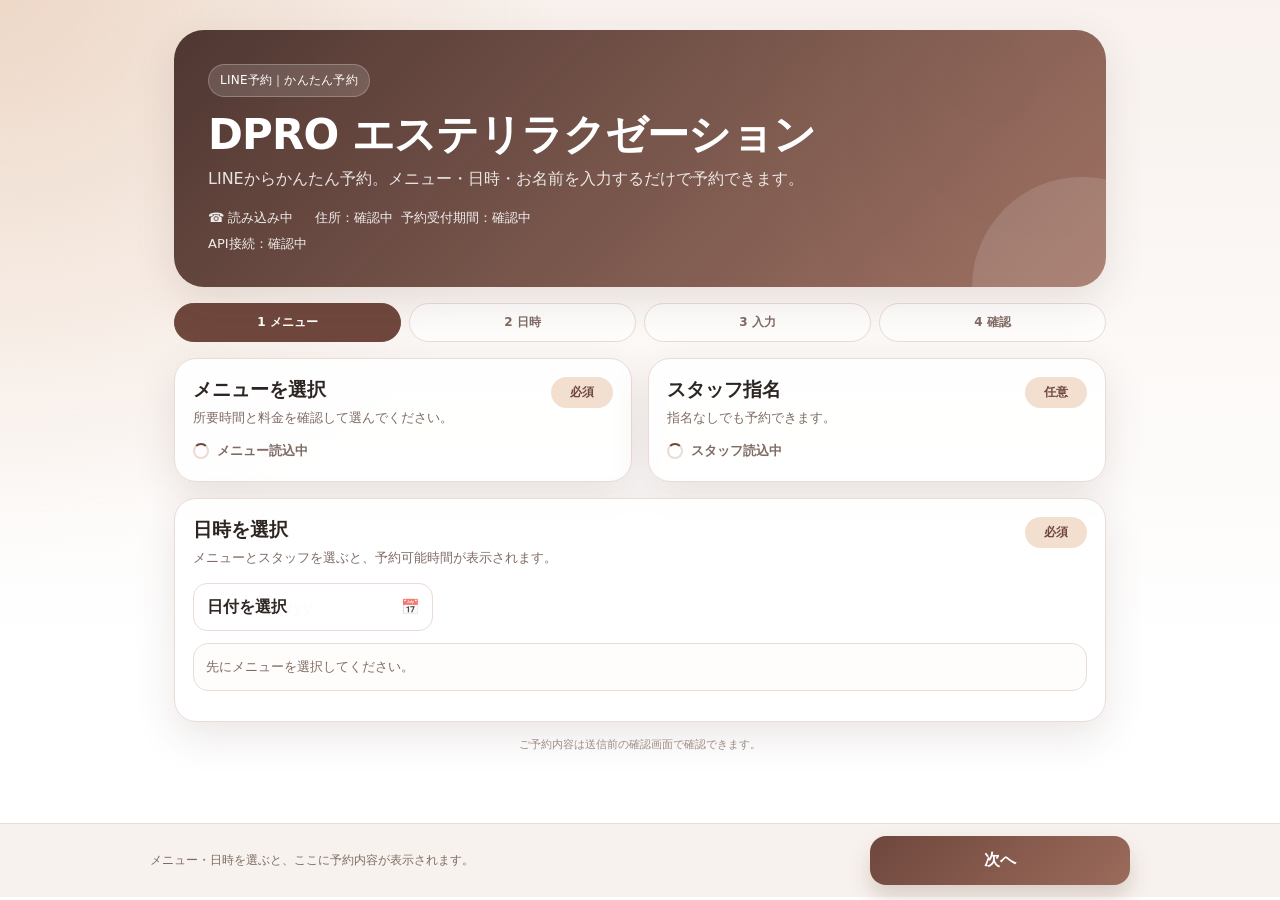
<file: index.html>
<!DOCTYPE html>
<!-- STEP ESTHE-NEXT-2 -->
<html lang="ja">
<head>
  <meta charset="UTF-8" />
  <meta name="viewport" content="width=device-width, initial-scale=1.0, viewport-fit=cover" />
  <title>DPRO エステ・リラクゼーション LINE｜シンプル予約</title>
  <meta name="description" content="DPRO エステ・リラクゼーション LINE シンプル予約画面" />
  <script src="https://static.line-scdn.net/liff/edge/2/sdk.js"></script>
  <style>
    :root {
      --bg: #f8f1ed;
      --bg2: #fffaf7;
      --card: #ffffff;
      --ink: #2d2522;
      --muted: #7f6b63;
      --line: #eadbd3;
      --main: #9b6b5b;
      --main2: #6f473d;
      --accent: #d9a77f;
      --accent2: #f3dfd0;
      --danger: #b64b4b;
      --ok: #2f8060;
      --shadow: 0 14px 40px rgba(82, 52, 42, 0.12);
      --radius: 22px;
      --radius2: 14px;
    }

    * { box-sizing: border-box; }

    body {
      margin: 0;
      font-family: system-ui, -apple-system, BlinkMacSystemFont, "Segoe UI", sans-serif;
      color: var(--ink);
      background:
        radial-gradient(circle at top left, rgba(217, 167, 127, 0.34), transparent 36%),
        linear-gradient(180deg, var(--bg) 0%, #ffffff 72%);
      min-height: 100vh;
    }

    button, input, select, textarea {
      font: inherit;
    }

    button {
      border: 0;
      cursor: pointer;
    }

    .page {
      width: min(980px, 100%);
      margin: 0 auto;
      padding: 20px 14px 42px;
    }

    .hero {
      border-radius: 30px;
      padding: 24px 20px;
      color: #fff;
      background:
        linear-gradient(135deg, rgba(65, 40, 35, 0.92), rgba(155, 107, 91, 0.95)),
        radial-gradient(circle at 86% 14%, rgba(255, 255, 255, 0.28), transparent 32%);
      box-shadow: var(--shadow);
      position: relative;
      overflow: hidden;
    }

    .hero::after {
      content: "";
      position: absolute;
      width: 220px;
      height: 220px;
      right: -86px;
      bottom: -110px;
      border-radius: 50%;
      background: rgba(255, 255, 255, 0.12);
    }

    .version {
      display: inline-flex;
      align-items: center;
      gap: 8px;
      padding: 7px 11px;
      border: 1px solid rgba(255,255,255,.24);
      border-radius: 999px;
      background: rgba(255,255,255,.14);
      font-size: 12px;
      letter-spacing: .02em;
      position: relative;
      z-index: 1;
    }

    h1 {
      margin: 15px 0 8px;
      font-size: clamp(26px, 7vw, 42px);
      line-height: 1.08;
      letter-spacing: -.02em;
      position: relative;
      z-index: 1;
    }

    .hero p {
      margin: 0;
      color: rgba(255,255,255,.86);
      line-height: 1.7;
      position: relative;
      z-index: 1;
    }

    .shop-mini {
      display: grid;
      grid-template-columns: 1fr;
      gap: 8px;
      margin-top: 16px;
      position: relative;
      z-index: 1;
    }

    .shop-mini span {
      display: inline-flex;
      align-items: center;
      gap: 8px;
      color: rgba(255,255,255,.9);
      font-size: 13px;
    }

    .progress {
      display: grid;
      grid-template-columns: repeat(4, 1fr);
      gap: 8px;
      margin: 16px 0;
    }

    .progress-item {
      padding: 10px 8px;
      text-align: center;
      border-radius: 999px;
      background: rgba(255,255,255,.72);
      border: 1px solid var(--line);
      color: var(--muted);
      font-size: 12px;
      font-weight: 700;
    }

    .progress-item.active {
      background: var(--main2);
      color: #fff;
      border-color: var(--main2);
    }

    .layout {
      display: grid;
      grid-template-columns: 1fr;
      gap: 16px;
    }

    .card {
      background: rgba(255,255,255,.92);
      border: 1px solid var(--line);
      border-radius: var(--radius);
      box-shadow: var(--shadow);
      padding: 18px;
      overflow: hidden;
    }

    .section-title {
      display: flex;
      justify-content: space-between;
      align-items: flex-start;
      gap: 12px;
      margin-bottom: 14px;
    }

    .section-title h2 {
      margin: 0;
      font-size: 19px;
    }

    .section-title p {
      margin: 5px 0 0;
      color: var(--muted);
      font-size: 13px;
      line-height: 1.6;
    }

    .badge {
      display: inline-flex;
      align-items: center;
      justify-content: center;
      flex: 0 0 auto;
      min-width: 62px;
      padding: 7px 10px;
      border-radius: 999px;
      background: var(--accent2);
      color: var(--main2);
      font-size: 12px;
      font-weight: 800;
    }

    .grid {
      display: grid;
      grid-template-columns: 1fr;
      gap: 10px;
    }

    .option {
      width: 100%;
      text-align: left;
      padding: 14px;
      border-radius: var(--radius2);
      border: 1px solid var(--line);
      background: #fff;
      color: var(--ink);
      transition: .16s ease;
    }

    .option:hover {
      transform: translateY(-1px);
      border-color: rgba(155,107,91,.42);
    }

    .option.selected {
      border-color: var(--main);
      background: #fff6f0;
      box-shadow: 0 0 0 3px rgba(155,107,91,.12);
    }

    .option-top {
      display: flex;
      justify-content: space-between;
      gap: 10px;
      align-items: flex-start;
    }

    .option-name {
      font-weight: 900;
      line-height: 1.35;
      font-size: 15px;
    }

    .option-price {
      white-space: nowrap;
      font-weight: 900;
      color: var(--main2);
    }

    .option-meta {
      display: flex;
      flex-wrap: wrap;
      gap: 7px;
      margin-top: 8px;
      color: var(--muted);
      font-size: 12px;
    }

    .chip {
      display: inline-flex;
      align-items: center;
      padding: 5px 8px;
      background: #f7ede7;
      border-radius: 999px;
      color: var(--muted);
      font-size: 12px;
      line-height: 1;
    }

    .option-desc {
      margin-top: 9px;
      color: var(--muted);
      line-height: 1.55;
      font-size: 13px;
    }

    .date-row {
      display: grid;
      grid-template-columns: 1fr;
      gap: 10px;
    }

    .date-input-wrap {
      display: flex;
      gap: 8px;
      align-items: stretch;
    }

    input[type="date"], input[type="text"], input[type="tel"], textarea {
      width: 100%;
      border: 1px solid var(--line);
      background: #fff;
      border-radius: 13px;
      padding: 13px 13px;
      color: var(--ink);
      outline: none;
      transition: .15s ease;
    }

    textarea {
      min-height: 92px;
      resize: vertical;
      line-height: 1.6;
    }

    input:focus, textarea:focus {
      border-color: var(--main);
      box-shadow: 0 0 0 3px rgba(155,107,91,.13);
    }

    .date-pills {
      display: flex;
      overflow-x: auto;
      gap: 8px;
      padding-bottom: 3px;
      -webkit-overflow-scrolling: touch;
    }

    .date-pill {
      min-width: 82px;
      padding: 11px 9px;
      border-radius: 15px;
      border: 1px solid var(--line);
      background: #fff;
      color: var(--ink);
      text-align: center;
      line-height: 1.2;
      flex: 0 0 auto;
    }

    .date-pill small {
      display: block;
      color: var(--muted);
      margin-top: 4px;
      font-size: 11px;
    }

    .date-pill.selected {
      color: #fff;
      border-color: var(--main2);
      background: var(--main2);
    }

    .slots {
      display: grid;
      grid-template-columns: repeat(3, 1fr);
      gap: 8px;
      margin-top: 12px;
    }

    .slot {
      padding: 12px 8px;
      border-radius: 14px;
      background: #fff;
      border: 1px solid var(--line);
      color: var(--ink);
      font-weight: 900;
      text-align: center;
    }

    .slot small {
      display: block;
      margin-top: 4px;
      font-weight: 700;
      color: var(--muted);
      font-size: 10px;
    }

    .slot.selected {
      background: var(--main2);
      color: #fff;
      border-color: var(--main2);
    }

    .slot.selected small {
      color: rgba(255,255,255,.76);
    }

    .slot.disabled {
      color: #b7a7a0;
      background: #f6efeb;
      cursor: not-allowed;
      text-decoration: line-through;
    }

    .form-grid {
      display: grid;
      grid-template-columns: 1fr;
      gap: 12px;
    }

    label.label {
      display: block;
      font-size: 13px;
      font-weight: 900;
      margin: 0 0 7px;
      color: var(--ink);
    }

    .required {
      color: var(--danger);
      margin-left: 4px;
    }

    .hint {
      margin-top: 6px;
      color: var(--muted);
      font-size: 12px;
      line-height: 1.5;
    }

    .check-row {
      display: flex;
      align-items: flex-start;
      gap: 10px;
      padding: 12px;
      border-radius: 14px;
      background: #fff8f4;
      border: 1px solid var(--line);
      color: var(--muted);
      line-height: 1.55;
      font-size: 13px;
    }

    .check-row input {
      margin-top: 4px;
      transform: scale(1.1);
      accent-color: var(--main2);
    }

    .summary {
      display: grid;
      gap: 8px;
    }

    .summary-row {
      display: grid;
      grid-template-columns: 96px 1fr;
      gap: 10px;
      padding: 10px 0;
      border-bottom: 1px solid #f0e5df;
    }

    .summary-row:last-child { border-bottom: 0; }

    .summary-key {
      color: var(--muted);
      font-size: 13px;
      font-weight: 800;
    }

    .summary-val {
      font-weight: 800;
      line-height: 1.45;
    }

    .actions {
      display: grid;
      grid-template-columns: 1fr;
      gap: 10px;
      margin-top: 14px;
    }

    .btn {
      width: 100%;
      border-radius: 16px;
      padding: 14px 16px;
      font-weight: 900;
      transition: .16s ease;
    }

    .btn:disabled {
      opacity: .52;
      cursor: not-allowed;
    }

    .btn-primary {
      color: #fff;
      background: linear-gradient(135deg, var(--main2), var(--main));
      box-shadow: 0 12px 22px rgba(111, 71, 61, .22);
    }

    .btn-secondary {
      color: var(--main2);
      background: #fff;
      border: 1px solid var(--line);
    }

    .btn-ghost {
      color: var(--muted);
      background: transparent;
      border: 1px dashed var(--line);
    }

    .btn:hover:not(:disabled) {
      transform: translateY(-1px);
    }

    .notice {
      margin-top: 12px;
      padding: 12px;
      border-radius: 15px;
      border: 1px solid var(--line);
      background: #fffdfb;
      color: var(--muted);
      line-height: 1.65;
      font-size: 13px;
    }

    .notice.ok {
      border-color: rgba(47,128,96,.2);
      background: #f3fbf7;
      color: #24654b;
    }

    .notice.error {
      border-color: rgba(182,75,75,.24);
      background: #fff4f4;
      color: var(--danger);
    }

    .fixed-footer {
      position: sticky;
      bottom: 0;
      margin: 16px -14px -42px;
      padding: 12px 14px calc(12px + env(safe-area-inset-bottom));
      background: rgba(248,241,237,.9);
      backdrop-filter: blur(10px);
      border-top: 1px solid var(--line);
      z-index: 10;
    }

    .footer-inner {
      width: min(980px, 100%);
      margin: 0 auto;
      display: grid;
      grid-template-columns: 1fr;
      gap: 9px;
    }

    .mini-summary {
      color: var(--muted);
      font-size: 12px;
      line-height: 1.45;
      white-space: nowrap;
      overflow: hidden;
      text-overflow: ellipsis;
    }

    .loading {
      display: inline-flex;
      align-items: center;
      gap: 8px;
      color: var(--muted);
      font-size: 13px;
      font-weight: 800;
    }

    .spinner {
      width: 16px;
      height: 16px;
      border-radius: 50%;
      border: 2px solid #eadbd3;
      border-top-color: var(--main2);
      animation: spin .7s linear infinite;
    }

    @keyframes spin { to { transform: rotate(360deg); } }

    .hidden { display: none !important; }

    .complete-card {
      text-align: center;
      padding: 24px 16px;
    }

    .complete-mark {
      width: 58px;
      height: 58px;
      display: inline-grid;
      place-items: center;
      border-radius: 50%;
      background: #effaf4;
      color: var(--ok);
      font-size: 28px;
      margin-bottom: 12px;
    }

    .complete-card h2 {
      margin: 0 0 8px;
      font-size: 23px;
    }

    .complete-card p {
      margin: 0;
      color: var(--muted);
      line-height: 1.7;
    }

    .dev-note {
      margin-top: 14px;
      color: #9d8b84;
      font-size: 11px;
      text-align: center;
      line-height: 1.6;
    }

    @media (min-width: 720px) {
      .page { padding: 30px 24px 54px; }
      .hero { padding: 34px 34px; }
      .shop-mini { grid-template-columns: repeat(3, auto); justify-content: start; }
      .layout { grid-template-columns: 1fr 1fr; align-items: start; }
      .card.full { grid-column: 1 / -1; }
      .grid.two { grid-template-columns: repeat(2, 1fr); }
      .slots { grid-template-columns: repeat(5, 1fr); }
      .date-row { grid-template-columns: 240px 1fr; align-items: start; }
      .form-grid { grid-template-columns: 1fr 1fr; }
      .form-grid .wide { grid-column: 1 / -1; }
      .actions { grid-template-columns: 1fr 1fr; }
      .fixed-footer { margin-left: -24px; margin-right: -24px; }
      .footer-inner { grid-template-columns: 1fr 260px; align-items: center; }
    }
  
/* STEP ESTHE-7: Windows/Chromeのdate入力で曜日が空欄表示になる対策 */
.dateFieldV7{
  position:relative;
  width:100%;
}
.dateFieldV7 > input[type="date"]{
  position:absolute !important;
  inset:0 !important;
  width:100% !important;
  height:100% !important;
  opacity:0.01 !important;
  z-index:2 !important;
  cursor:pointer !important;
}
.dateFieldV7 > .dateDisplayV7{
  width:100% !important;
  min-height:48px !important;
  border:1px solid var(--line) !important;
  background:#fff !important;
  color:var(--text, var(--ink, #2d2522)) !important;
  border-radius:14px !important;
  padding:12px 42px 12px 13px !important;
  text-align:left !important;
  font:inherit !important;
  font-weight:900 !important;
  box-shadow:none !important;
  cursor:pointer !important;
  justify-content:flex-start !important;
}
.dateFieldV7 > .dateDisplayV7:focus{
  outline:none !important;
  border-color:var(--main) !important;
  box-shadow:0 0 0 4px rgba(123,75,62,.10) !important;
}
.dateFieldV7::after{
  content:"📅";
  position:absolute;
  right:13px;
  top:50%;
  transform:translateY(-50%);
  z-index:1;
  pointer-events:none;
  opacity:.72;
  font-size:15px;
}

  </style>
</head>
<body>
  <div class="page">
    <header class="hero">
      <div class="version">LINE予約｜かんたん予約</div>
      <h1 id="shopTitle">DPRO エステリラクゼーション</h1>
      <p id="shopLead">LINEからかんたん予約。メニュー・日時・お名前を入力するだけで予約できます。</p>
      <div class="shop-mini">
        <span id="shopPhone">☎ 読み込み中</span>
        <span id="shopAddress">住所：確認中</span>
        <span id="bookingRange">予約受付期間：確認中</span>
        <span id="apiStatus">API接続：確認中</span>
      </div>
    </header>

    <nav class="progress" aria-label="予約ステップ">
      <div class="progress-item active" data-progress="1">1 メニュー</div>
      <div class="progress-item" data-progress="2">2 日時</div>
      <div class="progress-item" data-progress="3">3 入力</div>
      <div class="progress-item" data-progress="4">4 確認</div>
    </nav>

    <main id="app">
      <div id="globalMessage" class="notice hidden"></div>

      <section id="stepSelect" class="layout">
        <div class="card">
          <div class="section-title">
            <div>
              <h2>メニューを選択</h2>
              <p>所要時間と料金を確認して選んでください。</p>
            </div>
            <span class="badge">必須</span>
          </div>
          <div id="menuList" class="grid"></div>
          <div id="menuLoading" class="loading"><span class="spinner"></span>メニュー読込中</div>
        </div>

        <div class="card">
          <div class="section-title">
            <div>
              <h2>スタッフ指名</h2>
              <p>指名なしでも予約できます。</p>
            </div>
            <span class="badge">任意</span>
          </div>
          <div id="staffList" class="grid"></div>
          <div id="staffLoading" class="loading"><span class="spinner"></span>スタッフ読込中</div>
        </div>

        <div class="card full">
          <div class="section-title">
            <div>
              <h2>日時を選択</h2>
              <p>メニューとスタッフを選ぶと、予約可能時間が表示されます。</p>
            </div>
            <span class="badge">必須</span>
          </div>

          <div class="date-row">
            <div class="date-input-wrap">
              <input id="dateInput" type="date" aria-label="予約日" />
            </div>
            <div id="datePills" class="date-pills" aria-label="日付候補"></div>
          </div>

          <div id="slotMessage" class="notice">先にメニューを選択してください。</div>
          <div id="slotList" class="slots"></div>
        </div>
      </section>

      <section id="stepForm" class="card hidden">
        <div class="section-title">
          <div>
            <h2>お客様情報を入力</h2>
            <p>予約確認に必要な情報を入力してください。</p>
          </div>
          <span class="badge">入力</span>
        </div>

        <div class="form-grid">
          <div>
            <label class="label" for="customerName">お名前<span class="required">*</span></label>
            <input id="customerName" type="text" placeholder="例：山田 花子" autocomplete="name" />
          </div>
          <div>
            <label class="label" for="customerPhone">電話番号<span class="required">*</span></label>
            <input id="customerPhone" type="tel" placeholder="例：08012345678" autocomplete="tel" inputmode="tel" />
            <div class="hint">ハイフンあり・なし、どちらでも大丈夫です。</div>
          </div>
          <div class="wide">
            <label class="label" for="requestNote">ご要望・気になること</label>
            <textarea id="requestNote" placeholder="例：肩こりが気になります。静かに過ごしたいです。"></textarea>
          </div>
          <div class="wide">
            <label class="check-row">
              <input id="firstVisit" type="checkbox" checked />
              <span>初めての来店です。必要に応じて、当日カウンセリングをお願いします。</span>
            </label>
          </div>
        </div>

        <div class="actions">
          <button class="btn btn-secondary" type="button" onclick="goStep('select')">戻って選び直す</button>
          <button class="btn btn-primary" type="button" onclick="goStep('confirm')">予約内容を確認する</button>
        </div>
      </section>

      <section id="stepConfirm" class="card hidden">
        <div class="section-title">
          <div>
            <h2>予約内容の確認</h2>
            <p>内容に間違いがなければ、予約を送信してください。</p>
          </div>
          <span class="badge">確認</span>
        </div>

        <div id="confirmSummary" class="summary"></div>
        <div id="submitMessage" class="notice hidden"></div>

        <div class="actions">
          <button id="backToFormBtn" class="btn btn-secondary" type="button" onclick="goStep('form')">入力に戻る</button>
          <button id="submitBtn" class="btn btn-primary" type="button" onclick="submitReservation()">この内容で予約する</button>
        </div>
      </section>

      <section id="stepComplete" class="card complete-card hidden">
        <div class="complete-mark">✓</div>
        <h2>予約を受付しました</h2>
        <p id="completeText">予約内容を確認しています。</p>
        <div id="completeSummary" class="summary" style="margin-top:18px;text-align:left;"></div>
        <div class="actions">
          <button class="btn btn-secondary" type="button" onclick="resetReservation()">別の予約をする</button>
          <button class="btn btn-ghost" type="button" onclick="reloadMyReservation()">同じ電話番号で確認する</button>
        </div>
      </section>
    </main>

    <div class="dev-note">ご予約内容は送信前の確認画面で確認できます。</div>
  </div>

  <footer class="fixed-footer">
    <div class="footer-inner">
      <div id="miniSummary" class="mini-summary">メニュー・日時を選ぶと、ここに予約内容が表示されます。</div>
      <button id="footerNextBtn" class="btn btn-primary" type="button" onclick="footerNext()">次へ</button>
    </div>
  </footer>

  <script>
    // =========================================================
    // STEP ESTHE-7
    // DPRO エステ・リラクゼーション LINE
    // シンプル予約版 index.html 完全版
    // Version: ESTHE-3-SIMPLE-RESERVATION-INDEX-20260710
    // =========================================================

    const VERSION = 'ESTHE-NEXT-2-PUBLIC-SIMPLE-20260723';
    const API_BASE = 'https://dpro-esthe-relax-line-api.dpromstk2000.workers.dev';
    const SHOP_CODE = 'esthe_demo_default';
    const JST_TIMEZONE = 'Asia/Tokyo';

    const state = {
      settings: null,
      shop: null,
      menus: [],
      staff: [],
      slots: [],
      selectedMenu: null,
      selectedStaff: null,
      selectedDate: '',
      selectedSlot: null,
      currentStep: 'select',
      lineUser: {
        line_user_id: '',
        line_display_name: ''
      },
      lastReservation: null
    };

    const el = (id) => document.getElementById(id);

    document.addEventListener('DOMContentLoaded', async () => {
      el('apiBaseText').textContent = API_BASE;
      hydrateFromUrlParams();
      await initLiffIfAvailable();
      await loadInitialData();
      updateFooter();
    });

    function apiUrl(path, params = {}) {
      const url = new URL(API_BASE + path);
      url.searchParams.set('shop_code', SHOP_CODE);
      Object.entries(params).forEach(([key, value]) => {
        if (value !== undefined && value !== null && value !== '') url.searchParams.set(key, value);
      });
      return url.toString();
    }

    async function fetchJson(url, options = {}) {
      const res = await fetch(url, {
        ...options,
        headers: {
          'Content-Type': 'application/json',
          ...(options.headers || {})
        }
      });
      const data = await res.json().catch(() => ({}));
      if (!res.ok || data.ok === false) {
        throw new Error(data.message || data.error || 'API通信に失敗しました。');
      }
      return data;
    }

    function hydrateFromUrlParams() {
      const p = new URLSearchParams(location.search);
      const name = p.get('name') || p.get('customer_name') || '';
      const phone = p.get('phone') || p.get('tel') || '';
      const lineUserId = p.get('line_user_id') || '';
      const displayName = p.get('line_display_name') || p.get('display_name') || '';

      state.lineUser.line_user_id = lineUserId;
      state.lineUser.line_display_name = displayName;

      if (name) el('customerName').value = name;
      if (phone) el('customerPhone').value = phone;
    }

    async function initLiffIfAvailable() {
      // LIFF IDは本番導入時に設定します。未設定時はブラウザデモとして動作します。
      const LIFF_ID = '';
      if (!LIFF_ID || !window.liff) return;

      try {
        await liff.init({ liffId: LIFF_ID });
        if (liff.isLoggedIn()) {
          const profile = await liff.getProfile();
          state.lineUser.line_user_id = profile.userId || '';
          state.lineUser.line_display_name = profile.displayName || '';
          if (!el('customerName').value && profile.displayName) {
            el('customerName').value = profile.displayName;
          }
        }
      } catch (error) {
        console.warn('LIFF初期化はスキップしました', error);
      }
    }

    async function loadInitialData() {
      showGlobalMessage('店舗情報を読み込んでいます。', '');
      try {
        const data = await fetchJson(apiUrl('/api/public/settings'));
        state.settings = data;
        state.shop = data.shop;
        state.menus = data.menus || [];
        state.staff = data.staff || [];

        applyShopInfo(data);
        renderMenus();
        renderStaff();
        setupDate(data.booking_range);
        hideGlobalMessage();
        el('apiStatus').textContent = 'API接続：OK';
      } catch (error) {
        showGlobalMessage('読み込みに失敗しました：' + error.message, 'error');
        el('apiStatus').textContent = 'API接続：エラー';
      } finally {
        el('menuLoading').classList.add('hidden');
        el('staffLoading').classList.add('hidden');
      }
    }

    function applyShopInfo(data) {
      const shop = data.shop || {};
      const title = shop.display_name || shop.shop_name || 'DPRO エステリラクゼーション';
      el('shopTitle').textContent = title;
      el('shopLead').textContent = shop.description || 'LINEからかんたん予約。メニュー・日時・お名前を入力するだけで予約できます。';
      el('shopPhone').textContent = shop.phone ? '☎ ' + shop.phone : '☎ 電話番号未設定';
      el('shopAddress').textContent = shop.address ? '住所：' + shop.address : '住所：未設定';

      if (data.booking_range) {
        el('bookingRange').textContent = `予約受付期間：${formatDateShort(data.booking_range.from)}〜${formatDateShort(data.booking_range.to)}`;
      }
    }

    function renderMenus() {
      const box = el('menuList');
      box.innerHTML = '';
      if (!state.menus.length) {
        box.innerHTML = '<div class="notice error">有効なメニューがありません。</div>';
        return;
      }

      state.menus.forEach((menu) => {
        const btn = document.createElement('button');
        btn.type = 'button';
        btn.className = 'option';
        btn.dataset.menuId = menu.id;
        btn.innerHTML = `
          <div class="option-top">
            <div class="option-name">${escapeHtml(menu.menu_name)}</div>
            <div class="option-price">${formatYen(menu.price_yen)}</div>
          </div>
          <div class="option-meta">
            <span class="chip">${Number(menu.duration_minutes || 60)}分</span>
            ${menu.is_first_visit ? '<span class="chip">初回おすすめ</span>' : ''}
            ${menu.is_ticket_target ? '<span class="chip">回数券対象</span>' : ''}
          </div>
          ${menu.description ? `<div class="option-desc">${escapeHtml(menu.description)}</div>` : ''}
        `;
        btn.onclick = () => selectMenu(menu.id);
        box.appendChild(btn);
      });

      selectMenu(state.menus[0].id, true);
    }

    function renderStaff() {
      const box = el('staffList');
      box.innerHTML = '';
      if (!state.staff.length) {
        box.innerHTML = '<div class="notice">スタッフ情報が未設定です。指名なしで予約します。</div>';
        return;
      }

      state.staff.forEach((staff) => {
        const btn = document.createElement('button');
        btn.type = 'button';
        btn.className = 'option';
        btn.dataset.staffId = staff.id;
        btn.innerHTML = `
          <div class="option-top">
            <div class="option-name">${escapeHtml(staff.staff_name || '指名なし')}</div>
            <div class="option-price">${Number(staff.nomination_fee_yen || 0) ? formatYen(staff.nomination_fee_yen) : '指名料なし'}</div>
          </div>
          <div class="option-meta">
            <span class="chip">${staff.staff_code === 'omakase' ? 'おすすめ自動割当' : 'スタッフ指名'}</span>
          </div>
          ${staff.profile ? `<div class="option-desc">${escapeHtml(staff.profile)}</div>` : ''}
        `;
        btn.onclick = () => selectStaff(staff.id);
        box.appendChild(btn);
      });

      const omakase = state.staff.find((s) => s.staff_code === 'omakase') || state.staff[0];
      if (omakase) selectStaff(omakase.id, true);
    }

    function setupDate(range) {
      const today = toJstDateString(new Date());
      const from = range?.from || today;
      const to = range?.to || addDays(from, 60);
      const initial = from;

      el('dateInput').min = from;
      el('dateInput').max = to;
      el('dateInput').value = initial;
      state.selectedDate = initial;
      el('dateInput').addEventListener('change', () => {
        state.selectedDate = el('dateInput').value;
        state.selectedSlot = null;
        renderDatePills();
        loadSlots();
        updateFooter();
      });

      renderDatePills();
      loadSlots();
    }

    function renderDatePills() {
      const box = el('datePills');
      box.innerHTML = '';
      const start = el('dateInput').min || toJstDateString(new Date());
      for (let i = 0; i < 14; i++) {
        const date = addDays(start, i);
        const btn = document.createElement('button');
        btn.type = 'button';
        btn.className = 'date-pill' + (date === state.selectedDate ? ' selected' : '');
        btn.innerHTML = `${formatDateShort(date)}<small>${weekdayLabel(date)}</small>`;
        btn.onclick = () => {
          state.selectedDate = date;
          state.selectedSlot = null;
          el('dateInput').value = date;
          renderDatePills();
          loadSlots();
          updateFooter();
        };
        box.appendChild(btn);
      }
    }

    function selectMenu(menuId, silent = false) {
      state.selectedMenu = state.menus.find((m) => m.id === menuId) || null;
      document.querySelectorAll('[data-menu-id]').forEach((node) => {
        node.classList.toggle('selected', node.dataset.menuId === menuId);
      });
      state.selectedSlot = null;
      if (!silent) loadSlots();
      updateFooter();
    }

    function selectStaff(staffId, silent = false) {
      state.selectedStaff = state.staff.find((s) => s.id === staffId) || null;
      document.querySelectorAll('[data-staff-id]').forEach((node) => {
        node.classList.toggle('selected', node.dataset.staffId === staffId);
      });
      state.selectedSlot = null;
      if (!silent) loadSlots();
      updateFooter();
    }

    async function loadSlots() {
      const message = el('slotMessage');
      const list = el('slotList');
      list.innerHTML = '';

      if (!state.selectedMenu || !state.selectedDate) {
        message.className = 'notice';
        message.textContent = '先にメニューと日付を選択してください。';
        return;
      }

      message.className = 'notice';
      message.innerHTML = '<span class="loading"><span class="spinner"></span>空き時間を確認しています</span>';

      try {
        const data = await fetchJson(apiUrl('/api/public/slots', {
          date: state.selectedDate,
          menu_id: state.selectedMenu.id,
          staff_id: state.selectedStaff?.id || ''
        }));
        state.slots = data.slots || [];

        if (data.closed) {
          message.className = 'notice error';
          message.textContent = data.reason || 'この日は予約できません。';
          updateFooter();
          return;
        }

        const availableCount = state.slots.filter((s) => s.available).length;
        message.className = availableCount ? 'notice ok' : 'notice error';
        message.textContent = availableCount
          ? `${formatDateLong(state.selectedDate)} は ${availableCount} 枠予約できます。`
          : 'この日は予約できる空き枠がありません。別の日を選択してください。';

        renderSlots();
      } catch (error) {
        message.className = 'notice error';
        message.textContent = '空き時間の取得に失敗しました：' + error.message;
      }
      updateFooter();
    }

    function renderSlots() {
      const list = el('slotList');
      list.innerHTML = '';

      state.slots.forEach((slot) => {
        const btn = document.createElement('button');
        btn.type = 'button';
        btn.className = 'slot' + (!slot.available ? ' disabled' : '') + (state.selectedSlot?.time === slot.time ? ' selected' : '');
        btn.disabled = !slot.available;
        btn.innerHTML = `${slot.time}<small>${slot.available ? slot.label : (slot.reasons?.[0] || slot.label || '不可')}</small>`;
        btn.onclick = () => selectSlot(slot.time);
        list.appendChild(btn);
      });
    }

    function selectSlot(time) {
      state.selectedSlot = state.slots.find((s) => s.time === time) || null;
      renderSlots();
      updateFooter();
    }

    function footerNext() {
      if (state.currentStep === 'select') {
        if (!validateSelection()) return;
        goStep('form');
        return;
      }
      if (state.currentStep === 'form') {
        goStep('confirm');
        return;
      }
      if (state.currentStep === 'confirm') {
        submitReservation();
      }
    }

    function goStep(step) {
      if (step === 'form' && !validateSelection()) return;
      if (step === 'confirm') {
        if (!validateSelection() || !validateCustomerForm()) return;
        renderConfirm();
      }

      state.currentStep = step;
      el('stepSelect').classList.toggle('hidden', step !== 'select');
      el('stepForm').classList.toggle('hidden', step !== 'form');
      el('stepConfirm').classList.toggle('hidden', step !== 'confirm');
      el('stepComplete').classList.toggle('hidden', step !== 'complete');
      updateProgress(step);
      updateFooter();
      window.scrollTo({ top: 0, behavior: 'smooth' });
    }

    function updateProgress(step) {
      const map = { select: 1, form: 3, confirm: 4, complete: 4 };
      const active = map[step] || 1;
      document.querySelectorAll('[data-progress]').forEach((node) => {
        node.classList.toggle('active', Number(node.dataset.progress) <= active);
      });
    }

    function validateSelection() {
      if (!state.selectedMenu) {
        showGlobalMessage('メニューを選択してください。', 'error');
        return false;
      }
      if (!state.selectedDate) {
        showGlobalMessage('日付を選択してください。', 'error');
        return false;
      }
      if (!state.selectedSlot) {
        showGlobalMessage('予約時間を選択してください。', 'error');
        return false;
      }
      hideGlobalMessage();
      return true;
    }

    function validateCustomerForm() {
      const name = el('customerName').value.trim();
      const phone = el('customerPhone').value.trim();
      if (!name) {
        showGlobalMessage('お名前を入力してください。', 'error');
        return false;
      }
      if (!phone) {
        showGlobalMessage('電話番号を入力してください。', 'error');
        return false;
      }
      if (normalizePhone(phone).length < 10) {
        showGlobalMessage('電話番号を確認してください。', 'error');
        return false;
      }
      hideGlobalMessage();
      return true;
    }

    function renderConfirm() {
      const rows = buildSummaryRows();
      el('confirmSummary').innerHTML = rows.map(([key, val]) => `
        <div class="summary-row">
          <div class="summary-key">${escapeHtml(key)}</div>
          <div class="summary-val">${escapeHtml(val || '—')}</div>
        </div>
      `).join('');
    }

    function buildSummaryRows() {
      return [
        ['店舗', state.shop?.display_name || state.shop?.shop_name || 'DPRO エステリラクゼーション'],
        ['メニュー', `${state.selectedMenu?.menu_name || ''}（${formatYen(state.selectedMenu?.price_yen)} / ${Number(state.selectedMenu?.duration_minutes || 60)}分）`],
        ['スタッフ', state.selectedStaff?.staff_name || '指名なし'],
        ['日時', `${formatDateLong(state.selectedDate)} ${state.selectedSlot?.time || ''}`],
        ['お名前', el('customerName').value.trim()],
        ['電話番号', el('customerPhone').value.trim()],
        ['ご要望', el('requestNote').value.trim()],
        ['初回来店', el('firstVisit').checked ? 'はい' : 'いいえ']
      ];
    }

    async function submitReservation() {
      if (!validateSelection() || !validateCustomerForm()) return;

      const submitBtn = el('submitBtn');
      const backBtn = el('backToFormBtn');
      const msg = el('submitMessage');
      submitBtn.disabled = true;
      backBtn.disabled = true;
      submitBtn.textContent = '予約送信中...';
      msg.className = 'notice';
      msg.textContent = '予約を送信しています。画面を閉じずにお待ちください。';

      const body = {
        shop_code: SHOP_CODE,
        customer_name: el('customerName').value.trim(),
        customer_phone: normalizePhone(el('customerPhone').value.trim()),
        line_user_id: state.lineUser.line_user_id,
        line_display_name: state.lineUser.line_display_name,
        menu_id: state.selectedMenu.id,
        staff_id: state.selectedStaff?.id || undefined,
        date: state.selectedDate,
        time: state.selectedSlot.time,
        request_note: el('requestNote').value.trim(),
        is_first_visit: el('firstVisit').checked,
        source: 'liff',
        created_by: 'STEP_ESTHE_3_R1_index_html'
      };

      try {
        const data = await fetchJson(apiUrl('/api/public/reservations'), {
          method: 'POST',
          body: JSON.stringify(body)
        });
        state.lastReservation = data.reservation;
        renderComplete(data);
        goStep('complete');
      } catch (error) {
        msg.className = 'notice error';
        msg.textContent = '予約できませんでした：' + error.message;
      } finally {
        submitBtn.disabled = false;
        backBtn.disabled = false;
        submitBtn.textContent = 'この内容で予約する';
      }
    }

    function renderComplete(data) {
      const reservation = data.reservation || {};
      const customer = data.customer || {};
      el('completeText').textContent = data.completion_message || 'ご予約ありがとうございます。変更やキャンセルがある場合は、お早めにお知らせください。';

      const rows = [
        ['予約番号', reservation.reservation_code || reservation.id || '—'],
        ['メニュー', reservation.menu_name || state.selectedMenu?.menu_name || '—'],
        ['スタッフ', reservation.staff_name || state.selectedStaff?.staff_name || '指名なし'],
        ['日時', reservation.start_at ? formatDateTimeJst(reservation.start_at) : `${formatDateLong(state.selectedDate)} ${state.selectedSlot?.time || ''}`],
        ['お名前', customer.customer_name || el('customerName').value.trim()],
        ['電話番号', customer.phone || el('customerPhone').value.trim()]
      ];

      el('completeSummary').innerHTML = rows.map(([key, val]) => `
        <div class="summary-row">
          <div class="summary-key">${escapeHtml(key)}</div>
          <div class="summary-val">${escapeHtml(String(val || '—'))}</div>
        </div>
      `).join('');
    }

    async function reloadMyReservation() {
      const phone = normalizePhone(el('customerPhone').value.trim());
      if (!phone) {
        showGlobalMessage('電話番号が入力されていないため確認できません。', 'error');
        return;
      }
      try {
        const data = await fetchJson(apiUrl('/api/public/my-page', { phone }));
        if (!data.found) {
          showGlobalMessage('予約情報が見つかりませんでした。', 'error');
          return;
        }
        const next = data.next_reservations?.[0];
        if (next) {
          showGlobalMessage(`次回予約：${next.menu_name} / ${formatDateTimeJst(next.start_at)}`, 'ok');
        } else {
          showGlobalMessage('現在、次回予約はありません。', '');
        }
      } catch (error) {
        showGlobalMessage('確認に失敗しました：' + error.message, 'error');
      }
    }

    function resetReservation() {
      state.selectedSlot = null;
      state.lastReservation = null;
      el('requestNote').value = '';
      goStep('select');
      loadSlots();
    }

    function updateFooter() {
      const mini = [];
      if (state.selectedMenu) mini.push(state.selectedMenu.menu_name);
      if (state.selectedDate) mini.push(formatDateShort(state.selectedDate));
      if (state.selectedSlot) mini.push(state.selectedSlot.time);
      if (state.selectedStaff) mini.push(state.selectedStaff.staff_name);
      el('miniSummary').textContent = mini.length ? mini.join(' / ') : 'メニュー・日時を選ぶと、ここに予約内容が表示されます。';

      const btn = el('footerNextBtn');
      if (state.currentStep === 'select') {
        btn.textContent = 'お客様情報へ進む';
        btn.disabled = !(state.selectedMenu && state.selectedDate && state.selectedSlot);
      } else if (state.currentStep === 'form') {
        btn.textContent = '予約内容を確認する';
        btn.disabled = false;
      } else if (state.currentStep === 'confirm') {
        btn.textContent = 'この内容で予約する';
        btn.disabled = false;
      } else {
        btn.textContent = '別の予約をする';
        btn.disabled = false;
        btn.onclick = resetReservation;
        return;
      }
      btn.onclick = footerNext;
    }

    function showGlobalMessage(text, type) {
      const box = el('globalMessage');
      box.className = 'notice' + (type ? ' ' + type : '');
      box.textContent = text;
      box.classList.remove('hidden');
    }

    function hideGlobalMessage() {
      el('globalMessage').classList.add('hidden');
    }

    function normalizePhone(value) {
      return String(value || '').replace(/[ー−‐―\s]/g, '').replace(/[^0-9+]/g, '');
    }

    function formatYen(value) {
      const n = Number(value || 0);
      return n ? n.toLocaleString('ja-JP') + '円' : '無料';
    }

    function escapeHtml(value) {
      return String(value ?? '')
        .replace(/&/g, '&amp;')
        .replace(/</g, '&lt;')
        .replace(/>/g, '&gt;')
        .replace(/"/g, '&quot;')
        .replace(/'/g, '&#039;');
    }

    function toJstDateString(date) {
      const parts = new Intl.DateTimeFormat('ja-JP', {
        timeZone: JST_TIMEZONE,
        year: 'numeric',
        month: '2-digit',
        day: '2-digit'
      }).formatToParts(date);
      const y = parts.find((p) => p.type === 'year').value;
      const m = parts.find((p) => p.type === 'month').value;
      const d = parts.find((p) => p.type === 'day').value;
      return `${y}-${m}-${d}`;
    }

    function addDays(yyyyMmDd, days) {
      const [y, m, d] = yyyyMmDd.split('-').map(Number);
      const base = new Date(Date.UTC(y, m - 1, d));
      base.setUTCDate(base.getUTCDate() + days);
      return base.toISOString().slice(0, 10);
    }

    function formatDateShort(date) {
      const [, m, d] = date.split('-');
      return `${Number(m)}/${Number(d)}`;
    }

    function formatDateLong(date) {
      const [y, m, d] = date.split('-');
      return `${Number(y)}年${Number(m)}月${Number(d)}日（${weekdayLabel(date)}）`;
    }

    function weekdayLabel(date) {
      const [y, m, d] = date.split('-').map(Number);
      const day = new Date(Date.UTC(y, m - 1, d)).getUTCDay();
      return ['日', '月', '火', '水', '木', '金', '土'][day];
    }

    function formatDateTimeJst(iso) {
      return new Intl.DateTimeFormat('ja-JP', {
        timeZone: JST_TIMEZONE,
        year: 'numeric',
        month: 'long',
        day: 'numeric',
        weekday: 'short',
        hour: '2-digit',
        minute: '2-digit',
        hour12: false
      }).format(new Date(iso));
    }
  

/* STEP ESTHE-7: date入力の曜日表示ブラッシュアップ */
(function(){
  function weekdayLabelV7(yyyyMmDd){
    const parts = String(yyyyMmDd || "").split("-").map(Number);
    if(parts.length !== 3 || parts.some(Number.isNaN)) return "";
    const day = new Date(Date.UTC(parts[0], parts[1] - 1, parts[2])).getUTCDay();
    return ["日","月","火","水","木","金","土"][day] || "";
  }

  function dateDisplayTextV7(value){
    if(!value) return "日付を選択";
    const parts = String(value).split("-");
    if(parts.length !== 3) return value;
    const y = Number(parts[0]);
    const m = Number(parts[1]);
    const d = Number(parts[2]);
    const w = weekdayLabelV7(value);
    return `${y}年${m}月${d}日（${w}）`;
  }

  function updateDateDisplaysV7(){
    document.querySelectorAll(".dateFieldV7").forEach((wrap) => {
      const input = wrap.querySelector('input[type="date"]');
      const display = wrap.querySelector(".dateDisplayV7");
      if(input && display) display.textContent = dateDisplayTextV7(input.value);
    });
  }

  function enhanceDateInputsV7(){
    document.querySelectorAll('input[type="date"]:not([data-esthe-v7-date])').forEach((input) => {
      input.setAttribute("data-esthe-v7-date", "1");
      const wrap = document.createElement("div");
      wrap.className = "dateFieldV7";
      input.parentNode.insertBefore(wrap, input);
      wrap.appendChild(input);

      const display = document.createElement("button");
      display.type = "button";
      display.className = "dateDisplayV7";
      wrap.insertBefore(display, input);

      display.addEventListener("click", () => {
        if(typeof input.showPicker === "function"){
          input.showPicker();
        }else{
          input.focus();
          input.click();
        }
      });

      input.addEventListener("change", updateDateDisplaysV7);
      updateDateDisplaysV7();
    });
  }

  document.addEventListener("DOMContentLoaded", () => {
    setTimeout(enhanceDateInputsV7, 80);
    setTimeout(updateDateDisplaysV7, 160);
  });
  document.addEventListener("click", () => setTimeout(updateDateDisplaysV7, 60), true);
  document.addEventListener("change", () => setTimeout(updateDateDisplaysV7, 30), true);
  window.dproEstheUpdateDateDisplaysV7 = updateDateDisplaysV7;
})();

</script>
</body>
</html>
</file>
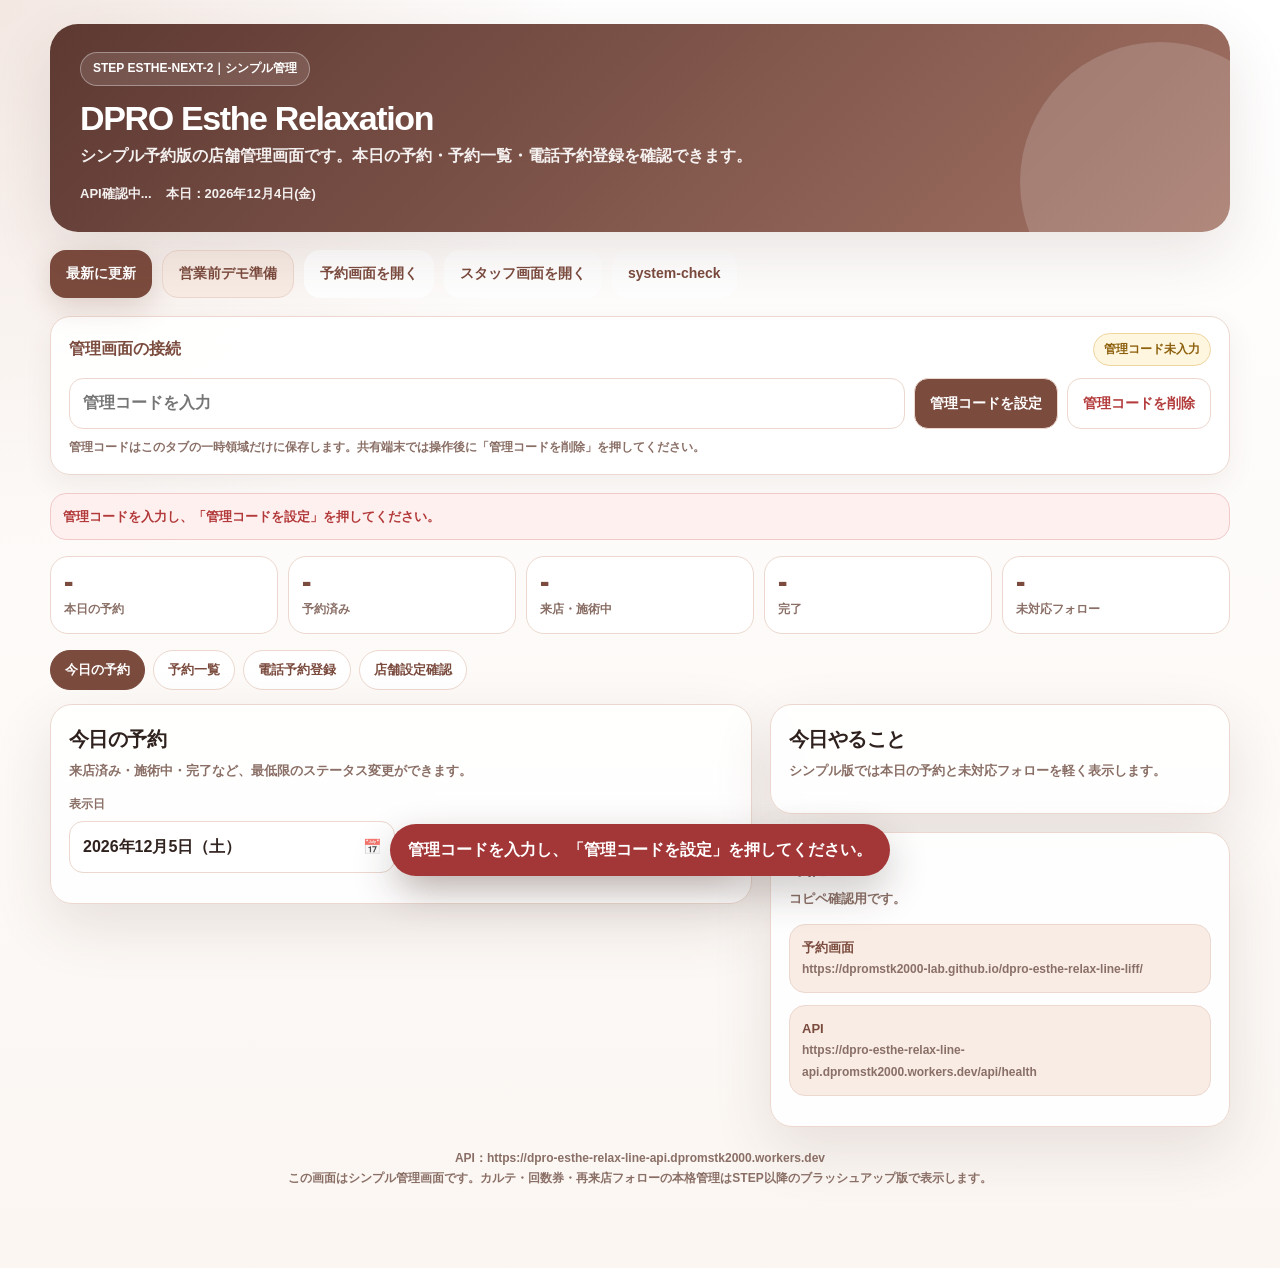
<file: admin.html>
<!doctype html>
<!-- STEP ESTHE-NEXT-2 -->
<html lang="ja">
<head>
  <meta charset="utf-8" />
  <meta name="viewport" content="width=device-width, initial-scale=1" />
  <title>DPRO Esthe Relaxation｜シンプル管理画面</title>
  <meta name="robots" content="noindex,nofollow" />
  <style>
    :root{
      --bg:#fbf6f2;
      --bg2:#fffaf7;
      --card:#ffffff;
      --main:#7b4b3e;
      --main2:#9b6758;
      --soft:#f2ded3;
      --soft2:#f8ece5;
      --line:#ecd8ce;
      --text:#2f211d;
      --muted:#8a6f66;
      --ok:#14855f;
      --okbg:#eaf8f1;
      --warn:#a86c00;
      --warnbg:#fff6df;
      --bad:#b33a3a;
      --badbg:#fff0f0;
      --shadow:0 22px 60px rgba(84,49,39,.12);
      --radius:22px;
    }
    *{box-sizing:border-box}
    body{
      margin:0;
      font-family:-apple-system,BlinkMacSystemFont,"Segoe UI",Roboto,"Hiragino Sans","Yu Gothic",Meiryo,sans-serif;
      color:var(--text);
      background:
        radial-gradient(circle at top left, rgba(218,182,164,.32), transparent 36rem),
        linear-gradient(180deg,#fff 0%,var(--bg) 100%);
      min-height:100vh;
      line-height:1.65;
    }
    a{color:inherit}
    .wrap{width:min(1180px,calc(100% - 32px));margin:24px auto 80px}
    .hero{
      position:relative;overflow:hidden;
      background:linear-gradient(135deg,#5d3932 0%,#a17163 100%);
      color:#fff;border-radius:28px;padding:28px 30px;box-shadow:var(--shadow);
    }
    .hero:after{content:"";position:absolute;right:-70px;bottom:-90px;width:280px;height:280px;border-radius:999px;background:rgba(255,255,255,.16)}
    .badge{display:inline-flex;align-items:center;gap:8px;padding:6px 12px;border:1px solid rgba(255,255,255,.35);border-radius:999px;background:rgba(255,255,255,.12);font-size:12px;font-weight:800}
    h1{font-size:34px;letter-spacing:-.04em;margin:12px 0 4px;line-height:1.2}
    .hero p{margin:4px 0 0;color:rgba(255,255,255,.92);font-weight:700}
    .hero .meta{display:flex;gap:14px;flex-wrap:wrap;margin-top:14px;font-size:13px;color:rgba(255,255,255,.92);font-weight:800}
    .topActions{display:flex;gap:10px;flex-wrap:wrap;margin:18px 0}
    button,.btn,a.btn{
      appearance:none;border:0;border-radius:16px;padding:12px 16px;
      font-weight:900;cursor:pointer;text-decoration:none;font-size:14px;
      transition:.15s transform,.15s opacity,.15s box-shadow;
      display:inline-flex;align-items:center;justify-content:center;gap:8px;
    }
    button:active,.btn:active{transform:scale(.98)}
    .btnMain{background:var(--main);color:#fff;box-shadow:0 10px 28px rgba(123,75,62,.20)}
    .btnSub{background:#fff;color:var(--main);border:1px solid var(--line)}
    .btnSoft{background:var(--soft2);color:var(--main);border:1px solid var(--line)}
    .btnOk{background:#147d5c;color:#fff}
    .btnWarn{background:#a86625;color:#fff}
    .btnBad{background:#b84b4b;color:#fff}
    .btnTiny{padding:8px 10px;border-radius:12px;font-size:12px}
    button[disabled]{opacity:.55;cursor:not-allowed;transform:none}
    .grid{display:grid;grid-template-columns:1.45fr .95fr;gap:18px;align-items:start}
    .grid3{display:grid;grid-template-columns:repeat(3,1fr);gap:12px}
    .card{background:rgba(255,255,255,.92);border:1px solid var(--line);border-radius:var(--radius);box-shadow:var(--shadow);padding:18px}
    .card h2{font-size:20px;margin:0 0 4px;letter-spacing:-.03em}
    .card h3{font-size:16px;margin:0 0 8px}
    .sub{color:var(--muted);font-size:13px;margin:0 0 14px;font-weight:700}
    .statusBar{display:grid;grid-template-columns:repeat(5,1fr);gap:10px;margin:16px 0}
    .stat{background:#fff;border:1px solid var(--line);border-radius:18px;padding:13px;min-height:74px}
    .stat .num{font-size:25px;font-weight:1000;line-height:1;color:var(--main)}
    .stat .label{font-size:12px;color:var(--muted);font-weight:800;margin-top:5px}
    .tabs{display:flex;gap:8px;flex-wrap:wrap;margin:0 0 14px}
    .tab{background:#fff;border:1px solid var(--line);color:var(--main);padding:10px 14px;border-radius:999px;font-size:13px;font-weight:900}
    .tab.active{background:var(--main);color:#fff;border-color:var(--main)}
    .panel{display:none}.panel.active{display:block}
    .row{display:grid;grid-template-columns:150px 1fr;gap:12px;border-top:1px solid var(--line);padding:10px 0;align-items:center}
    .row:first-child{border-top:0}
    .key{color:var(--muted);font-size:12px;font-weight:900}.val{font-weight:900}
    .resCard{border:1px solid var(--line);background:#fff;border-radius:18px;padding:14px;margin:10px 0}
    .resHead{display:flex;justify-content:space-between;gap:12px;align-items:flex-start;flex-wrap:wrap}
    .time{font-size:22px;font-weight:1000;color:var(--main);letter-spacing:-.03em}
    .name{font-size:18px;font-weight:1000}.menu{font-weight:900}.note{color:var(--muted);font-size:13px;margin-top:7px;white-space:pre-wrap}
    .pill{display:inline-flex;align-items:center;gap:6px;border-radius:999px;padding:5px 10px;font-size:12px;font-weight:900;background:var(--soft2);color:var(--main);border:1px solid var(--line)}
    .pill.ok{background:var(--okbg);color:var(--ok);border-color:#bfe9d6}.pill.warn{background:var(--warnbg);color:var(--warn);border-color:#f4d995}.pill.bad{background:var(--badbg);color:var(--bad);border-color:#f2c9c9}
    .actions{display:flex;gap:8px;flex-wrap:wrap;margin-top:12px}
    .formGrid{display:grid;grid-template-columns:1fr 1fr;gap:12px}
    label{display:block;font-size:12px;font-weight:900;color:var(--muted);margin:0 0 6px}
    input,select,textarea{
      width:100%;border:1px solid var(--line);background:#fff;border-radius:14px;padding:12px 13px;
      font:inherit;font-weight:800;color:var(--text);outline:none;
    }
    textarea{min-height:88px;resize:vertical}.full{grid-column:1/-1}
    input:focus,select:focus,textarea:focus{border-color:var(--main);box-shadow:0 0 0 4px rgba(123,75,62,.10)}
    .slots{display:grid;grid-template-columns:repeat(4,1fr);gap:8px;margin-top:8px}
    .slot{background:#fff;border:1px solid var(--line);color:var(--text);border-radius:14px;padding:10px;font-weight:1000;text-align:center}
    .slot.active{background:var(--main);color:#fff;border-color:var(--main)}
    .slot[disabled]{background:#f8f3f0;color:#b7a29a;text-decoration:line-through}
    .notice{border:1px solid var(--line);background:var(--soft2);color:var(--main);border-radius:16px;padding:12px;font-weight:800;font-size:13px;margin:12px 0}
    .notice.ok{background:var(--okbg);color:var(--ok);border-color:#bfe9d6}.notice.bad{background:var(--badbg);color:var(--bad);border-color:#f2c9c9}.notice.warn{background:var(--warnbg);color:var(--warn);border-color:#f4d995}
    .followItem{border-top:1px solid var(--line);padding:10px 0}.followItem:first-child{border-top:0}.followTitle{font-weight:1000}.followMeta{font-size:12px;color:var(--muted);font-weight:800}
    .small{font-size:12px;color:var(--muted);font-weight:800}.hidden{display:none!important}
    .footer{margin-top:22px;text-align:center;color:var(--muted);font-size:12px;font-weight:800}
    .loading{opacity:.7;pointer-events:none}

    .actionGuide{display:flex;gap:8px;align-items:flex-start;background:#fff7f2;border:1px dashed var(--line);border-radius:16px;padding:12px;margin:10px 0 14px;color:var(--main);font-weight:900;font-size:13px}
    .actionGuide .num{flex:0 0 auto;width:24px;height:24px;border-radius:999px;background:var(--main);color:#fff;display:inline-flex;align-items:center;justify-content:center;font-size:12px}
    .selectedSummary{border:1px solid #d9b6a6;background:#fffaf7;border-radius:16px;padding:12px;margin-top:10px;font-weight:900;color:var(--text)}
    .selectedSummary .small{display:block;margin-top:3px;color:var(--muted)}
    .cardActionTitle{font-size:12px;color:var(--muted);font-weight:1000;margin-top:12px}
    .toast{position:fixed;left:50%;bottom:24px;transform:translateX(-50%);z-index:80;background:#2f211d;color:#fff;border-radius:999px;padding:13px 18px;box-shadow:0 16px 40px rgba(47,33,29,.24);font-weight:900;max-width:min(92vw,720px);text-align:center}
    .toast.ok{background:#0f6f50}.toast.bad{background:#a33737}.toast.warn{background:#8a5600}
    .modalLayer{position:fixed;inset:0;background:rgba(47,33,29,.38);z-index:90;display:flex;align-items:center;justify-content:center;padding:18px}
    .modal{width:min(560px,100%);background:#fff;border:1px solid var(--line);border-radius:24px;box-shadow:0 30px 80px rgba(47,33,29,.28);padding:20px}
    .modal h2{margin:0 0 4px;font-size:22px;letter-spacing:-.03em}.modal p{margin:0 0 12px;color:var(--muted);font-weight:800}
    .confirmDetails{background:#fff8f4;border:1px solid var(--line);border-radius:16px;padding:12px;margin:12px 0}
    .confirmDetails .row{grid-template-columns:110px 1fr;padding:8px 0}
    .modalActions{display:grid;grid-template-columns:1fr 1.2fr;gap:10px;margin-top:14px}
    .btnDangerMain{background:#b84b4b;color:#fff}
    @media (max-width:900px){
      .wrap{width:min(100% - 20px,760px);margin-top:12px}.grid{grid-template-columns:1fr}.grid3,.statusBar{grid-template-columns:repeat(2,1fr)}.formGrid{grid-template-columns:1fr}.slots{grid-template-columns:repeat(3,1fr)}h1{font-size:28px}.hero{padding:22px}.row{grid-template-columns:110px 1fr}
    }
    @media (max-width:520px){.statusBar{grid-template-columns:1fr 1fr}.slots{grid-template-columns:repeat(2,1fr)}.topActions .btn, .topActions button{width:100%}}
  
/* STEP ESTHE-7: Windows/Chromeのdate入力で曜日が空欄表示になる対策 */
.dateFieldV7{
  position:relative;
  width:100%;
}
.dateFieldV7 > input[type="date"]{
  position:absolute !important;
  inset:0 !important;
  width:100% !important;
  height:100% !important;
  opacity:0.01 !important;
  z-index:2 !important;
  cursor:pointer !important;
}
.dateFieldV7 > .dateDisplayV7{
  width:100% !important;
  min-height:48px !important;
  border:1px solid var(--line) !important;
  background:#fff !important;
  color:var(--text, var(--ink, #2d2522)) !important;
  border-radius:14px !important;
  padding:12px 42px 12px 13px !important;
  text-align:left !important;
  font:inherit !important;
  font-weight:900 !important;
  box-shadow:none !important;
  cursor:pointer !important;
  justify-content:flex-start !important;
}
.dateFieldV7 > .dateDisplayV7:focus{
  outline:none !important;
  border-color:var(--main) !important;
  box-shadow:0 0 0 4px rgba(123,75,62,.10) !important;
}
.dateFieldV7::after{
  content:"📅";
  position:absolute;
  right:13px;
  top:50%;
  transform:translateY(-50%);
  z-index:1;
  pointer-events:none;
  opacity:.72;
  font-size:15px;
}

  
/* DPRO NEXT-2: 管理コード入力・削除 */
.dpro-admin-access{
  margin:0 0 18px;
  padding:16px 18px;
  border:1px solid var(--line);
  border-radius:20px;
  background:rgba(255,255,255,.96);
  box-shadow:0 10px 28px rgba(88,55,46,.07);
}
.dpro-admin-head{
  display:flex;
  align-items:center;
  justify-content:space-between;
  gap:12px;
  flex-wrap:wrap;
}
.dpro-admin-title{font-size:16px;font-weight:1000;color:var(--main)}
.dpro-admin-status{
  display:inline-flex;
  align-items:center;
  min-height:30px;
  padding:6px 10px;
  border-radius:999px;
  background:#fff6df;
  border:1px solid #efd49e;
  color:#8d600d;
  font-size:12px;
  font-weight:950;
}
.dpro-admin-status.ok{
  background:#e8f8f1;
  border-color:#bce9d8;
  color:#087a59;
}
.dpro-admin-controls{
  display:grid;
  grid-template-columns:minmax(180px,1fr) auto auto;
  gap:9px;
  margin-top:12px;
}
.dpro-admin-controls input{
  width:100%;
  min-height:46px;
  border:1px solid var(--line);
  border-radius:14px;
  background:#fff;
  color:var(--text,var(--ink,#2d211f));
  padding:11px 13px;
  font-size:16px;
  font-weight:900;
}
.dpro-admin-button{
  min-height:46px;
  border:1px solid var(--line);
  border-radius:14px;
  padding:10px 15px;
  background:var(--main);
  color:#fff;
  font-weight:950;
  cursor:pointer;
}
.dpro-admin-button.clear{
  background:#fff;
  color:var(--danger,var(--bad,#b33a3a));
}
.dpro-admin-help{
  margin:9px 0 0;
  color:var(--muted);
  font-size:12px;
  line-height:1.65;
  font-weight:750;
}
@media(max-width:680px){
  .dpro-admin-controls{grid-template-columns:1fr}
  .dpro-admin-button{width:100%}
}

</style>
</head>
<body>
  <div class="wrap" id="app">
    <section class="hero">
      <div class="badge">STEP ESTHE-NEXT-2｜シンプル管理</div>
      <h1>DPRO Esthe Relaxation</h1>
      <p>シンプル予約版の店舗管理画面です。本日の予約・予約一覧・電話予約登録を確認できます。</p>
      <div class="meta">
        <span id="apiMeta">API確認中...</span>
        <span id="todayMeta"></span>
      </div>
    </section>

    <div class="topActions">
      <button class="btnMain" id="reloadBtn" type="button">最新に更新</button>
      <button class="btnSoft" id="demoBtn" type="button">営業前デモ準備</button>
      <a class="btn btnSub" href="https://dpromstk2000-lab.github.io/dpro-esthe-relax-line-liff/" target="_blank" rel="noopener">予約画面を開く</a>
      <a class="btn btnSub" href="https://dpromstk2000-lab.github.io/dpro-esthe-relax-line-liff/staff.html" target="_blank" rel="noopener">スタッフ画面を開く</a>
      <a class="btn btnSub" href="https://dpromstk2000-lab.github.io/dpro-esthe-relax-line-liff/system-check.html" target="_blank" rel="noopener">system-check</a>
    </div>

<section class="dpro-admin-access" id="dproAdminAccess" aria-label="管理コード">
  <div class="dpro-admin-head">
    <div class="dpro-admin-title">管理画面の接続</div>
    <span class="dpro-admin-status" id="dproAdminStatus">管理コード未入力</span>
  </div>
  <div class="dpro-admin-controls">
    <input id="dproAdminCode" type="password" inputmode="numeric"
      autocomplete="current-password" placeholder="管理コードを入力">
    <button class="dpro-admin-button" id="dproAdminSave" type="button">管理コードを設定</button>
    <button class="dpro-admin-button clear" id="dproAdminClear" type="button">管理コードを削除</button>
  </div>
  <p class="dpro-admin-help">
    管理コードはこのタブの一時領域だけに保存します。共有端末では操作後に「管理コードを削除」を押してください。
  </p>
</section>


    <div id="message"></div>

    <section class="statusBar">
      <div class="stat"><div class="num" id="statTotal">-</div><div class="label">本日の予約</div></div>
      <div class="stat"><div class="num" id="statReserved">-</div><div class="label">予約済み</div></div>
      <div class="stat"><div class="num" id="statProgress">-</div><div class="label">来店・施術中</div></div>
      <div class="stat"><div class="num" id="statDone">-</div><div class="label">完了</div></div>
      <div class="stat"><div class="num" id="statFollow">-</div><div class="label">未対応フォロー</div></div>
    </section>

    <div class="tabs">
      <button class="tab active" type="button" data-tab="today">今日の予約</button>
      <button class="tab" type="button" data-tab="list">予約一覧</button>
      <button class="tab" type="button" data-tab="phone">電話予約登録</button>
      <button class="tab" type="button" data-tab="settings">店舗設定確認</button>
    </div>

    <div class="grid">
      <main>
        <section class="panel active" id="panel-today">
          <div class="card">
            <h2>今日の予約</h2>
            <p class="sub">来店済み・施術中・完了など、最低限のステータス変更ができます。</p>
            <div class="formGrid" style="margin-bottom:12px">
              <div>
                <label for="dayDate">表示日</label>
                <input type="date" id="dayDate" />
              </div>
              <div style="align-self:end">
                <button class="btnMain" type="button" id="loadDayBtn" style="width:100%">この日を表示</button>
              </div>
            </div>
            <div id="todayList"></div>
          </div>
        </section>

        <section class="panel" id="panel-list">
          <div class="card">
            <h2>予約一覧</h2>
            <p class="sub">今日から30日分の予約を確認します。</p>
            <div class="formGrid" style="margin-bottom:12px">
              <div><label for="fromDate">開始日</label><input type="date" id="fromDate" /></div>
              <div><label for="toDate">終了日</label><input type="date" id="toDate" /></div>
              <div><label for="statusFilter">ステータス</label><select id="statusFilter"><option value="">すべて</option><option value="reserved">予約済み</option><option value="checked_in">来店済み</option><option value="in_treatment">施術中</option><option value="waiting_payment">会計待ち</option><option value="completed">完了</option><option value="cancelled">キャンセル</option><option value="no_show">無断キャンセル</option></select></div>
              <div style="align-self:end"><button class="btnMain" type="button" id="loadListBtn" style="width:100%">予約一覧を表示</button></div>
            </div>
            <div id="reservationList"></div>
          </div>
        </section>

        <section class="panel" id="panel-phone">
          <div class="card">
            <h2>電話予約登録</h2>
            <p class="sub">LINE以外で受けた予約を店舗側から登録します。</p>
            <div class="actionGuide"><span class="num">1</span><div>メニュー・スタッフ・日付・時間を選び、お客様情報を入力します。最後に確認画面が出てから登録されます。</div></div>
            <div class="formGrid">
              <div>
                <label for="phoneMenu">メニュー</label>
                <select id="phoneMenu"></select>
              </div>
              <div>
                <label for="phoneStaff">スタッフ</label>
                <select id="phoneStaff"></select>
              </div>
              <div>
                <label for="phoneDate">予約日</label>
                <input type="date" id="phoneDate" />
              </div>
              <div>
                <label>空き時間</label>
                <div class="small">メニュー・スタッフ・日付を選ぶと表示されます。</div>
              </div>
              <div class="full">
                <div id="slotList" class="slots"></div>
              </div>
              <div>
                <label for="phoneName">お客様名</label>
                <input id="phoneName" placeholder="例：予約 花子" />
              </div>
              <div>
                <label for="phoneTel">電話番号</label>
                <input id="phoneTel" inputmode="tel" placeholder="例：08000003002" />
              </div>
              <div class="full">
                <label for="phoneNote">ご要望・メモ</label>
                <textarea id="phoneNote" placeholder="例：肩こり中心。初回来店。"></textarea>
              </div>
              <div class="full" style="display:flex;gap:10px;align-items:center;flex-wrap:wrap">
                <label style="display:flex;gap:8px;align-items:center;margin:0;color:var(--text)"><input type="checkbox" id="phoneDemo" checked style="width:auto"> デモ予約として登録</label>
                <span class="small">営業デモ中はチェックONでOKです。</span>
              </div>
              <div class="full">
                <div id="phoneSelectedSummary" class="selectedSummary hidden"></div>
              </div>
              <div class="full">
                <button class="btnMain" type="button" id="createPhoneBtn" style="width:100%">確認画面へ進む</button>
              </div>
            </div>
          </div>
        </section>

        <section class="panel" id="panel-settings">
          <div class="card">
            <h2>店舗設定確認</h2>
            <p class="sub">STEP ESTHE-7では確認中心です。編集機能は後続STEPで追加します。</p>
            <div id="settingsView"></div>
          </div>
        </section>
      </main>

      <aside>
        <div class="card">
          <h2>今日やること</h2>
          <p class="sub">シンプル版では本日の予約と未対応フォローを軽く表示します。</p>
          <div id="todoView"></div>
        </div>

        <div class="card" style="margin-top:18px">
          <h2>確認URL</h2>
          <p class="sub">コピペ確認用です。</p>
          <div class="notice">
            予約画面<br>
            <span class="small">https://dpromstk2000-lab.github.io/dpro-esthe-relax-line-liff/</span>
          </div>
          <div class="notice">
            API<br>
            <span class="small">https://dpro-esthe-relax-line-api.dpromstk2000.workers.dev/api/health</span>
          </div>
        </div>
      </aside>
    </div>

    <div class="footer">
      API：<span id="apiUrlText"></span><br>
      この画面はシンプル管理画面です。カルテ・回数券・再来店フォローの本格管理はSTEP以降のブラッシュアップ版で表示します。
    </div>
  </div>

  <div id="toast" class="toast hidden"></div>

  <div class="modalLayer hidden" id="confirmModal" aria-hidden="true">
    <div class="modal" role="dialog" aria-modal="true" aria-labelledby="confirmTitle">
      <h2 id="confirmTitle">確認</h2>
      <p id="confirmMessage">内容を確認してください。</p>
      <div id="confirmDetails" class="confirmDetails"></div>
      <div class="modalActions">
        <button class="btnSub" type="button" id="confirmCancel">戻る</button>
        <button class="btnMain" type="button" id="confirmOk">実行する</button>
      </div>
    </div>
  </div>

  <script>
    const VERSION = 'ESTHE-NEXT-2-ADMIN-20260723';
    const API_BASE = 'https://dpro-esthe-relax-line-api.dpromstk2000.workers.dev';
    const SHOP_CODE = 'esthe_demo_default';
    const ADMIN_STORAGE_KEY = "dpro_esthe_admin_secret";
const DEMO_ADMIN_CODE = "1234";
let ADMIN_KEY = sessionStorage.getItem(ADMIN_STORAGE_KEY) || "";

    const state = {
      settings: null,
      menus: [],
      staff: [],
      rooms: [],
      todayData: null,
      listData: null,
      selectedSlot: '',
      pendingConfirm: null,
    };

    const $ = (id) => document.getElementById(id);


function dproAdminStatusMessage(message, ok=false){
  const status = document.getElementById("dproAdminStatus");
  if(!status) return;
  status.textContent = message;
  status.classList.toggle("ok", ok);
}

function dproRequireAdminCode(){
  if(!ADMIN_KEY){
    throw new Error("管理コードを入力し、「管理コードを設定」を押してください。");
  }
}

function dproInitAdminAccess(){
  const input = document.getElementById("dproAdminCode");
  const save = document.getElementById("dproAdminSave");
  const clear = document.getElementById("dproAdminClear");
  if(!input || !save || !clear) return;

  if(ADMIN_KEY && ADMIN_KEY !== DEMO_ADMIN_CODE){
    sessionStorage.removeItem(ADMIN_STORAGE_KEY);
    ADMIN_KEY = "";
  }

  if(ADMIN_KEY){
    input.value = "";
    input.placeholder = "管理コード設定済み";
    dproAdminStatusMessage("管理コード設定済み", true);
  }else{
    dproAdminStatusMessage("管理コード未入力", false);
  }

  save.addEventListener("click", () => {
    const value = String(input.value || "").trim();
    if(!value){
      dproAdminStatusMessage("管理コードを入力してください", false);
      input.focus();
      return;
    }
    if(value !== DEMO_ADMIN_CODE){
      dproAdminStatusMessage("管理コードが違います", false);
      input.select();
      return;
    }
    sessionStorage.setItem(ADMIN_STORAGE_KEY, value);
    ADMIN_KEY = value;
    dproAdminStatusMessage("管理コード設定済み", true);
    window.location.reload();
  });

  clear.addEventListener("click", () => {
    sessionStorage.removeItem(ADMIN_STORAGE_KEY);
    ADMIN_KEY = "";
    input.value = "";
    input.placeholder = "管理コードを入力";
    dproAdminStatusMessage("管理コードを削除しました", false);
    window.location.reload();
  });

  input.addEventListener("keydown", (event) => {
    if(event.key === "Enter") save.click();
  });
}

document.addEventListener("DOMContentLoaded", dproInitAdminAccess);


    document.addEventListener('DOMContentLoaded', init);

    async function init(){
      $('apiUrlText').textContent = API_BASE;
      const today = todayLocal();
      $('todayMeta').textContent = `本日：${formatDateJa(today)}`;
      $('dayDate').value = today;
      $('fromDate').value = today;
      $('toDate').value = addDays(today, 30);
      $('phoneDate').value = addDays(today, 1);

      bindEvents();
      await loadAll();
    }

    function bindEvents(){
      document.querySelectorAll('.tab').forEach(btn=>{
        btn.addEventListener('click',()=>switchTab(btn.dataset.tab));
      });
      $('reloadBtn').addEventListener('click', loadAll);
      $('demoBtn').addEventListener('click', prepareDemo);
      $('loadDayBtn').addEventListener('click', loadDay);
      $('loadListBtn').addEventListener('click', loadReservations);
      $('phoneMenu').addEventListener('change', loadPhoneSlots);
      $('phoneStaff').addEventListener('change', loadPhoneSlots);
      $('phoneDate').addEventListener('change', loadPhoneSlots);
      $('createPhoneBtn').addEventListener('click', createPhoneReservation);
      $('phoneName').addEventListener('input', updatePhoneSummary);
      $('phoneTel').addEventListener('input', updatePhoneSummary);
      $('phoneNote').addEventListener('input', updatePhoneSummary);
      $('confirmCancel').addEventListener('click', closeConfirm);
      $('confirmOk').addEventListener('click', runPendingConfirm);
      $('confirmModal').addEventListener('click', (e)=>{ if(e.target.id === 'confirmModal') closeConfirm(); });
    }

    function switchTab(name){
      document.querySelectorAll('.tab').forEach(b=>b.classList.toggle('active', b.dataset.tab===name));
      document.querySelectorAll('.panel').forEach(p=>p.classList.remove('active'));
      $(`panel-${name}`).classList.add('active');
      if(name === 'list') loadReservations();
      if(name === 'phone') loadPhoneSlots();
    }

    async function loadAll(){
      setLoading(true);
      try{
        await Promise.all([loadSettings(), loadDay(), loadReservations(false)]);
        showMessage('最新情報に更新しました。','ok');
      }catch(e){
        console.error(e);
        showMessage(e.message || '読み込みに失敗しました。','bad');
      }finally{
        setLoading(false);
      }
    }

    async function loadSettings(){
      const data = await api('/api/admin/settings', { admin:true });
      state.settings = data;
      state.menus = data.menus || [];
      state.staff = data.staff || [];
      state.rooms = data.rooms || [];
      $('apiMeta').textContent = data.ok ? 'API接続：OK' : 'API接続：確認が必要';
      renderPhoneOptions();
      renderSettings();
    }

    async function loadDay(){
      const date = $('dayDate').value || todayLocal();
      const data = await api(`/api/admin/day?date=${encodeURIComponent(date)}`, { admin:true });
      state.todayData = data;
      renderSummary(data);
      renderToday(data);
      renderTodo(data);
    }

    async function loadReservations(showToast=true){
      const from = $('fromDate').value || todayLocal();
      const to = $('toDate').value || addDays(from, 30);
      const status = $('statusFilter').value;
      let path = `/api/admin/reservations?from=${encodeURIComponent(from)}&to=${encodeURIComponent(to)}`;
      if(status) path += `&status=${encodeURIComponent(status)}`;
      const data = await api(path, { admin:true });
      state.listData = data;
      renderReservationList(data.reservations || []);
      if(showToast) showMessage('予約一覧を更新しました。','ok');
    }

    async function prepareDemo(){
      if(!confirm('営業前デモ準備を実行します。デモデータを今日基準で整えます。')) return;
      setLoading(true);
      try{
        const data = await api('/api/admin/demo/prepare', { admin:true });
        showMessage(data.message || '営業前デモ準備を実行しました。','ok');
        await loadAll();
      }catch(e){
        showMessage(e.message || '営業前デモ準備に失敗しました。','bad');
      }finally{ setLoading(false); }
    }

    function renderSummary(data){
      const reservations = data.reservations || [];
      const followups = data.followups || [];
      const reserved = reservations.filter(r=>r.status==='reserved').length;
      const progress = reservations.filter(r=>['checked_in','in_treatment','waiting_payment'].includes(r.status)).length;
      const done = reservations.filter(r=>r.status==='completed').length;
      $('statTotal').textContent = reservations.length;
      $('statReserved').textContent = reserved;
      $('statProgress').textContent = progress;
      $('statDone').textContent = done;
      $('statFollow').textContent = followups.length;
    }

    function renderToday(data){
      const box = $('todayList');
      const rows = data.reservations || [];
      if(!rows.length){ box.innerHTML = '<div class="notice">この日の予約はありません。</div>'; return; }
      box.innerHTML = rows.map(renderReservationCard).join('');
      bindReservationButtons(box);
    }

    function renderReservationList(rows){
      const box = $('reservationList');
      if(!rows.length){ box.innerHTML = '<div class="notice">該当する予約はありません。</div>'; return; }
      box.innerHTML = rows.map(renderReservationCard).join('');
      bindReservationButtons(box);
    }

    function renderReservationCard(r){
      const d = parseApiDate(r.start_at);
      const status = statusInfo(r.status);
      const cancelled = ['cancelled','no_show'].includes(r.status);
      const detail = reservationDetail(r);
      return `
        <div class="resCard" data-id="${escapeHtml(r.id)}" data-detail="${escapeHtml(JSON.stringify(detail))}">
          <div class="resHead">
            <div>
              <div class="time">${formatTime(d)} <span class="small">${formatDateShort(d)}</span></div>
              <div class="name">${escapeHtml(r.customer_name || '')}</div>
              <div class="menu">${escapeHtml(r.menu_name || '')} / ${escapeHtml(r.staff_name || '指名なし')}</div>
            </div>
            <div><span class="pill ${status.kind}">${status.label}</span></div>
          </div>
          <div class="note">
            電話：${escapeHtml(r.customer_phone || '-')}<br>
            予約番号：${escapeHtml(r.reservation_code || '-')}<br>
            ${r.request_note ? `要望：${escapeHtml(r.request_note)}` : '要望：-'}
          </div>
          <div class="cardActionTitle">ステータス変更</div>
          <div class="actions">
            <button class="btnSoft btnTiny" data-status="checked_in" ${cancelled?'disabled':''}>来店済みにする</button>
            <button class="btnSoft btnTiny" data-status="in_treatment" ${cancelled?'disabled':''}>施術中にする</button>
            <button class="btnSoft btnTiny" data-status="waiting_payment" ${cancelled?'disabled':''}>会計待ちにする</button>
            <button class="btnOk btnTiny" data-status="completed" ${cancelled?'disabled':''}>完了にする</button>
            <button class="btnBad btnTiny" data-status="cancelled" ${cancelled?'disabled':''}>キャンセルにする</button>
            <button class="btnSub btnTiny" data-copy="true">予約確認文をコピー</button>
          </div>
        </div>
      `;
    }

    function bindReservationButtons(root){
      root.querySelectorAll('[data-status]').forEach(btn=>{
        btn.addEventListener('click', async ()=>{
          const card = btn.closest('.resCard');
          const id = card.dataset.id;
          const status = btn.dataset.status;
          await updateStatusWithConfirm(id, status, card);
        });
      });
      root.querySelectorAll('[data-copy]').forEach(btn=>{
        btn.addEventListener('click', ()=>copyReservationMessage(btn.closest('.resCard')));
      });
    }

    async function updateStatusWithConfirm(id, status, card){
      const label = statusInfo(status).label;
      const detail = getCardDetail(card);
      const dangerous = ['cancelled','no_show'].includes(status);
      openConfirm({
        title: dangerous ? '予約をキャンセルしますか？' : `ステータスを「${label}」に変更しますか？`,
        message: '押し間違い防止のため、内容を確認してから実行します。',
        details: [
          ['お客様', detail.customer_name || '-'],
          ['日時', `${detail.date || '-'} ${detail.time || ''}`],
          ['メニュー', detail.menu_name || '-'],
          ['現在', detail.status_label || '-'],
          ['変更後', label]
        ],
        confirmLabel: dangerous ? 'キャンセルにする' : `${label}に変更する`,
        danger: dangerous,
        onConfirm: async ()=>{
          await updateStatus(id, status, label);
        }
      });
    }

    async function updateStatus(id, status, label){
      setLoading(true);
      try{
        await api('/api/admin/reservations/status', {
          admin:true,
          method:'PATCH',
          body:{ reservation_id:id, status, reason:'シンプル管理画面で変更' }
        });
        showMessage(`ステータスを「${label}」に変更しました。`,'ok');
        await Promise.all([loadDay(), loadReservations(false)]);
      }catch(e){
        showMessage(e.message || 'ステータス変更に失敗しました。','bad');
      }finally{ setLoading(false); }
    }

    function copyReservationMessage(card){
      const text = card.innerText.replace(/来店済みにする|施術中にする|会計待ちにする|完了にする|キャンセルにする|予約確認文をコピー|ステータス変更/g,'').trim();
      const msg = `ご予約内容の確認です。\n\n${text}\n\n変更やキャンセルがある場合は、お早めにLINEでお知らせください。`;
      navigator.clipboard.writeText(msg).then(()=>showMessage('予約確認文をコピーしました。','ok')).catch(()=>showMessage('コピーに失敗しました。','bad'));
    }

    function renderTodo(data){
      const reservations = data.reservations || [];
      const followups = data.followups || [];
      const box = $('todoView');
      const upcoming = reservations.filter(r=>r.status==='reserved').slice(0,4);
      let html = '';
      if(upcoming.length){
        html += '<h3>本日の予約</h3>';
        html += upcoming.map(r=>`<div class="followItem"><div class="followTitle">${formatTime(parseApiDate(r.start_at))} ${escapeHtml(r.customer_name || '')}</div><div class="followMeta">${escapeHtml(r.menu_name || '')}</div></div>`).join('');
      }else{
        html += '<div class="notice">本日の未完了予約はありません。</div>';
      }
      if(followups.length){
        html += '<h3 style="margin-top:14px">未対応フォロー</h3>';
        html += followups.slice(0,6).map(f=>`<div class="followItem"><div class="followTitle">${escapeHtml(f.customer_name || '顧客')}：${escapeHtml(f.title || f.followup_type || 'フォロー')}</div><div class="followMeta">期限 ${escapeHtml(f.due_date || '')} / ${escapeHtml(f.status || '')}</div></div>`).join('');
      }
      box.innerHTML = html;
    }

    function renderSettings(){
      const data = state.settings;
      if(!data){ $('settingsView').innerHTML = '<div class="notice">店舗設定を読み込み中です。</div>'; return; }
      const shop = data.shop || {};
      const hours = data.business_hours || [];
      const closed = data.closed_days || [];
      $('settingsView').innerHTML = `
        <div class="row"><div class="key">店舗名</div><div class="val">${escapeHtml(shop.shop_name || shop.display_name || '')}</div></div>
        <div class="row"><div class="key">電話番号</div><div class="val">${escapeHtml(shop.phone || '')}</div></div>
        <div class="row"><div class="key">住所</div><div class="val">${escapeHtml(shop.address || '-')}</div></div>
        <div class="row"><div class="key">予約受付</div><div class="val">${escapeHtml(data.booking_range?.from || '')} 〜 ${escapeHtml(data.booking_range?.to || '')}</div></div>
        <div class="row"><div class="key">有効メニュー</div><div class="val">${state.menus.length}件</div></div>
        <div class="row"><div class="key">スタッフ</div><div class="val">${state.staff.length}名</div></div>
        <div class="row"><div class="key">ベッド/個室</div><div class="val">${state.rooms.length}件</div></div>
        <div class="row"><div class="key">臨時休業</div><div class="val">${closed.length}件</div></div>
        <div class="notice">営業時間：${hours.map(h=>`${weekdayName(h.day_of_week)} ${h.is_open ? `${h.open_time || ''}-${h.close_time || ''}` : '休み'}`).join(' / ')}</div>
      `;
    }

    function renderPhoneOptions(){
      $('phoneMenu').innerHTML = state.menus.map(m=>`<option value="${escapeHtml(m.id)}">${escapeHtml(m.menu_name)}（${Number(m.duration_minutes||0)}分 / ${formatYen(m.price_yen)}）</option>`).join('');
      $('phoneStaff').innerHTML = state.staff.map(s=>`<option value="${escapeHtml(s.id)}">${escapeHtml(s.staff_name)}</option>`).join('');
    }

    async function loadPhoneSlots(){
      if(!state.menus.length) return;
      state.selectedSlot = '';
      updatePhoneSummary();
      const menuId = $('phoneMenu').value;
      const staffId = $('phoneStaff').value;
      const date = $('phoneDate').value || addDays(todayLocal(),1);
      const box = $('slotList');
      box.innerHTML = '<div class="notice full">空き時間を読み込み中...</div>';
      try{
        let path = `/api/public/slots?date=${encodeURIComponent(date)}&menu_id=${encodeURIComponent(menuId)}`;
        if(staffId) path += `&staff_id=${encodeURIComponent(staffId)}`;
        const data = await api(path, { admin:false });
        const slots = data.slots || [];
        if(!slots.length){ box.innerHTML = '<div class="notice warn full">この日は予約可能枠がありません。</div>'; return; }
        box.innerHTML = slots.map(s=>`<button type="button" class="slot" data-time="${escapeHtml(s.time)}" ${s.available?'':'disabled'}>${escapeHtml(s.time)}<br><span class="small">${s.available?'予約可':'不可'}</span></button>`).join('');
        box.querySelectorAll('.slot:not([disabled])').forEach(btn=>{
          btn.addEventListener('click',()=>{
            box.querySelectorAll('.slot').forEach(b=>b.classList.remove('active'));
            btn.classList.add('active');
            state.selectedSlot = btn.dataset.time;
            updatePhoneSummary();
          });
        });
      }catch(e){
        box.innerHTML = `<div class="notice bad full">${escapeHtml(e.message || '空き時間を取得できませんでした。')}</div>`;
      }
    }

    function updatePhoneSummary(){
      const box = $('phoneSelectedSummary');
      if(!box) return;
      const menu = selectedOptionText('phoneMenu');
      const staff = selectedOptionText('phoneStaff');
      const date = $('phoneDate').value;
      const time = state.selectedSlot;
      const name = $('phoneName').value.trim();
      const tel = normalizePhone($('phoneTel').value);
      if(!menu && !date && !time && !name && !tel){ box.classList.add('hidden'); box.innerHTML=''; return; }
      box.classList.remove('hidden');
      box.innerHTML = `選択中：${escapeHtml(menu || 'メニュー未選択')} / ${escapeHtml(staff || 'スタッフ未選択')} / ${escapeHtml(date ? formatDateJa(date) : '日付未選択')} ${escapeHtml(time || '時間未選択')}<span class="small">${escapeHtml(name || 'お客様名未入力')}　${escapeHtml(tel || '電話番号未入力')}</span>`;
    }

    async function createPhoneReservation(){
      const payload = buildPhoneReservationPayload();
      if(!payload) return;
      openConfirm({
        title:'電話予約を登録しますか？',
        message:'内容を確認してから登録します。まだDBには保存されていません。',
        details:[
          ['お客様', payload.customer_name],
          ['電話番号', payload.customer_phone],
          ['日時', `${formatDateJa(payload.date)} ${payload.time}`],
          ['メニュー', selectedOptionText('phoneMenu')],
          ['スタッフ', selectedOptionText('phoneStaff')],
          ['メモ', payload.request_note || '-']
        ],
        confirmLabel:'この内容で電話予約を登録する',
        onConfirm: async ()=>submitPhoneReservation(payload)
      });
    }

    function buildPhoneReservationPayload(){
      const menuId = $('phoneMenu').value;
      const staffId = $('phoneStaff').value;
      const date = $('phoneDate').value;
      const time = state.selectedSlot;
      const customerName = $('phoneName').value.trim();
      const customerPhone = normalizePhone($('phoneTel').value);
      const note = $('phoneNote').value.trim();
      if(!menuId){ showMessage('メニューを選択してください。','bad'); switchTab('phone'); return null; }
      if(!date){ showMessage('日付を選択してください。','bad'); switchTab('phone'); return null; }
      if(!time){ showMessage('空き時間を選択してください。','bad'); switchTab('phone'); return null; }
      if(!customerName){ showMessage('お客様名を入力してください。','bad'); $('phoneName').focus(); return null; }
      if(!customerPhone){ showMessage('電話番号を入力してください。','bad'); $('phoneTel').focus(); return null; }
      return {
        shop_code:SHOP_CODE,
        menu_id:menuId,
        staff_id:staffId,
        date,
        time,
        customer_name:customerName,
        customer_phone:customerPhone,
        request_note:note,
        source:'phone',
        created_by:'admin.html',
        is_demo:$('phoneDemo').checked,
        is_first_visit:true
      };
    }

    async function submitPhoneReservation(payload){
      setLoading(true);
      try{
        const data = await api('/api/admin/reservations', {
          admin:true,
          method:'POST',
          body:payload
        });
        const code = data.reservation?.reservation_code || '';
        showMessage(`電話予約を登録しました。予約番号：${code}`,'ok');
        $('phoneName').value=''; $('phoneTel').value=''; $('phoneNote').value=''; state.selectedSlot=''; updatePhoneSummary();
        await Promise.all([loadDay(), loadReservations(false), loadPhoneSlots()]);
      }catch(e){
        showMessage(e.message || '電話予約登録に失敗しました。','bad');
      }finally{ setLoading(false); }
    }

    async function api(path, opts={}){
      const method = opts.method || 'GET';
      const admin = opts.admin !== false && path.startsWith('/api/admin/');
      const url = new URL(API_BASE + path);
      if(!url.searchParams.has('shop_code')) url.searchParams.set('shop_code', SHOP_CODE);
      if(admin) dproRequireAdminCode();
      const res = await fetch(url.toString(), {
        method,
        headers:{ 'Content-Type':'application/json', 'x-admin-secret': ADMIN_KEY },
        body: opts.body ? JSON.stringify(opts.body) : undefined,
      });
      const text = await res.text();
      let data = {};
      try{ data = text ? JSON.parse(text) : {}; }catch(e){ data = { ok:false, message:text }; }
      if(!res.ok || data.ok === false){ throw new Error(data.message || data.error || `API error ${res.status}`); }
      return data;
    }

    function showMessage(text, type='ok'){
      $('message').innerHTML = `<div class="notice ${type}">${escapeHtml(text)}</div>`;
      showToast(text, type);
      if(type==='ok') setTimeout(()=>{ if($('message').innerText === text) $('message').innerHTML=''; }, 4500);
    }

    function showToast(text, type='ok'){
      const t = $('toast');
      t.textContent = text;
      t.className = `toast ${type}`;
      clearTimeout(showToast.timer);
      showToast.timer = setTimeout(()=>t.classList.add('hidden'), 3600);
    }

    function openConfirm({title, message, details, confirmLabel, danger=false, onConfirm}){
      $('confirmTitle').textContent = title || '確認';
      $('confirmMessage').textContent = message || '内容を確認してください。';
      $('confirmDetails').innerHTML = (details || []).map(([k,v])=>`<div class="row"><div class="key">${escapeHtml(k)}</div><div class="val">${escapeHtml(v)}</div></div>`).join('');
      $('confirmOk').textContent = confirmLabel || '実行する';
      $('confirmOk').className = danger ? 'btnDangerMain' : 'btnMain';
      state.pendingConfirm = onConfirm;
      $('confirmModal').classList.remove('hidden');
      $('confirmModal').setAttribute('aria-hidden','false');
    }

    function closeConfirm(){
      $('confirmModal').classList.add('hidden');
      $('confirmModal').setAttribute('aria-hidden','true');
      state.pendingConfirm = null;
    }

    async function runPendingConfirm(){
      const fn = state.pendingConfirm;
      if(!fn) return closeConfirm();
      $('confirmOk').disabled = true;
      const original = $('confirmOk').textContent;
      $('confirmOk').textContent = '処理中...';
      try{
        closeConfirm();
        await fn();
      }finally{
        $('confirmOk').disabled = false;
        $('confirmOk').textContent = original;
      }
    }

    function setLoading(flag){ $('app').classList.toggle('loading', flag); }
    function todayLocal(){ const d=new Date(); const j=new Date(d.getTime()+9*60*60000); return j.toISOString().slice(0,10); }
    function addDays(dateStr,days){ const d=new Date(dateStr+'T00:00:00+09:00'); d.setDate(d.getDate()+days); return formatDateInput(d); }
    function formatDateInput(d){ const y=d.getFullYear(); const m=String(d.getMonth()+1).padStart(2,'0'); const day=String(d.getDate()).padStart(2,'0'); return `${y}-${m}-${day}`; }
    function parseApiDate(iso){ return new Date(iso); }
    function formatTime(d){ return new Intl.DateTimeFormat('ja-JP',{hour:'2-digit',minute:'2-digit',hour12:false,timeZone:'Asia/Tokyo'}).format(d); }
    function formatDateShort(d){ return new Intl.DateTimeFormat('ja-JP',{month:'numeric',day:'numeric',weekday:'short',timeZone:'Asia/Tokyo'}).format(d); }
    function formatDateJa(dateStr){ const d=new Date(dateStr+'T00:00:00+09:00'); return new Intl.DateTimeFormat('ja-JP',{year:'numeric',month:'long',day:'numeric',weekday:'short'}).format(d); }
    function formatYen(v){ return Number(v||0) === 0 ? '無料' : `${Number(v||0).toLocaleString('ja-JP')}円`; }
    function normalizePhone(v){ return String(v||'').replace(/[ー−―‐\s-]/g,'').trim(); }
    function weekdayName(n){ return ['日','月','火','水','木','金','土'][Number(n)] || n; }
    function selectedOptionText(id){ const el=$(id); return el?.selectedOptions?.[0]?.textContent?.trim() || ''; }
    function getCardDetail(card){ try{return JSON.parse(card.dataset.detail || '{}');}catch(e){return {};} }
    function reservationDetail(r){ const d=parseApiDate(r.start_at); return {customer_name:r.customer_name || '', customer_phone:r.customer_phone || '', reservation_code:r.reservation_code || '', menu_name:r.menu_name || '', staff_name:r.staff_name || '指名なし', date:formatDateJa(formatDateInputTokyo(d)), time:formatTime(d), status_label:statusInfo(r.status).label}; }
    function formatDateInputTokyo(d){ return new Intl.DateTimeFormat('sv-SE',{timeZone:'Asia/Tokyo',year:'numeric',month:'2-digit',day:'2-digit'}).format(d); }
    function statusInfo(status){
      const map={
        reserved:['予約済み',''], checked_in:['来店済み','ok'], in_treatment:['施術中','warn'], waiting_payment:['会計待ち','warn'], completed:['完了','ok'], cancelled:['キャンセル','bad'], no_show:['無断キャンセル','bad']
      };
      const v=map[status] || [status || '-','']; return {label:v[0],kind:v[1]};
    }
    function escapeHtml(v){ return String(v ?? '').replace(/[&<>'"]/g, c=>({ '&':'&amp;','<':'&lt;','>':'&gt;',"'":'&#39;','"':'&quot;' }[c])); }
  

/* STEP ESTHE-7: date入力の曜日表示ブラッシュアップ */
(function(){
  function weekdayLabelV7(yyyyMmDd){
    const parts = String(yyyyMmDd || "").split("-").map(Number);
    if(parts.length !== 3 || parts.some(Number.isNaN)) return "";
    const day = new Date(Date.UTC(parts[0], parts[1] - 1, parts[2])).getUTCDay();
    return ["日","月","火","水","木","金","土"][day] || "";
  }

  function dateDisplayTextV7(value){
    if(!value) return "日付を選択";
    const parts = String(value).split("-");
    if(parts.length !== 3) return value;
    const y = Number(parts[0]);
    const m = Number(parts[1]);
    const d = Number(parts[2]);
    const w = weekdayLabelV7(value);
    return `${y}年${m}月${d}日（${w}）`;
  }

  function updateDateDisplaysV7(){
    document.querySelectorAll(".dateFieldV7").forEach((wrap) => {
      const input = wrap.querySelector('input[type="date"]');
      const display = wrap.querySelector(".dateDisplayV7");
      if(input && display) display.textContent = dateDisplayTextV7(input.value);
    });
  }

  function enhanceDateInputsV7(){
    document.querySelectorAll('input[type="date"]:not([data-esthe-v7-date])').forEach((input) => {
      input.setAttribute("data-esthe-v7-date", "1");
      const wrap = document.createElement("div");
      wrap.className = "dateFieldV7";
      input.parentNode.insertBefore(wrap, input);
      wrap.appendChild(input);

      const display = document.createElement("button");
      display.type = "button";
      display.className = "dateDisplayV7";
      wrap.insertBefore(display, input);

      display.addEventListener("click", () => {
        if(typeof input.showPicker === "function"){
          input.showPicker();
        }else{
          input.focus();
          input.click();
        }
      });

      input.addEventListener("change", updateDateDisplaysV7);
      updateDateDisplaysV7();
    });
  }

  document.addEventListener("DOMContentLoaded", () => {
    setTimeout(enhanceDateInputsV7, 80);
    setTimeout(updateDateDisplaysV7, 160);
  });
  document.addEventListener("click", () => setTimeout(updateDateDisplaysV7, 60), true);
  document.addEventListener("change", () => setTimeout(updateDateDisplaysV7, 30), true);
  window.dproEstheUpdateDateDisplaysV7 = updateDateDisplaysV7;
})();

</script>
</body>
</html>
</file>
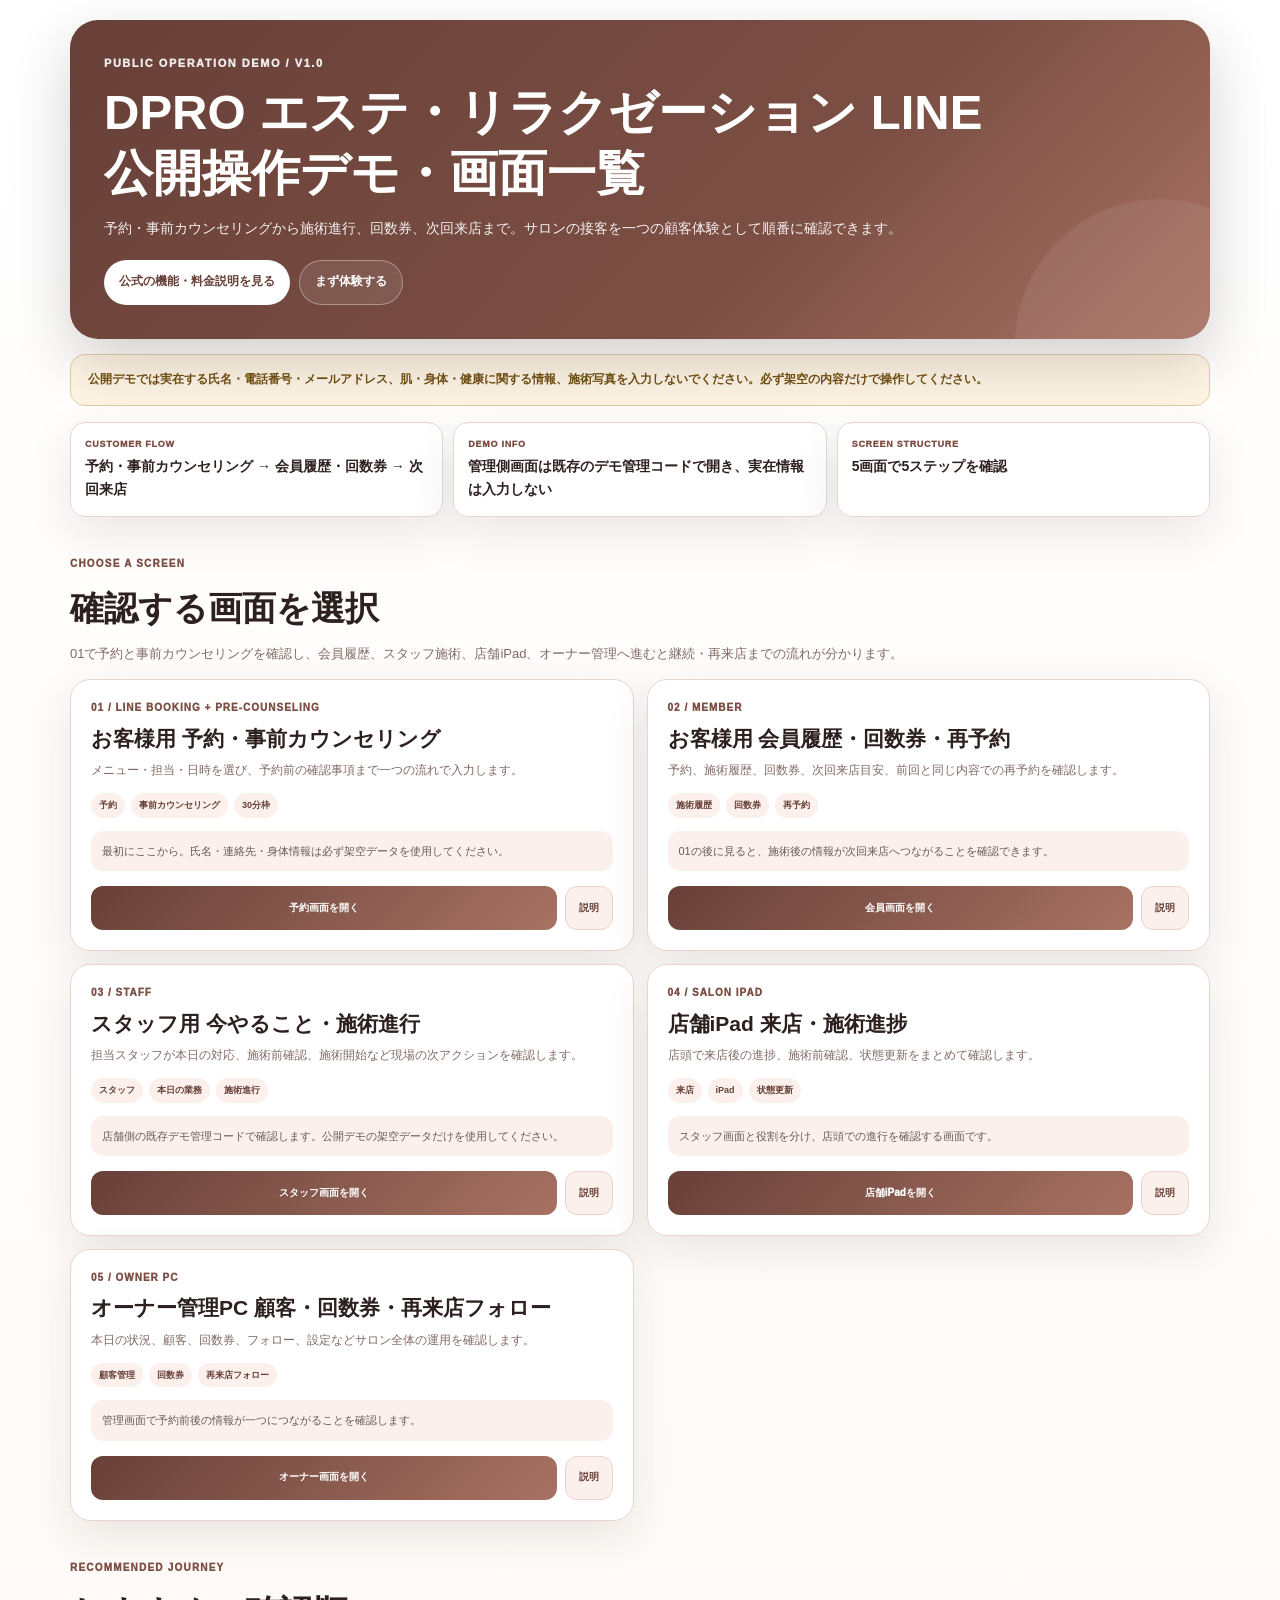
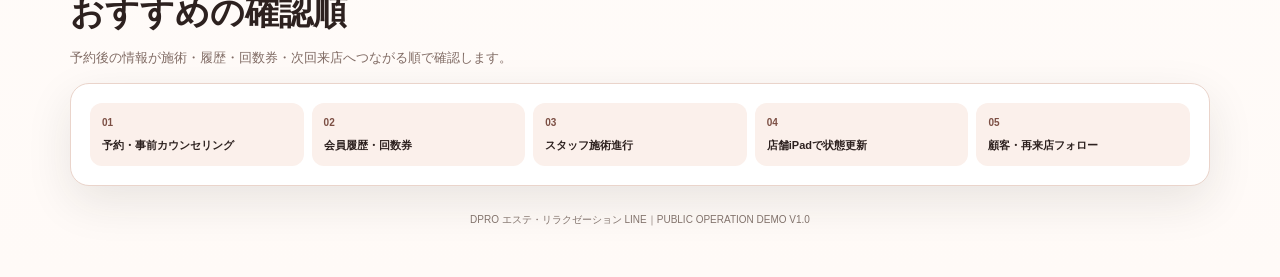
<file: demo-guide.html>
<!doctype html>
<!-- DPRO LIVE DEMO COMMON TEMPLATE V1.0 LOCK / CONFIGURABLE TEMPLATE -->
<html lang="ja">
<head>
<meta charset="utf-8">
<meta name="viewport" content="width=device-width,initial-scale=1,viewport-fit=cover">
<meta name="robots" content="noindex,nofollow,noarchive">
<title id="pageTitle">DPRO 公開操作デモ・画面一覧</title>
<style>
:root{
  --bg:#fffaf7;--card:#fff;--ink:#2d211f;--muted:#806b64;--line:#ead4cb;
  --brand:#7c4f44;--deep:#684038;--brand2:#a87263;--soft:#fbf0eb;
  --shadow:0 16px 46px rgba(44,37,32,.10)
}
*{box-sizing:border-box}
html{background:var(--bg);scroll-behavior:smooth}
body{margin:0;min-height:100vh;color:var(--ink);font-family:-apple-system,BlinkMacSystemFont,"Segoe UI","Noto Sans JP","Yu Gothic UI",Meiryo,sans-serif;line-height:1.65;background:linear-gradient(180deg,#fff 0%,var(--bg) 100%)}
a{color:inherit}.page{width:min(1140px,calc(100% - 24px));margin:0 auto;padding:20px 0 48px}
.hero{position:relative;overflow:hidden;padding:34px;border-radius:28px;color:#fff;background:linear-gradient(135deg,var(--deep),var(--brand) 63%,var(--brand2));box-shadow:0 23px 58px rgba(35,30,27,.20)}
.hero:after{content:"";position:absolute;right:-95px;bottom:-150px;width:290px;height:290px;border-radius:50%;background:rgba(255,255,255,.07)}
.kicker{position:relative;z-index:1;font-size:11px;font-weight:1000;letter-spacing:.14em;opacity:.9}
.hero h1{position:relative;z-index:1;margin:10px 0 0;font-size:clamp(28px,5vw,49px);line-height:1.24}
.hero p{position:relative;z-index:1;max-width:830px;margin:13px 0 0;font-size:14px;opacity:.93}
.hero-actions{position:relative;z-index:1;display:flex;gap:9px;flex-wrap:wrap;margin-top:20px}
.button{min-height:45px;display:inline-flex;align-items:center;justify-content:center;padding:9px 15px;border-radius:999px;text-decoration:none;font-size:12px;font-weight:950}
.button-light{color:var(--deep);background:#fff}.button-ghost{color:#fff;border:1px solid rgba(255,255,255,.35);background:rgba(255,255,255,.09)}
.notice{margin-top:15px;padding:15px 17px;border:1px solid #e5cda3;border-radius:15px;background:#fff5e5;color:#725013;font-size:12px;font-weight:760}
.demo-info{margin-top:16px;display:grid;grid-template-columns:repeat(3,minmax(0,1fr));gap:10px}
.demo-info>div{padding:14px;border:1px solid var(--line);border-radius:15px;background:rgba(255,255,255,.96);box-shadow:var(--shadow)}
.demo-info small{display:block;color:var(--brand);font-size:9px;font-weight:1000;letter-spacing:.08em}.demo-info strong{display:block;margin-top:4px;font-size:14px}
.section-head{margin:32px 0 15px}.section-head small{color:var(--brand);font-size:10px;font-weight:1000;letter-spacing:.12em}.section-head h2{margin:5px 0 0;font-size:clamp(23px,4vw,34px)}.section-head p{max-width:840px;margin:7px 0 0;color:var(--muted);font-size:13px}
.grid{display:grid;grid-template-columns:repeat(2,minmax(0,1fr));gap:13px}
.card{min-width:0;padding:20px;border:1px solid var(--line);border-radius:20px;background:rgba(255,255,255,.98);box-shadow:var(--shadow)}
.card-number{color:var(--brand);font-size:10px;font-weight:1000;letter-spacing:.1em}.card h3{margin:7px 0 0;font-size:21px;line-height:1.4}.card p{margin:8px 0 0;color:var(--muted);font-size:12px}
.pills{display:flex;gap:6px;flex-wrap:wrap;margin-top:12px}.pills span{padding:5px 8px;border-radius:999px;background:var(--soft);color:var(--deep);font-size:9px;font-weight:900}
.card-note{margin-top:13px;padding:11px;border-radius:12px;background:var(--soft);color:#675a54;font-size:11px}.card-note b{color:var(--deep)}
.card-actions{display:grid;grid-template-columns:1fr auto;gap:8px;margin-top:15px}
.open,.official{min-height:44px;display:flex;align-items:center;justify-content:center;padding:9px 13px;border-radius:12px;text-decoration:none;font-size:10px;font-weight:950}
.open{color:#fff;background:linear-gradient(135deg,var(--deep),var(--brand2))}.official{color:var(--deep);border:1px solid var(--line);background:var(--soft)}
.flow{margin-top:14px;padding:19px;border:1px solid var(--line);border-radius:19px;background:#fff;box-shadow:var(--shadow)}
.flow-grid{display:grid;grid-template-columns:repeat(var(--flow-cols,5),minmax(0,1fr));gap:8px}
.flow-step{padding:12px;border-radius:12px;background:var(--soft)}.flow-step b{display:block;color:var(--brand);font-size:10px}.flow-step strong{display:block;margin-top:4px;font-size:11px}.flow-step.same{border:1px dashed #cdbfb6}
.footer{margin-top:26px;color:#82736c;font-size:10px;text-align:center}
@media(max-width:900px){.flow-grid{grid-template-columns:repeat(2,minmax(0,1fr))}}
@media(max-width:760px){.hero{padding:25px 20px}.demo-info,.grid,.flow-grid{grid-template-columns:1fr}}
@media(max-width:420px){.page{width:min(100% - 16px,1140px)}.card-actions{grid-template-columns:1fr}}
</style>
</head>
<body>
<main class="page">
<section class="hero">
  <div class="kicker">PUBLIC OPERATION DEMO / V1.0</div>
  <h1 id="heroTitle"></h1>
  <p id="heroCopy"></p>
  <div class="hero-actions">
    <a class="button button-light" id="officialLink">公式の機能・料金説明を見る</a>
    <a class="button button-ghost" id="primaryDemoLink">まず体験する</a>
  </div>
</section>

<div class="notice" id="notice"></div>

<section class="demo-info" id="quickInfo" aria-label="デモ利用情報"></section>

<div class="section-head">
  <small>CHOOSE A SCREEN</small>
  <h2>確認する画面を選択</h2>
  <p id="screenIntro"></p>
</div>

<section class="grid" id="screenGrid"></section>

<div class="section-head">
  <small>RECOMMENDED JOURNEY</small>
  <h2>おすすめの確認順</h2>
  <p id="journeyIntro"></p>
</div>
<section class="flow"><div class="flow-grid" id="flowGrid"></div></section>

<div class="footer" id="footer"></div>
</main>

<script>
/*
  DPRO LIVE DEMO COMMON TEMPLATE V1.0
  ------------------------------------------------------------
  変更してよいのは CONFIG の値とCSS変数のブランド色のみ。
  DOM骨格・セクション順・公開注意・CHOOSE A SCREEN・
  RECOMMENDED JOURNEYはCOMMON TEMPLATE V1.0 LOCK対象。
*/
const CONFIG = {
  "systemName": "DPRO エステ・リラクゼーション LINE",
  "pageTitle": "DPRO エステ・リラクゼーション LINE｜公開操作デモ・画面一覧",
  "heroCopy": "予約・事前カウンセリングから施術進行、回数券、次回来店まで。サロンの接客を一つの顧客体験として順番に確認できます。",
  "officialUrl": "https://dpromstk2000-lab.github.io/dpro-line-systems-site/lp-esthe.html",
  "primaryDemoUrl": "index-brush.html?v=esthe-next-10b",
  "notice": "公開デモでは実在する氏名・電話番号・メールアドレス、肌・身体・健康に関する情報、施術写真を入力しないでください。必ず架空の内容だけで操作してください。",
  "screenIntro": "01で予約と事前カウンセリングを確認し、会員履歴、スタッフ施術、店舗iPad、オーナー管理へ進むと継続・再来店までの流れが分かります。",
  "journeyIntro": "予約後の情報が施術・履歴・回数券・次回来店へつながる順で確認します。",
  "adminCode": "",
  "quickInfo": [
    {
      "label": "CUSTOMER FLOW",
      "text": "予約・事前カウンセリング → 会員履歴・回数券 → 次回来店"
    },
    {
      "label": "DEMO INFO",
      "text": "管理側画面は既存のデモ管理コードで開き、実在情報は入力しない"
    },
    {
      "label": "SCREEN STRUCTURE",
      "text": "5画面で5ステップを確認"
    }
  ],
  "screens": [
    {
      "step": "01 / LINE BOOKING + PRE-COUNSELING",
      "title": "お客様用\n予約・事前カウンセリング",
      "description": "メニュー・担当・日時を選び、予約前の確認事項まで一つの流れで入力します。",
      "tags": [
        "予約",
        "事前カウンセリング",
        "30分枠"
      ],
      "note": "最初にここから。氏名・連絡先・身体情報は必ず架空データを使用してください。",
      "url": "index-brush.html?v=esthe-next-10b",
      "cta": "予約画面を開く",
      "officialUrl": "https://dpromstk2000-lab.github.io/dpro-line-systems-site/lp-esthe.html"
    },
    {
      "step": "02 / MEMBER",
      "title": "お客様用\n会員履歴・回数券・再予約",
      "description": "予約、施術履歴、回数券、次回来店目安、前回と同じ内容での再予約を確認します。",
      "tags": [
        "施術履歴",
        "回数券",
        "再予約"
      ],
      "note": "01の後に見ると、施術後の情報が次回来店へつながることを確認できます。",
      "url": "member.html",
      "cta": "会員画面を開く",
      "officialUrl": "https://dpromstk2000-lab.github.io/dpro-line-systems-site/lp-esthe.html"
    },
    {
      "step": "03 / STAFF",
      "title": "スタッフ用\n今やること・施術進行",
      "description": "担当スタッフが本日の対応、施術前確認、施術開始など現場の次アクションを確認します。",
      "tags": [
        "スタッフ",
        "本日の業務",
        "施術進行"
      ],
      "note": "店舗側の既存デモ管理コードで確認します。公開デモの架空データだけを使用してください。",
      "url": "staff.html",
      "cta": "スタッフ画面を開く",
      "officialUrl": "https://dpromstk2000-lab.github.io/dpro-line-systems-site/lp-esthe.html"
    },
    {
      "step": "04 / SALON IPAD",
      "title": "店舗iPad\n来店・施術進捗",
      "description": "店頭で来店後の進捗、施術前確認、状態更新をまとめて確認します。",
      "tags": [
        "来店",
        "iPad",
        "状態更新"
      ],
      "note": "スタッフ画面と役割を分け、店頭での進行を確認する画面です。",
      "url": "owner-ipad.html",
      "cta": "店舗iPadを開く",
      "officialUrl": "https://dpromstk2000-lab.github.io/dpro-line-systems-site/lp-esthe.html"
    },
    {
      "step": "05 / OWNER PC",
      "title": "オーナー管理PC\n顧客・回数券・再来店フォロー",
      "description": "本日の状況、顧客、回数券、フォロー、設定などサロン全体の運用を確認します。",
      "tags": [
        "顧客管理",
        "回数券",
        "再来店フォロー"
      ],
      "note": "管理画面で予約前後の情報が一つにつながることを確認します。",
      "url": "owner.html",
      "cta": "オーナー画面を開く",
      "officialUrl": "https://dpromstk2000-lab.github.io/dpro-line-systems-site/lp-esthe.html"
    }
  ],
  "journey": [
    {
      "step": "01",
      "text": "予約・事前カウンセリング"
    },
    {
      "step": "02",
      "text": "会員履歴・回数券"
    },
    {
      "step": "03",
      "text": "スタッフ施術進行"
    },
    {
      "step": "04",
      "text": "店舗iPadで状態更新"
    },
    {
      "step": "05",
      "text": "顧客・再来店フォロー"
    }
  ]
};

document.documentElement.style.setProperty("--flow-cols", String(Math.min(CONFIG.journey.length, 7)));
document.title = CONFIG.pageTitle;
document.getElementById("heroTitle").innerHTML = `${CONFIG.systemName}<br>公開操作デモ・画面一覧`;
document.getElementById("heroCopy").textContent = CONFIG.heroCopy;
document.getElementById("officialLink").href = CONFIG.officialUrl;
document.getElementById("primaryDemoLink").href = CONFIG.primaryDemoUrl;
document.getElementById("notice").textContent = CONFIG.notice;
document.getElementById("screenIntro").textContent = CONFIG.screenIntro;
document.getElementById("journeyIntro").textContent = CONFIG.journeyIntro;
document.getElementById("footer").textContent = `${CONFIG.systemName}｜PUBLIC OPERATION DEMO V1.0`;

document.getElementById("quickInfo").innerHTML = CONFIG.quickInfo.map(x =>
  `<div><small>${x.label}</small><strong>${x.text}</strong></div>`
).join("");

document.getElementById("screenGrid").innerHTML = CONFIG.screens.map(x => `
  <article class="card">
    <div class="card-number">${x.step}</div>
    <h3>${x.title}</h3>
    <p>${x.description}</p>
    <div class="pills">${x.tags.map(t => `<span>${t}</span>`).join("")}</div>
    <div class="card-note">${x.note}</div>
    <div class="card-actions">
      <a class="open" href="${x.url}">${x.cta}</a>
      <a class="official" href="${x.officialUrl}">説明</a>
    </div>
  </article>
`).join("");

document.getElementById("flowGrid").innerHTML = CONFIG.journey.map(x => `
  <div class="flow-step${x.sameScreen ? " same" : ""}">
    <b>${x.step}${x.sameScreen ? " / SAME SCREEN" : ""}</b>
    <strong>${x.text}</strong>
  </div>
`).join("");
</script>
</body>
</html>
</file>
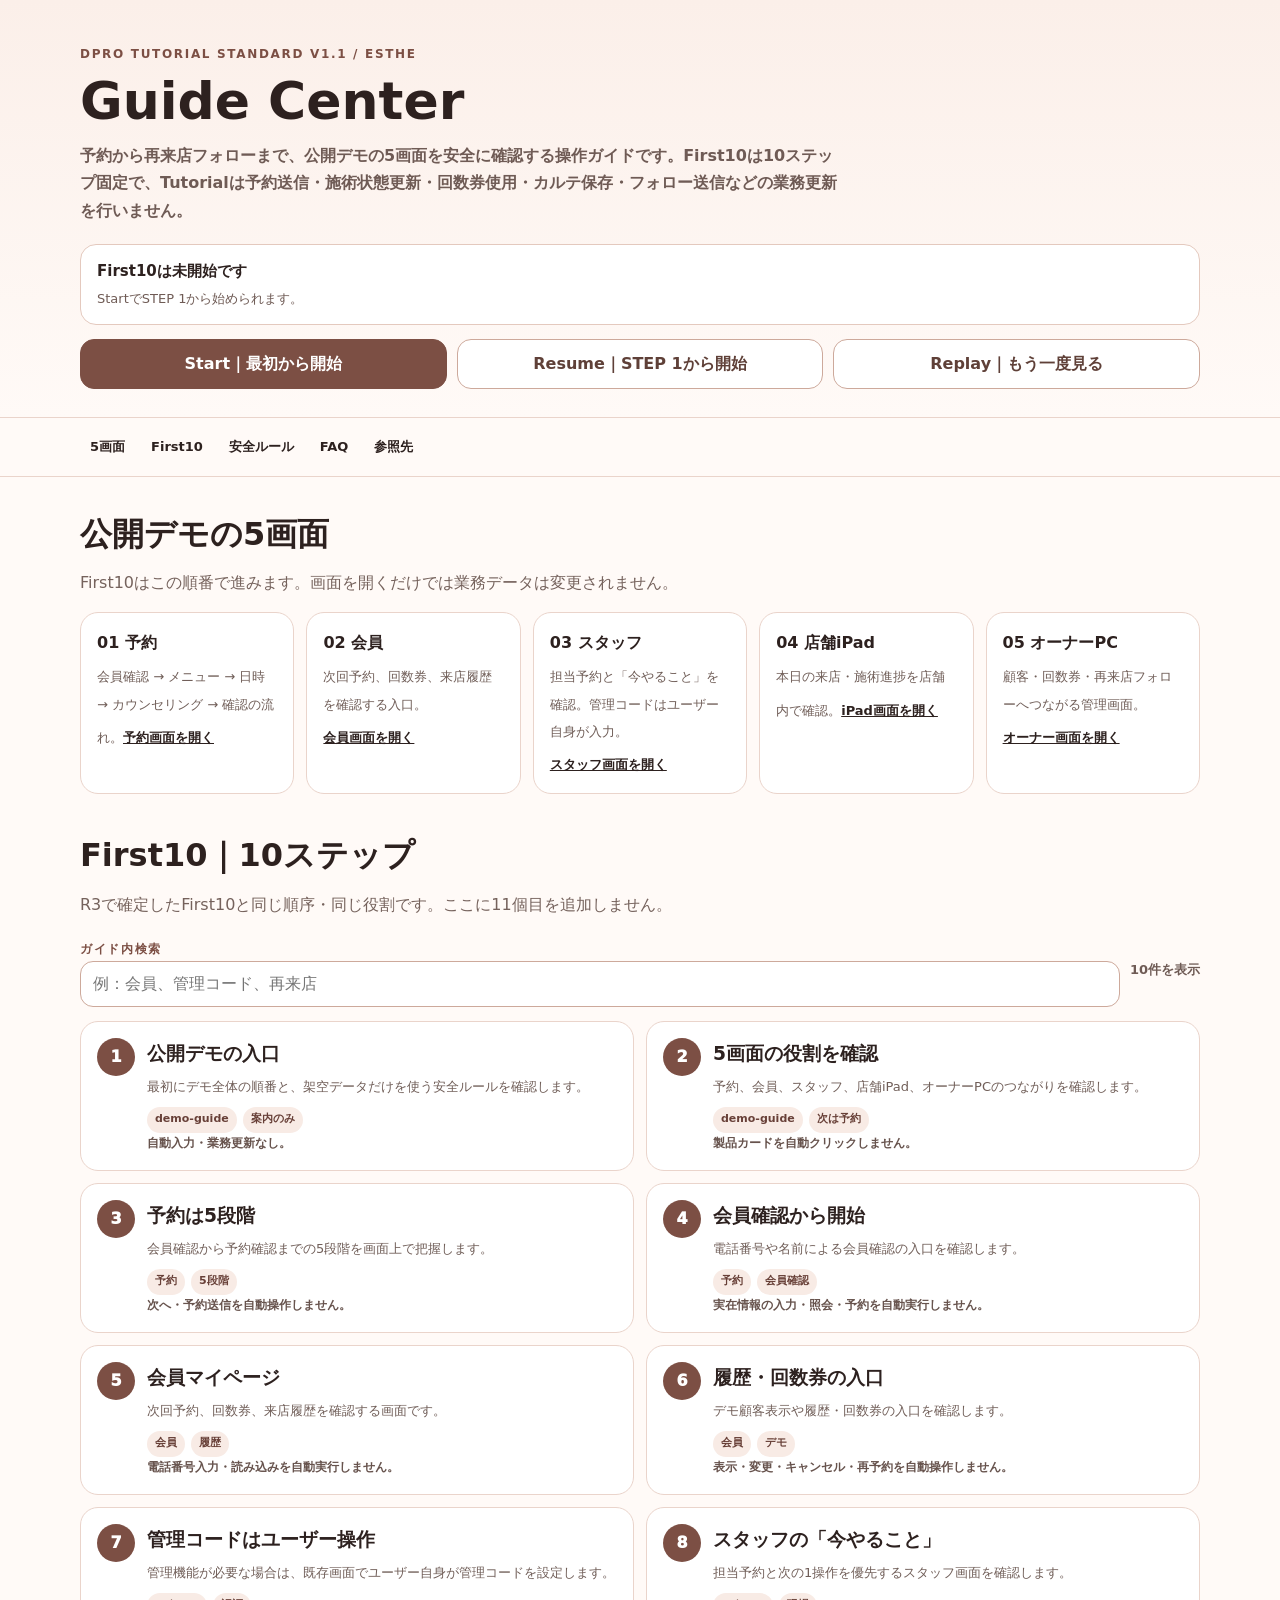
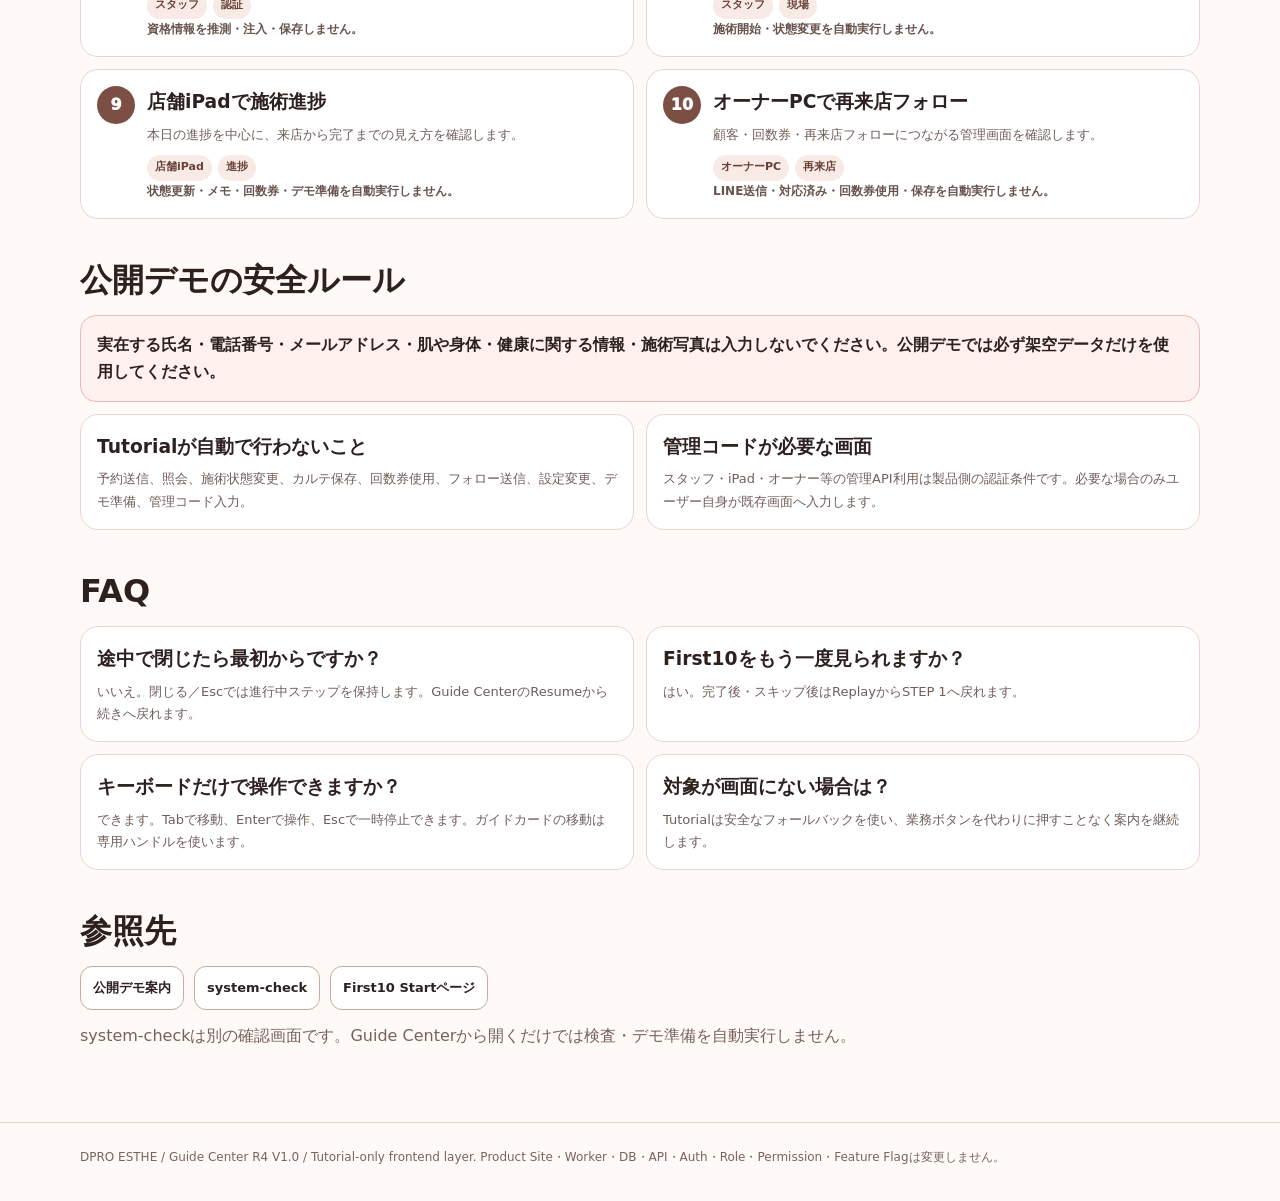
<file: guide-center.html>
<!doctype html>
<html lang="ja">
<head>
<meta charset="utf-8">
<meta name="viewport" content="width=device-width,initial-scale=1,viewport-fit=cover">
<meta name="robots" content="noindex,nofollow,noarchive">
<title>DPRO ESTHE Guide Center</title>
<style>
*{box-sizing:border-box}html{scroll-behavior:smooth}body{margin:0;background:#fffaf7;color:#2d211f;font-family:system-ui,-apple-system,BlinkMacSystemFont,"Segoe UI","Noto Sans JP",sans-serif;line-height:1.7}a{color:inherit}button,input{font:inherit}.wrap{width:min(1120px,calc(100% - 32px));margin:auto}.hero{padding:44px 0 28px;background:linear-gradient(180deg,#fbefe9 0,#fffaf7 100%);border-bottom:1px solid #ead4cb}.eyebrow{font-size:12px;font-weight:900;letter-spacing:.14em;color:#7c4f44}.hero h1{font-size:clamp(30px,6vw,52px);line-height:1.15;margin:8px 0 10px}.lead{margin:0;max-width:760px;color:#6f5b55;font-weight:700}.status{margin-top:20px;padding:14px 16px;border:1px solid #e4c9be;border-radius:16px;background:#fff;display:grid;gap:4px}.status strong{font-size:15px}.status span{font-size:13px;color:#6f5b55}.actions{display:grid;grid-template-columns:repeat(3,minmax(0,1fr));gap:10px;margin-top:14px}.btn{min-height:48px;border:1px solid #cda99b;border-radius:14px;background:#fff;color:#5f4038;font-weight:900;cursor:pointer;padding:10px 14px}.btn.primary{background:#7c4f44;color:#fff;border-color:#7c4f44}.btn:focus-visible,a:focus-visible,input:focus-visible{outline:3px solid #0f8a6a;outline-offset:3px}.nav{position:sticky;top:0;z-index:5;background:rgba(255,250,247,.95);backdrop-filter:blur(10px);border-bottom:1px solid #ead4cb}.nav .wrap{display:flex;gap:6px;overflow:auto;padding:10px 0}.nav a{white-space:nowrap;text-decoration:none;padding:8px 10px;border-radius:10px;font-size:13px;font-weight:900}.nav a:hover{background:#f8e8e1}main{padding:30px 0 56px}.section{margin-top:34px}.section:first-child{margin-top:0}.section h2{font-size:clamp(23px,4vw,32px);margin:0 0 8px}.section-intro{margin:0 0 16px;color:#75625c}.notice{padding:15px 16px;border-radius:16px;background:#fff1ed;border:1px solid #e6bdb2;font-weight:800}.screen-grid,.step-grid,.faq-grid{display:grid;gap:12px}.screen-grid{grid-template-columns:repeat(5,minmax(0,1fr))}.screen,.step,.faq{background:#fff;border:1px solid #ead4cb;border-radius:18px;padding:16px}.screen strong,.step h3,.faq h3{display:block;margin:0 0 6px}.screen span,.step p,.faq p{font-size:13px;color:#705e58;margin:0}.screen a{display:inline-block;margin-top:10px;font-size:13px;font-weight:900}.searchbox{display:grid;grid-template-columns:1fr auto;gap:10px;margin:14px 0}.searchbox input{min-height:46px;width:100%;border:1px solid #cda99b;border-radius:13px;padding:8px 12px;background:#fff;color:#2d211f}.search-count{align-self:center;font-size:13px;color:#6f5b55;font-weight:800}.step-grid{grid-template-columns:repeat(2,minmax(0,1fr))}.step{position:relative;padding-left:66px;min-height:150px}.num{position:absolute;left:16px;top:16px;width:38px;height:38px;display:grid;place-items:center;border-radius:50%;background:#7c4f44;color:white;font-weight:950}.meta{display:flex;gap:6px;flex-wrap:wrap;margin-top:9px}.tag{display:inline-flex;align-items:center;min-height:26px;padding:3px 8px;border-radius:999px;background:#f8ebe5;color:#684038;font-size:11px;font-weight:900}.safe{margin-top:9px;font-size:12px!important;color:#67534d!important;font-weight:800}.faq-grid{grid-template-columns:repeat(2,minmax(0,1fr))}.links{display:flex;flex-wrap:wrap;gap:10px}.linkcard{display:inline-flex;min-height:44px;align-items:center;text-decoration:none;border:1px solid #cda99b;border-radius:12px;background:#fff;padding:8px 12px;font-weight:900;font-size:13px}.foot{border-top:1px solid #ead4cb;padding:24px 0 34px;color:#77645e;font-size:12px}.hidden-by-search{display:none!important}
@media(max-width:900px){.screen-grid{grid-template-columns:repeat(2,minmax(0,1fr))}.step-grid,.faq-grid{grid-template-columns:1fr}}
@media(max-width:520px){.wrap{width:min(100% - 20px,1120px)}.hero{padding-top:28px}.actions{grid-template-columns:1fr}.screen-grid{grid-template-columns:1fr}.step{padding-left:58px}.num{left:12px}.nav .wrap{padding-left:2px}.searchbox{grid-template-columns:1fr}.search-count{min-height:20px}}
</style>
</head>
<body data-dpro-esthe-r4="ESTHE-R4-GUIDE-V1.0-20260828">
<header class="hero">
  <div class="wrap">
    <div class="eyebrow">DPRO TUTORIAL STANDARD V1.1 / ESTHE</div>
    <h1>Guide Center</h1>
    <p class="lead">予約から再来店フォローまで、公開デモの5画面を安全に確認する操作ガイドです。First10は10ステップ固定で、Tutorialは予約送信・施術状態更新・回数券使用・カルテ保存・フォロー送信などの業務更新を行いません。</p>
    <div class="status" id="tutorialStatus" role="status" aria-live="polite">
      <strong id="tutorialStatusTitle">First10の状態を確認しています</strong>
      <span id="tutorialStatusDetail">Start / Resume / Replayから選べます。</span>
    </div>
    <div class="actions" aria-label="First10操作">
      <button class="btn primary" id="guideStart" type="button">Start｜最初から開始</button>
      <button class="btn" id="guideResume" type="button">Resume｜途中から再開</button>
      <button class="btn" id="guideReplay" type="button">Replay｜もう一度見る</button>
    </div>
  </div>
</header>
<nav class="nav" aria-label="Guide Center内メニュー"><div class="wrap">
  <a href="#screens">5画面</a><a href="#first10">First10</a><a href="#safety">安全ルール</a><a href="#faq">FAQ</a><a href="#references">参照先</a>
</div></nav>
<main class="wrap">
  <section class="section" id="screens">
    <h2>公開デモの5画面</h2>
    <p class="section-intro">First10はこの順番で進みます。画面を開くだけでは業務データは変更されません。</p>
    <div class="screen-grid" id="screenGridGuide">
      <article class="screen"><strong>01 予約</strong><span>会員確認 → メニュー → 日時 → カウンセリング → 確認の流れ。</span><a href="index-brush.html?v=esthe-next-10b">予約画面を開く</a></article>
      <article class="screen"><strong>02 会員</strong><span>次回予約、回数券、来店履歴を確認する入口。</span><a href="member.html">会員画面を開く</a></article>
      <article class="screen"><strong>03 スタッフ</strong><span>担当予約と「今やること」を確認。管理コードはユーザー自身が入力。</span><a href="staff.html">スタッフ画面を開く</a></article>
      <article class="screen"><strong>04 店舗iPad</strong><span>本日の来店・施術進捗を店舗内で確認。</span><a href="owner-ipad.html">iPad画面を開く</a></article>
      <article class="screen"><strong>05 オーナーPC</strong><span>顧客・回数券・再来店フォローへつながる管理画面。</span><a href="owner.html">オーナー画面を開く</a></article>
    </div>
  </section>

  <section class="section" id="first10">
    <h2>First10｜10ステップ</h2>
    <p class="section-intro">R3で確定したFirst10と同じ順序・同じ役割です。ここに11個目を追加しません。</p>
    <div class="searchbox"><label><span class="eyebrow">ガイド内検索</span><input id="guideSearch" type="search" autocomplete="off" placeholder="例：会員、管理コード、再来店"></label><div class="search-count" id="searchCount" aria-live="polite">10件を表示</div></div>
    <div class="step-grid" id="first10Grid">
      <article class="step" data-step="1" data-route="demo-guide.html" data-target="#heroTitle" data-search="公開 デモ 入口 安全 個人情報"><span class="num">1</span><h3>公開デモの入口</h3><p>最初にデモ全体の順番と、架空データだけを使う安全ルールを確認します。</p><div class="meta"><span class="tag">demo-guide</span><span class="tag">案内のみ</span></div><p class="safe">自動入力・業務更新なし。</p></article>
      <article class="step" data-step="2" data-route="demo-guide.html" data-target="#screenGrid" data-search="5画面 予約 会員 スタッフ ipad オーナー"><span class="num">2</span><h3>5画面の役割を確認</h3><p>予約、会員、スタッフ、店舗iPad、オーナーPCのつながりを確認します。</p><div class="meta"><span class="tag">demo-guide</span><span class="tag">次は予約</span></div><p class="safe">製品カードを自動クリックしません。</p></article>
      <article class="step" data-step="3" data-route="index-brush.html?v=esthe-next-10b" data-target=".progress" data-search="予約 5段階 会員 メニュー 日時 カウンセリング 確認"><span class="num">3</span><h3>予約は5段階</h3><p>会員確認から予約確認までの5段階を画面上で把握します。</p><div class="meta"><span class="tag">予約</span><span class="tag">5段階</span></div><p class="safe">次へ・予約送信を自動操作しません。</p></article>
      <article class="step" data-step="4" data-route="index-brush.html?v=esthe-next-10b" data-target="#viewMember" data-search="会員確認 電話 名前 個人情報"><span class="num">4</span><h3>会員確認から開始</h3><p>電話番号や名前による会員確認の入口を確認します。</p><div class="meta"><span class="tag">予約</span><span class="tag">会員確認</span></div><p class="safe">実在情報の入力・照会・予約を自動実行しません。</p></article>
      <article class="step" data-step="5" data-route="member.html" data-target="#phoneInput" data-search="会員 マイページ 次回予約 回数券 来店履歴 電話"><span class="num">5</span><h3>会員マイページ</h3><p>次回予約、回数券、来店履歴を確認する画面です。</p><div class="meta"><span class="tag">会員</span><span class="tag">履歴</span></div><p class="safe">電話番号入力・読み込みを自動実行しません。</p></article>
      <article class="step" data-step="6" data-route="member.html" data-target="#demoBtn" data-search="デモ顧客 履歴 回数券 変更 キャンセル 再予約"><span class="num">6</span><h3>履歴・回数券の入口</h3><p>デモ顧客表示や履歴・回数券の入口を確認します。</p><div class="meta"><span class="tag">会員</span><span class="tag">デモ</span></div><p class="safe">表示・変更・キャンセル・再予約を自動操作しません。</p></article>
      <article class="step" data-step="7" data-route="staff.html" data-target="#dproAdminAccess" data-search="スタッフ 管理コード 認証 ユーザー入力"><span class="num">7</span><h3>管理コードはユーザー操作</h3><p>管理機能が必要な場合は、既存画面でユーザー自身が管理コードを設定します。</p><div class="meta"><span class="tag">スタッフ</span><span class="tag">認証</span></div><p class="safe">資格情報を推測・注入・保存しません。</p></article>
      <article class="step" data-step="8" data-route="staff.html" data-target="#fieldCommandCenter" data-search="スタッフ 今やること 担当予約 施術 状態"><span class="num">8</span><h3>スタッフの「今やること」</h3><p>担当予約と次の1操作を優先するスタッフ画面を確認します。</p><div class="meta"><span class="tag">スタッフ</span><span class="tag">現場</span></div><p class="safe">施術開始・状態変更を自動実行しません。</p></article>
      <article class="step" data-step="9" data-route="owner-ipad.html" data-target="#progressBoardTitle" data-search="ipad 店舗 施術進捗 来店 会計 完了"><span class="num">9</span><h3>店舗iPadで施術進捗</h3><p>本日の進捗を中心に、来店から完了までの見え方を確認します。</p><div class="meta"><span class="tag">店舗iPad</span><span class="tag">進捗</span></div><p class="safe">状態更新・メモ・回数券・デモ準備を自動実行しません。</p></article>
      <article class="step" data-step="10" data-route="owner.html" data-target="[data-tab=&quot;followups&quot;]" data-search="オーナー pc 再来店 フォロー 顧客 回数券 line"><span class="num">10</span><h3>オーナーPCで再来店フォロー</h3><p>顧客・回数券・再来店フォローにつながる管理画面を確認します。</p><div class="meta"><span class="tag">オーナーPC</span><span class="tag">再来店</span></div><p class="safe">LINE送信・対応済み・回数券使用・保存を自動実行しません。</p></article>
    </div>
  </section>

  <section class="section" id="safety">
    <h2>公開デモの安全ルール</h2>
    <div class="notice">実在する氏名・電話番号・メールアドレス・肌や身体・健康に関する情報・施術写真は入力しないでください。公開デモでは必ず架空データだけを使用してください。</div>
    <div class="faq-grid" style="margin-top:12px">
      <article class="faq"><h3>Tutorialが自動で行わないこと</h3><p>予約送信、照会、施術状態変更、カルテ保存、回数券使用、フォロー送信、設定変更、デモ準備、管理コード入力。</p></article>
      <article class="faq"><h3>管理コードが必要な画面</h3><p>スタッフ・iPad・オーナー等の管理API利用は製品側の認証条件です。必要な場合のみユーザー自身が既存画面へ入力します。</p></article>
    </div>
  </section>

  <section class="section" id="faq">
    <h2>FAQ</h2>
    <div class="faq-grid">
      <article class="faq"><h3>途中で閉じたら最初からですか？</h3><p>いいえ。閉じる／Escでは進行中ステップを保持します。Guide CenterのResumeから続きへ戻れます。</p></article>
      <article class="faq"><h3>First10をもう一度見られますか？</h3><p>はい。完了後・スキップ後はReplayからSTEP 1へ戻れます。</p></article>
      <article class="faq"><h3>キーボードだけで操作できますか？</h3><p>できます。Tabで移動、Enterで操作、Escで一時停止できます。ガイドカードの移動は専用ハンドルを使います。</p></article>
      <article class="faq"><h3>対象が画面にない場合は？</h3><p>Tutorialは安全なフォールバックを使い、業務ボタンを代わりに押すことなく案内を継続します。</p></article>
    </div>
  </section>

  <section class="section" id="references">
    <h2>参照先</h2>
    <div class="links"><a class="linkcard" href="demo-guide.html">公開デモ案内</a><a class="linkcard" href="system-check.html">system-check</a><a class="linkcard" href="tutorial-start.html">First10 Startページ</a></div>
    <p class="section-intro" style="margin-top:12px">system-checkは別の確認画面です。Guide Centerから開くだけでは検査・デモ準備を自動実行しません。</p>
  </section>
</main>
<footer class="foot"><div class="wrap">DPRO ESTHE / Guide Center R4 V1.0 / Tutorial-only frontend layer. Product Site・Worker・DB・API・Auth・Role・Permission・Feature Flagは変更しません。</div></footer>
<script>
(function(){
'use strict';
const MARKER='ESTHE-R4-GUIDE-V1.0-20260828';
const STORAGE_KEY='dpro_tutorial_esthe_first10_v1_1';
const TUTORIAL_ID='esthe-first10-v1.1';
const SCHEMA_VERSION='1.1.0';
const TOTAL=10;
const SW='./tutorial-sw.js?v=ESTHE-R3-SW-20260828';
const STEP_ROUTES={1:'demo-guide.html',2:'demo-guide.html',3:'index-brush.html?v=esthe-next-10b',4:'index-brush.html?v=esthe-next-10b',5:'member.html',6:'member.html',7:'staff.html',8:'staff.html',9:'owner-ipad.html',10:'owner.html'};
function clamp(n){n=Number(n);return Number.isFinite(n)?Math.max(1,Math.min(TOTAL,Math.round(n))):1}
function readState(){try{const s=JSON.parse(localStorage.getItem(STORAGE_KEY)||'null');if(!s||s.tutorialId!==TUTORIAL_ID||s.schemaVersion!==SCHEMA_VERSION)return null;return s}catch(_){return null}}
function fresh(){return{tutorialId:TUTORIAL_ID,schemaVersion:SCHEMA_VERSION,status:'in_progress',currentStep:1,completedSteps:[],cardPosition:{x:.5,y:.12},startedAt:new Date().toISOString(),updatedAt:new Date().toISOString(),completedAt:null}}
function writeState(s){s.updatedAt=new Date().toISOString();localStorage.setItem(STORAGE_KEY,JSON.stringify(s));return s}
function targetFor(step){const raw=STEP_ROUTES[clamp(step)]||STEP_ROUTES[1];const u=new URL(raw,location.href);u.searchParams.set('dpro_tutorial','1');return u.href}
async function ensureSW(){if(!('serviceWorker' in navigator))throw new Error('Service Workerに対応していません。');await navigator.serviceWorker.register(SW,{scope:'./'});await navigator.serviceWorker.ready;if(!navigator.serviceWorker.controller){await new Promise(resolve=>{const done=()=>{navigator.serviceWorker.removeEventListener('controllerchange',done);resolve()};navigator.serviceWorker.addEventListener('controllerchange',done);setTimeout(resolve,2500)})}}
async function go(mode){const title=document.getElementById('tutorialStatusTitle');const detail=document.getElementById('tutorialStatusDetail');try{title.textContent='Tutorialを準備しています';detail.textContent='画面を移動します。';await ensureSW();let s=readState();if(mode==='start'||mode==='replay'){s=fresh()}else if(!s||s.status==='not_started'){s=fresh()}else if(s.status==='completed'||s.status==='skipped'){s=fresh()}else{s.status='in_progress';s.currentStep=clamp(s.currentStep)}writeState(s);location.href=targetFor(s.currentStep)}catch(e){title.textContent='Tutorialを開始できません';detail.textContent=e.message}}
function renderStatus(){const s=readState();const t=document.getElementById('tutorialStatusTitle');const d=document.getElementById('tutorialStatusDetail');const resume=document.getElementById('guideResume');if(!s||s.status==='not_started'){t.textContent='First10は未開始です';d.textContent='StartでSTEP 1から始められます。';resume.textContent='Resume｜STEP 1から開始';return}const n=clamp(s.currentStep);if(s.status==='in_progress'||s.status==='paused'){t.textContent=`First10はSTEP ${n} / ${TOTAL}まで進行中です`;d.textContent='Resumeで保存されたステップから続けます。';resume.textContent=`Resume｜STEP ${n}から再開`;return}if(s.status==='completed'){t.textContent='First10は完了しています';d.textContent='Replayでもう一度STEP 1から確認できます。';resume.textContent='Resume｜完了済み（Replay）';return}if(s.status==='skipped'){t.textContent='First10はスキップされています';d.textContent='Replayでもう一度STEP 1から確認できます。';resume.textContent='Resume｜スキップ済み（Replay）';return}t.textContent='First10の状態を確認しました';d.textContent='Start / Resume / Replayから選べます。'}
document.getElementById('guideStart').addEventListener('click',()=>go('start'));
document.getElementById('guideResume').addEventListener('click',()=>go('resume'));
document.getElementById('guideReplay').addEventListener('click',()=>go('replay'));
const search=document.getElementById('guideSearch'),cards=[...document.querySelectorAll('#first10Grid .step')],count=document.getElementById('searchCount');search.addEventListener('input',()=>{const q=search.value.trim().toLowerCase();let shown=0;for(const c of cards){const text=(c.textContent+' '+(c.dataset.search||'')).toLowerCase();const hit=!q||text.includes(q);c.classList.toggle('hidden-by-search',!hit);if(hit)shown++}count.textContent=`${shown}件を表示`});
renderStatus();
window.__DPRO_GUIDE_CENTER__={marker:MARKER,total:TOTAL,storageKey:STORAGE_KEY,readState,stepRoutes:{...STEP_ROUTES},businessMutation:0};
})();
</script>
</body>
</html>
</file>
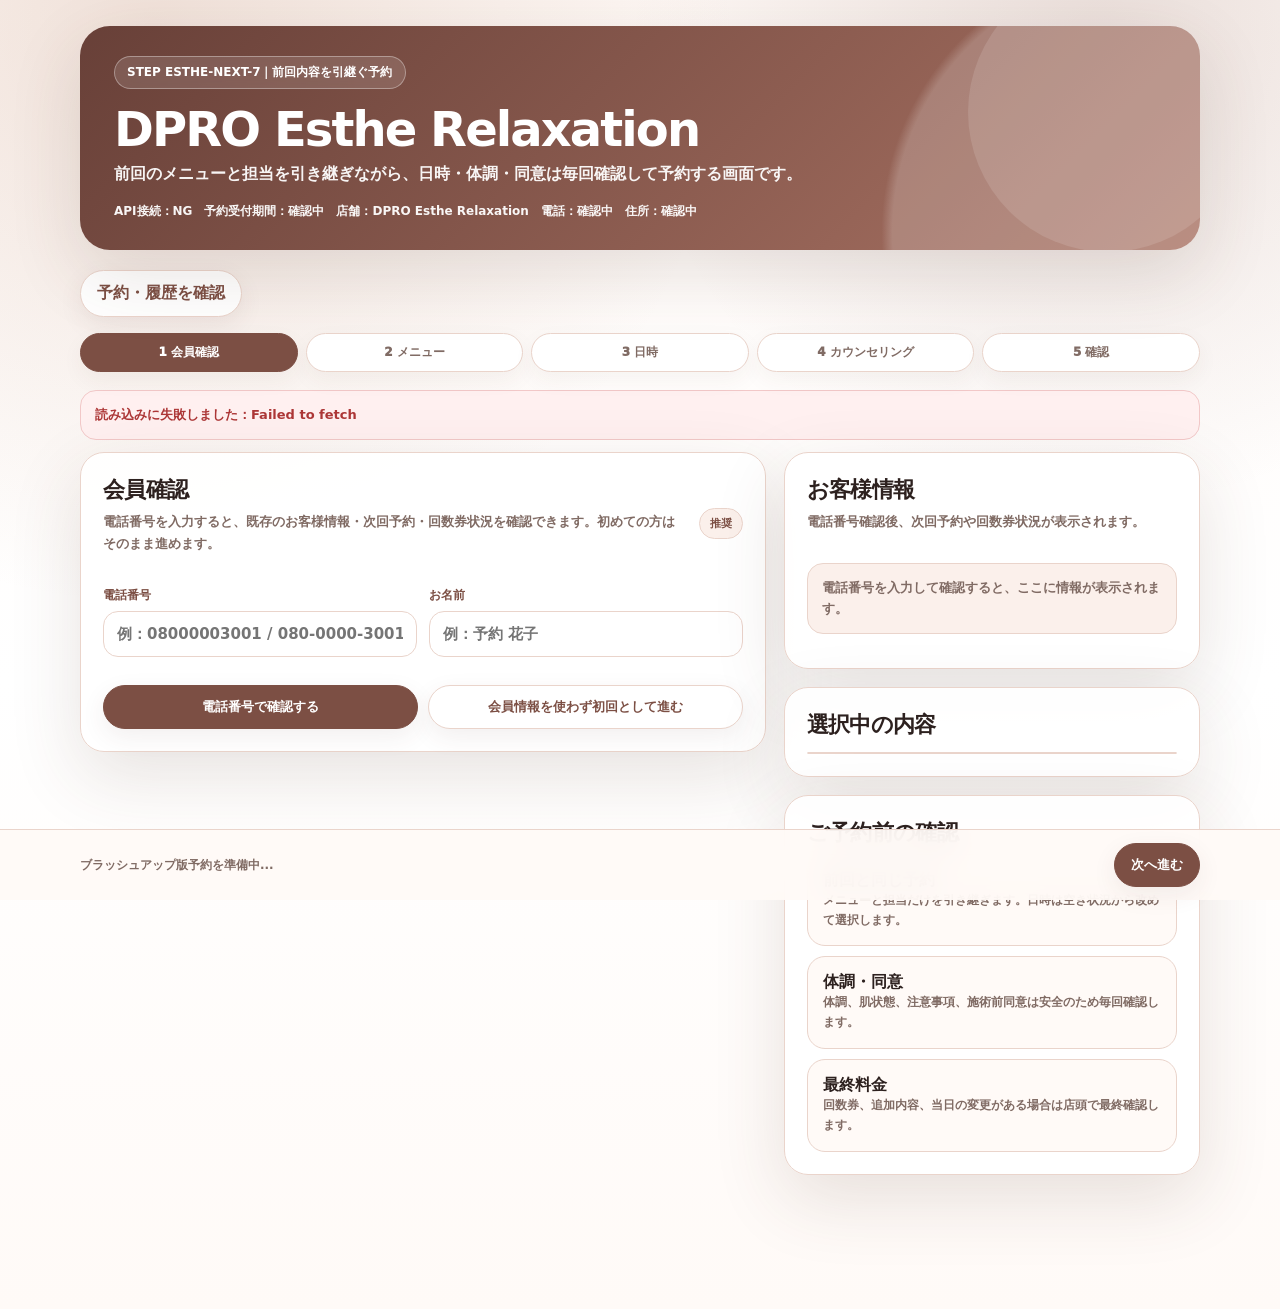
<file: index-brush.html>
<!doctype html>
<!-- STEP ESTHE-NEXT-7 -->
<html lang="ja">
<head>
  <meta charset="utf-8" />
  <meta name="viewport" content="width=device-width,initial-scale=1" />
  <title>DPRO Esthe Relaxation｜STEP ESTHE-NEXT-7｜index-brush</title>
  <style>
    :root{
      --bg:#fffaf7;
      --card:#fff;
      --soft:#fbf0eb;
      --soft2:#f7e7df;
      --main:#7c4f44;
      --main2:#a46e5f;
      --gold:#b88647;
      --accent:#0f8a6a;
      --danger:#c94c4c;
      --text:#2d211f;
      --muted:#806b64;
      --line:#ead4cb;
      --shadow:0 24px 72px rgba(88,55,46,.14);
      --radius:24px;
    }
    *{box-sizing:border-box}
    body{
      margin:0;
      font-family:system-ui,-apple-system,BlinkMacSystemFont,"Segoe UI",sans-serif;
      color:var(--text);
      background:
        radial-gradient(circle at 12% 2%,rgba(190,142,117,.23),transparent 34%),
        radial-gradient(circle at 86% 3%,rgba(124,79,68,.16),transparent 28%),
        linear-gradient(180deg,#fffaf7 0%,#fff 52%,#fffaf7 100%);
      min-height:100vh;
    }
    a{color:inherit;text-decoration:none}
    button,input,select,textarea{font-family:inherit}
    .wrap{width:min(1120px,calc(100% - 28px));margin:26px auto 116px}
    .hero{
      position:relative;
      overflow:hidden;
      border-radius:30px;
      color:#fff;
      padding:30px 34px;
      background:
        radial-gradient(circle at 96% 92%,rgba(255,255,255,.20) 0 24%,transparent 25%),
        linear-gradient(135deg,#684038,#a87263);
      box-shadow:var(--shadow);
    }
    .hero::after{
      content:"";
      position:absolute;
      right:-48px;top:-54px;width:280px;height:280px;border-radius:999px;
      background:rgba(255,255,255,.12)
    }
    .badge{
      display:inline-flex;
      align-items:center;
      gap:8px;
      padding:7px 12px;
      border-radius:999px;
      border:1px solid rgba(255,255,255,.35);
      background:rgba(255,255,255,.13);
      color:#fff;
      font-size:12px;
      font-weight:900;
      backdrop-filter:blur(8px);
    }
    .hero h1{
      position:relative;z-index:1;
      margin:16px 0 8px;
      font-size:clamp(30px,4vw,48px);
      line-height:1;
      letter-spacing:-.04em;
    }
    .hero p{
      position:relative;z-index:1;
      margin:0;
      max-width:820px;
      font-weight:750;
      line-height:1.65;
      color:rgba(255,255,255,.94);
    }
    .hero-meta{
      position:relative;z-index:1;
      display:flex;gap:12px;flex-wrap:wrap;
      margin-top:16px;
      font-size:12px;
      font-weight:900;
      color:rgba(255,255,255,.95);
    }
    .topnav{
      display:flex;gap:10px;flex-wrap:wrap;
      margin:20px 0 16px;
    }
    .btn{
      border:1px solid var(--line);
      background:#fff;
      color:var(--main);
      border-radius:999px;
      padding:12px 16px;
      font-weight:950;
      cursor:pointer;
      box-shadow:0 8px 24px rgba(88,55,46,.08);
      transition:.15s ease;
    }
    .btn:hover{transform:translateY(-1px)}
    .btn.primary{background:var(--main);border-color:var(--main);color:#fff}
    .btn.gold{background:var(--gold);border-color:var(--gold);color:#fff}
    .btn.green{background:var(--accent);border-color:var(--accent);color:#fff}
    .btn.red{background:var(--danger);border-color:var(--danger);color:#fff}
    .btn:disabled{opacity:.55;cursor:not-allowed;transform:none}
    .progress{
      display:grid;
      grid-template-columns:repeat(5,1fr);
      gap:8px;
      margin:0 0 18px;
    }
    .step{
      background:#fff;
      border:1px solid var(--line);
      color:var(--muted);
      border-radius:999px;
      padding:10px 8px;
      text-align:center;
      font-size:12px;
      font-weight:950;
      box-shadow:0 8px 22px rgba(88,55,46,.05);
    }
    .step.on{background:var(--main);border-color:var(--main);color:#fff}
    .grid{
      display:grid;
      grid-template-columns:1.35fr .82fr;
      gap:18px;
      align-items:start;
    }
    .panel{
      background:rgba(255,255,255,.94);
      border:1px solid var(--line);
      border-radius:var(--radius);
      padding:22px;
      box-shadow:var(--shadow);
      margin-bottom:18px;
    }
    .panel h2{
      margin:0 0 6px;
      font-size:22px;
      letter-spacing:-.03em;
    }
    .sub{
      margin:0 0 18px;
      color:var(--muted);
      font-size:13px;
      line-height:1.7;
      font-weight:760;
    }
    .section-title{
      display:flex;
      align-items:center;
      justify-content:space-between;
      gap:12px;
      margin-bottom:14px;
    }
    .pill{
      display:inline-flex;align-items:center;gap:6px;
      border-radius:999px;
      padding:7px 10px;
      font-size:11px;
      font-weight:950;
      background:var(--soft);
      color:var(--main);
      border:1px solid var(--line);
      white-space:nowrap;
    }
    .pill.ok{background:#e8f8f1;color:#087a59;border-color:#bce9d8}
    .pill.warn{background:#fff6df;color:#8d600d;border-color:#f0d9a8}
    .pill.red{background:#fff0f0;color:#ad3737;border-color:#f2c8c8}
    .menu-grid,.staff-grid{
      display:grid;
      gap:10px;
    }
    .menu-card,.staff-card,.ticket-card,.reservation-card{
      width:100%;
      border:1px solid var(--line);
      background:#fff;
      border-radius:18px;
      padding:15px;
      text-align:left;
      cursor:pointer;
      transition:.15s ease;
    }
    .menu-card:hover,.staff-card:hover,.slot:hover{transform:translateY(-1px);box-shadow:0 10px 26px rgba(88,55,46,.08)}
    .menu-card.on,.staff-card.on{
      border-color:var(--main);
      background:#fff7f2;
      box-shadow:0 0 0 3px rgba(124,79,68,.08);
    }
    .menu-head,.staff-head{
      display:flex;
      justify-content:space-between;
      gap:10px;
      align-items:flex-start;
    }
    .menu-name,.staff-name{font-size:16px;font-weight:1000;line-height:1.35}
    .price{font-weight:1000;color:var(--main);white-space:nowrap}
    .desc,.small{
      color:var(--muted);
      font-size:12px;
      line-height:1.65;
      font-weight:700;
    }
    .chips{display:flex;flex-wrap:wrap;gap:6px;margin-top:9px}
    .chip{
      background:var(--soft);
      color:var(--muted);
      border-radius:999px;
      padding:4px 8px;
      font-size:11px;
      font-weight:900;
    }
    .form-grid{display:grid;grid-template-columns:1fr 1fr;gap:12px}
    .field{display:grid;gap:7px;margin-bottom:12px}
    label{font-size:12px;font-weight:950;color:var(--main)}
    input,select,textarea{
      width:100%;
      border:1px solid var(--line);
      background:#fff;
      color:var(--text);
      border-radius:15px;
      padding:13px 13px;
      font-size:15px;
      font-weight:850;
      outline:none;
    }
    textarea{min-height:104px;resize:vertical;line-height:1.6}
    input:focus,select:focus,textarea:focus{
      border-color:var(--main);
      box-shadow:0 0 0 4px rgba(124,79,68,.1);
    }
    .dateField{
      position:relative;
      width:100%;
    }
    .dateField input[type="date"]{
      position:absolute;inset:0;width:100%;height:100%;opacity:.01;z-index:2;cursor:pointer;
    }
    .dateDisplay{
      width:100%;
      min-height:50px;
      border:1px solid var(--line);
      background:#fff;
      color:var(--text);
      border-radius:15px;
      padding:13px 42px 13px 13px;
      text-align:left;
      font-weight:950;
      cursor:pointer;
    }
    .dateField::after{
      content:"📅";
      position:absolute;
      right:13px;
      top:50%;
      transform:translateY(-50%);
      z-index:1;
      opacity:.7;
      pointer-events:none;
    }
    .day-row{
      display:flex;gap:8px;overflow:auto;padding:3px 0 10px;margin-bottom:10px;
      scrollbar-color:#8d695f #ead8d1;
    }
    .day-btn{
      flex:0 0 80px;
      border:1px solid var(--line);
      background:#fff;
      color:var(--text);
      border-radius:16px;
      padding:10px 6px;
      font-weight:950;
      cursor:pointer;
      text-align:center;
    }
    .day-btn small{display:block;color:var(--muted);font-weight:800;margin-top:3px}
    .day-btn.on{background:var(--main);color:#fff;border-color:var(--main)}
    .day-btn.on small{color:#fff}
    .day-btn.off{opacity:.45;background:#f7efeb;cursor:not-allowed;color:var(--muted)}
    .slot-grid{
      display:grid;
      grid-template-columns:repeat(4,1fr);
      gap:8px;
      margin-top:12px;
    }
    .slot{
      border:1px solid var(--line);
      background:#fff;
      border-radius:15px;
      padding:12px 8px;
      min-height:58px;
      cursor:pointer;
      text-align:center;
      font-weight:1000;
    }
    .slot small{display:block;color:var(--muted);font-weight:800;margin-top:3px}
    .slot.on{background:var(--main);border-color:var(--main);color:#fff}
    .slot.on small{color:#fff}
    .slot.off{opacity:.45;background:#f7efeb;cursor:not-allowed}
    .concern-grid{
      display:grid;
      grid-template-columns:repeat(3,1fr);
      gap:8px;
    }
    .checkbtn{
      border:1px solid var(--line);
      border-radius:999px;
      padding:10px 12px;
      background:#fff;
      color:var(--main);
      font-weight:950;
      cursor:pointer;
      text-align:center;
      font-size:13px;
    }
    .checkbtn.on{background:var(--main);color:#fff;border-color:var(--main)}
    .notice{
      border:1px solid var(--line);
      border-radius:16px;
      padding:13px 14px;
      background:var(--soft);
      color:var(--muted);
      font-size:13px;
      font-weight:800;
      line-height:1.65;
      margin:12px 0;
    }
    .notice.ok{background:#effaf5;color:#087a59;border-color:#bee8d9}
    .notice.warn{background:#fff8e8;color:#8b5c0b;border-color:#f0d6a4}
    .notice.ng{background:#fff0f0;color:#ad3737;border-color:#f2c8c8}
    .side-list{display:grid;gap:10px}
    .summary-row{
      display:grid;
      grid-template-columns:130px 1fr;
      border:1px solid var(--line);
      border-radius:16px;
      overflow:hidden;
      margin-top:12px;
    }
    .summary-row div{
      padding:12px;
      border-bottom:1px solid var(--line);
      font-weight:850;
      font-size:13px;
    }
    .summary-row div:nth-child(odd){background:var(--soft);color:var(--muted)}
    .summary-row div:nth-child(even){background:#fff}
    .summary-row div:nth-last-child(-n+2){border-bottom:0}
    .customer-box{
      border:1px solid var(--line);
      border-radius:18px;
      background:#fff;
      padding:14px;
    }
    .customer-name{font-size:18px;font-weight:1000}
    .ticket-card,.reservation-card{cursor:default;background:#fffaf7}
    .hidden{display:none!important}
    .actions{
      display:grid;
      grid-template-columns:1fr 1fr;
      gap:10px;
      margin-top:16px;
    }
    .actions.one{grid-template-columns:1fr}
    .bottom{
      position:fixed;left:0;right:0;bottom:0;z-index:50;
      background:rgba(255,250,247,.92);
      backdrop-filter:blur(16px);
      border-top:1px solid var(--line);
    }
    .bottom-inner{
      width:min(1120px,calc(100% - 28px));
      margin:0 auto;
      display:flex;align-items:center;justify-content:space-between;gap:12px;
      padding:13px 0;
    }
    .bottom-text{
      color:var(--muted);
      font-size:12px;
      font-weight:850;
      white-space:nowrap;overflow:hidden;text-overflow:ellipsis;
    }
    .modal-backdrop{
      position:fixed;inset:0;display:none;align-items:center;justify-content:center;
      background:rgba(45,33,31,.56);z-index:90;padding:16px;
    }
    .modal-backdrop.show{display:flex}
    .modal{
      width:min(640px,100%);
      background:#fff;
      border:1px solid var(--line);
      border-radius:24px;
      box-shadow:0 26px 100px rgba(0,0,0,.25);
      padding:22px;
    }
    .modal h3{margin:0 0 8px;font-size:24px;letter-spacing:-.04em}
    .modal p{margin:0 0 16px;color:var(--muted);font-weight:750;line-height:1.7}
    .success-icon{
      width:58px;height:58px;border-radius:999px;background:#e7f8f1;color:#087a59;
      display:grid;place-items:center;margin:0 auto 14px;font-size:30px;font-weight:1000;
    }
    .toast{
      position:fixed;right:18px;bottom:86px;z-index:120;
      background:#2d211f;color:#fff;border-radius:16px;padding:13px 16px;
      display:none;font-weight:950;box-shadow:0 18px 44px rgba(0,0,0,.22);max-width:420px;
    }
    .toast.show{display:block}
    @media(max-width:920px){
      .grid{grid-template-columns:1fr}
      .progress{grid-template-columns:repeat(5,minmax(80px,1fr));overflow:auto}
      .slot-grid{grid-template-columns:repeat(3,1fr)}
    }
    @media(max-width:640px){
      .wrap{width:min(100% - 18px,1120px);margin-top:12px}
      .hero{padding:22px 20px;border-radius:22px}
      .hero h1{font-size:31px}
      .topnav{gap:8px}
      .btn{padding:11px 13px}
      .form-grid{grid-template-columns:1fr}
      .concern-grid{grid-template-columns:1fr 1fr}
      .slot-grid{grid-template-columns:1fr 1fr}
      .actions{grid-template-columns:1fr}
      .summary-row{grid-template-columns:110px 1fr}
      .bottom-inner{flex-direction:column;align-items:stretch}
      .bottom-inner .btn{width:100%}
    }
  
    /* DPRO NEXT-7: 前回内容引継ぎ */
    .repeat-booking-banner{
      display:grid;
      grid-template-columns:1fr auto;
      gap:12px;
      align-items:center;
      margin:0 0 16px;
      padding:15px 17px;
      border:1px solid #d9b996;
      border-radius:18px;
      background:linear-gradient(135deg,#fff8eb,#fff);
      color:var(--main);
      box-shadow:0 10px 28px rgba(88,55,46,.07);
    }
    .repeat-booking-banner strong{
      display:block;
      font-size:16px;
      line-height:1.45;
    }
    .repeat-booking-banner span{
      display:block;
      margin-top:4px;
      color:var(--muted);
      font-size:11px;
      font-weight:850;
      line-height:1.6;
    }
    .repeat-booking-banner .pill{justify-self:end}
    @media(max-width:640px){
      .repeat-booking-banner{grid-template-columns:1fr}
      .repeat-booking-banner .pill{justify-self:start}
    }

</style>
</head>
<body>
  <main class="wrap">
    <section class="hero">
      <div class="badge">STEP ESTHE-NEXT-7｜前回内容を引継ぐ予約</div>
      <h1 id="shopTitle">DPRO Esthe Relaxation</h1>
      <p id="shopLead">前回のメニューと担当を引き継ぎながら、日時・体調・同意は毎回確認して予約する画面です。</p>
      <div class="hero-meta">
        <span>API接続：<span id="apiStatus">確認中</span></span>
        <span>予約受付期間：<span id="rangeText">確認中</span></span>
        <span>店舗：<span id="shopName">DPRO Esthe Relaxation</span></span>
        <span>電話：<span id="shopPhone">確認中</span></span>
        <span>住所：<span id="shopAddress">確認中</span></span>
      </div>
    </section>

    <div class="topnav">
      <a class="btn" href="member.html">予約・履歴を確認</a>
    </div>

    <div class="progress">
      <div class="step on" id="prog1">1 会員確認</div>
      <div class="step" id="prog2">2 メニュー</div>
      <div class="step" id="prog3">3 日時</div>
      <div class="step" id="prog4">4 カウンセリング</div>
      <div class="step" id="prog5">5 確認</div>
    </div>

    <div id="message" class="notice warn">読み込み中です。</div>
    <div id="repeatBookingBanner" class="repeat-booking-banner hidden"></div>

    <div class="grid">
      <section>
        <div class="panel" id="viewMember">
          <div class="section-title">
            <div>
              <h2>会員確認</h2>
              <p class="sub">電話番号を入力すると、既存のお客様情報・次回予約・回数券状況を確認できます。初めての方はそのまま進めます。</p>
            </div>
            <span class="pill">推奨</span>
          </div>

          <div class="form-grid">
            <div class="field">
              <label>電話番号</label>
              <input id="lookupPhone" inputmode="tel" placeholder="例：08000003001 / 080-0000-3001" value="">
            </div>
            <div class="field">
              <label>お名前</label>
              <input id="lookupName" placeholder="例：予約 花子">
            </div>
          </div>

          <div class="actions">
            <button class="btn primary" id="lookupBtn">電話番号で確認する</button>
            <button class="btn" id="skipLookupBtn">会員情報を使わず初回として進む</button>
          </div>

          <div id="memberResult" class="notice hidden"></div>
        </div>

        <div class="panel hidden" id="viewMenu">
          <div class="section-title">
            <div>
              <h2>メニューを選択</h2>
              <p class="sub">回数券対象メニューや初回向けメニューが分かるように表示します。</p>
            </div>
            <span class="pill">必須</span>
          </div>
          <div class="menu-grid" id="menuList"></div>
        </div>

        <div class="panel hidden" id="viewStaff">
          <div class="section-title">
            <div>
              <h2>スタッフ指名</h2>
              <p class="sub">指名なしも選べます。メニューに対応できるスタッフだけを表示します。</p>
            </div>
            <span class="pill">任意</span>
          </div>
          <div class="staff-grid" id="staffList"></div>
        </div>

        <div class="panel hidden" id="viewDate">
          <div class="section-title">
            <div>
              <h2>日時を選択</h2>
              <p class="sub">メニュー・スタッフ・営業時間・予約状況をもとに空き時間を表示します。</p>
            </div>
            <span class="pill">必須</span>
          </div>

          <div class="form-grid">
            <div class="field">
              <label>希望日</label>
              <div class="dateField">
                <button class="dateDisplay" id="dateDisplay" type="button">日付を選択</button>
                <input id="dateInput" type="date">
              </div>
            </div>
            <div class="field">
              <label>選択中</label>
              <input id="selectedSummaryInput" disabled>
            </div>
          </div>

          <div class="day-row" id="dayRow"></div>
          <div id="slotNotice" class="notice">メニューとスタッフを選ぶと空き時間が表示されます。</div>
          <div class="slot-grid" id="slotList"></div>
        </div>

        <div class="panel hidden" id="viewConsultation">
          <div class="section-title">
            <div>
              <h2>カウンセリング</h2>
              <p class="sub">初回や久しぶりの来店時に必要な確認項目です。医療判断ではなく、施術前の安全確認として利用します。</p>
            </div>
            <span class="pill">ブラッシュアップ版</span>
          </div>

          <div class="form-grid">
            <div class="field">
              <label>お名前</label>
              <input id="customerName" placeholder="例：予約 花子">
            </div>
            <div class="field">
              <label>電話番号</label>
              <input id="customerPhone" inputmode="tel" placeholder="例：08000003001 / 080-0000-3001">
            </div>
          </div>

          <div class="field">
            <label>来店目的</label>
            <select id="purpose">
              <option value="疲れを取りたい">疲れを取りたい</option>
              <option value="肩こり・首こりを楽にしたい">肩こり・首こりを楽にしたい</option>
              <option value="むくみを改善したい">むくみを改善したい</option>
              <option value="肌状態を整えたい">肌状態を整えたい</option>
              <option value="回数券利用">回数券利用</option>
              <option value="相談して決めたい">相談して決めたい</option>
            </select>
          </div>

          <div class="field">
            <label>気になるお悩み 複数選択可</label>
            <div class="concern-grid" id="concerns">
              <button type="button" class="checkbtn" data-value="肩こり">肩こり</button>
              <button type="button" class="checkbtn" data-value="首こり">首こり</button>
              <button type="button" class="checkbtn" data-value="腰の重さ">腰の重さ</button>
              <button type="button" class="checkbtn" data-value="むくみ">むくみ</button>
              <button type="button" class="checkbtn" data-value="冷え">冷え</button>
              <button type="button" class="checkbtn" data-value="疲れ">疲れ</button>
              <button type="button" class="checkbtn" data-value="肌荒れ">肌荒れ</button>
              <button type="button" class="checkbtn" data-value="小顔">小顔</button>
              <button type="button" class="checkbtn" data-value="リラックス">リラックス</button>
            </div>
          </div>

          <div class="field">
            <label>重点的にケアしたい部位 複数選択可</label>
            <div class="concern-grid" id="areas">
              <button type="button" class="checkbtn" data-value="首">首</button>
              <button type="button" class="checkbtn" data-value="肩">肩</button>
              <button type="button" class="checkbtn" data-value="背中">背中</button>
              <button type="button" class="checkbtn" data-value="腰">腰</button>
              <button type="button" class="checkbtn" data-value="脚">脚</button>
              <button type="button" class="checkbtn" data-value="顔">顔</button>
            </div>
          </div>

          <div class="form-grid">
            <div class="field">
              <label>肌質・体質メモ</label>
              <input id="skinType" placeholder="例：乾燥しやすい、冷えやすい">
            </div>
            <div class="field">
              <label>妊娠中・通院中など</label>
              <select id="pregnancyCheck">
                <option value="特になし">特になし</option>
                <option value="相談したい">相談したい</option>
                <option value="妊娠中・可能性あり">妊娠中・可能性あり</option>
                <option value="通院中">通院中</option>
              </select>
            </div>
          </div>

          <div class="field">
            <label>アレルギー・注意事項</label>
            <textarea id="allergies" placeholder="例：特になし / 香りが強いものは苦手 / 肌が敏感"></textarea>
          </div>

          <div class="field">
            <label>ご要望・メモ</label>
            <textarea id="requestNote" placeholder="例：肩こりとむくみが気になります。初めてなので相談したいです。"></textarea>
          </div>

          <div class="notice">
            <label style="display:flex;gap:10px;align-items:flex-start;color:var(--text);font-size:13px;line-height:1.6;">
              <input id="consent" type="checkbox" style="width:auto;margin-top:4px;">
              <span>施術前の確認事項に同意します。体調や肌状態により、当日メニュー変更や施術を控える場合があることを理解しました。</span>
            </label>
          </div>
        </div>

        <div class="panel hidden" id="viewConfirm">
          <div class="section-title">
            <div>
              <h2>予約内容の確認</h2>
              <p class="sub">内容に間違いがなければ、予約を送信してください。</p>
            </div>
            <span class="pill ok">確認</span>
          </div>
          <div class="summary-row" id="confirmRows"></div>
          <div id="submitNotice" class="notice hidden"></div>
          <div class="actions">
            <button class="btn" id="backToConsult">入力に戻る</button>
            <button class="btn primary" id="submitBtn">この内容で予約する</button>
          </div>
        </div>

        <div class="panel hidden" id="viewSuccess">
          <div class="success-icon">✓</div>
          <h2 style="text-align:center">予約を受付しました</h2>
          <p class="sub" style="text-align:center">ご予約ありがとうございます。変更やキャンセルがある場合は、LINEでお早めにご連絡ください。</p>
          <div class="summary-row" id="successRows"></div>
          <div class="actions">
            <button class="btn" id="newReservationBtn">別の予約をする</button>
            <button class="btn primary" id="copyCompleteBtn">予約内容をコピー</button>
          </div>
        </div>
      </section>

      <aside>
        <div class="panel">
          <h2>お客様情報</h2>
          <p class="sub">電話番号確認後、次回予約や回数券状況が表示されます。</p>
          <div id="customerSide" class="side-list">
            <div class="notice">電話番号を入力して確認すると、ここに情報が表示されます。</div>
          </div>
        </div>

        <div class="panel">
          <h2>選択中の内容</h2>
          <div class="summary-row" id="sideSummary"></div>
        </div>

        <div class="panel">
          <h2>ご予約前の確認</h2>
          <div class="side-list">
            <div class="ticket-card">
              <b>前回と同じ予約</b>
              <div class="small">メニューと担当だけを引き継ぎます。日時は空き状況から改めて選択します。</div>
            </div>
            <div class="ticket-card">
              <b>体調・同意</b>
              <div class="small">体調、肌状態、注意事項、施術前同意は安全のため毎回確認します。</div>
            </div>
            <div class="ticket-card">
              <b>最終料金</b>
              <div class="small">回数券、追加内容、当日の変更がある場合は店頭で最終確認します。</div>
            </div>
          </div>
        </div>
      </aside>
    </div>
  </main>

  <div class="bottom">
    <div class="bottom-inner">
      <div class="bottom-text" id="bottomText">ブラッシュアップ版予約を準備中...</div>
      <button class="btn primary" id="nextBtn">次へ進む</button>
    </div>
  </div>

  <div class="modal-backdrop" id="modalBackdrop">
    <div class="modal">
      <h3 id="modalTitle">確認</h3>
      <p id="modalText"></p>
      <div class="summary-row" id="modalRows"></div>
      <div class="actions">
        <button class="btn" id="modalCancel">戻る</button>
        <button class="btn primary" id="modalOk">実行する</button>
      </div>
    </div>
  </div>

  <div class="toast" id="toast"></div>

  <script>
    const VERSION = "ESTHE-NEXT-7-REPEAT-BOOKING-20260723";
    const API_BASE = "https://dpro-esthe-relax-line-api.dpromstk2000.workers.dev";
    const SHOP_CODE = "esthe_demo_default";

    const state = {
      step: 1,
      settings: null,
      shop: null,
      menus: [],
      staff: [],
      slots: [],
      member: null,
      selectedMenu: null,
      selectedStaff: null,
      selectedDate: "",
      selectedTime: "",
      customerName: "",
      customerPhone: "",
      submitResult: null,
      repeatBooking: null
    };

    const $ = (id) => document.getElementById(id);
    const yen = (n) => Number(n || 0).toLocaleString("ja-JP") + "円";
    const pad = (n) => String(n).padStart(2, "0");

    function escapeHtml(v){
      return String(v ?? "")
        .replaceAll("&","&amp;").replaceAll("<","&lt;").replaceAll(">","&gt;")
        .replaceAll('"',"&quot;").replaceAll("'","&#039;");
    }



    function readRepeatBookingPayload(){
      const params = new URLSearchParams(location.search);
      if(params.get("repeat") !== "1") return null;
      try{
        const raw = sessionStorage.getItem("dpro_esthe_repeat_booking");
        if(!raw) return null;
        const payload = JSON.parse(raw);
        if(!payload || Number(payload.expires_at || 0) < Date.now()){
          sessionStorage.removeItem("dpro_esthe_repeat_booking");
          return null;
        }
        return payload;
      }catch(error){
        return null;
      }
    }

    function showRepeatBookingBanner(payload, staffMatched){
      const banner = $("repeatBookingBanner");
      banner.classList.remove("hidden");
      banner.innerHTML = `
        <div>
          <strong>前回の内容を引き継ぎました：${escapeHtml(payload.menu_name || "メニュー")}</strong>
          <span>
            担当：${escapeHtml(staffMatched ? (state.selectedStaff?.staff_name || payload.staff_name || "指名なし") : "空き状況に合わせて選択")}
            ／日時・体調・注意事項・施術前同意は改めて確認してください。
          </span>
        </div>
        <span class="pill ok">再予約</span>
      `;
    }

    async function applyRepeatBookingIfAvailable(){
      const payload = readRepeatBookingPayload();
      if(!payload) return false;

      state.repeatBooking = payload;
      state.customerName = payload.customer_name || "";
      state.customerPhone = normalizePhone(payload.customer_phone || "");
      $("lookupName").value = state.customerName;
      $("lookupPhone").value = state.customerPhone;
      $("customerName").value = state.customerName;
      $("customerPhone").value = state.customerPhone;

      const menu = state.menus.find(item =>
        (payload.menu_id && String(item.id || "") === String(payload.menu_id)) ||
        (payload.menu_name && String(item.menu_name || "") === String(payload.menu_name))
      );

      if(!menu){
        $("repeatBookingBanner").classList.remove("hidden");
        $("repeatBookingBanner").innerHTML = `
          <div>
            <strong>前回のメニューは現在選択できません。</strong>
            <span>新しいメニューを選んで予約してください。</span>
          </div>
          <span class="pill warn">要選択</span>
        `;
        setMessage("warn","前回のメニューが見つからないため、新しいメニューを選択してください。");
        return true;
      }

      state.selectedMenu = menu;
      renderMenus();
      await loadStaff();

      const matchedStaff = state.staff.find(item =>
        (payload.staff_id && String(item.id || "") === String(payload.staff_id)) ||
        (payload.staff_name && String(item.staff_name || "") === String(payload.staff_name))
      );
      if(matchedStaff) state.selectedStaff = matchedStaff;
      renderStaff();

      if(state.customerPhone){
        await lookupMember();
      }else{
        renderCustomerSide();
      }

      showRepeatBookingBanner(payload, Boolean(matchedStaff));
      setStep(2);
      setMessage("ok","前回のメニューと担当を引き継ぎました。内容を確認して日時選択へ進んでください。");
      return true;
    }

    function normalizePhone(value){
      let s = String(value || "")
        .replace(/[０-９]/g, ch => String.fromCharCode(ch.charCodeAt(0) - 0xFEE0))
        .replace(/[＋]/g, "+")
        .trim();

      s = s.replace(/[ー－―‐‑‒–—ｰ]/g, "-");
      s = s.replace(/[^\d+]/g, "");

      if(s.startsWith("+81")){
        s = "0" + s.slice(3);
      }else if(s.startsWith("81") && s.length === 12){
        s = "0" + s.slice(2);
      }

      return s.replace(/\D/g, "");
    }

    function isPhoneLike(value){
      return normalizePhone(value).length >= 8;
    }

    function jstDate(d = new Date()){
      const parts = new Intl.DateTimeFormat("ja-JP", {
        timeZone:"Asia/Tokyo", year:"numeric", month:"2-digit", day:"2-digit"
      }).formatToParts(d).reduce((a,p)=>{a[p.type]=p.value;return a;},{});
      return `${parts.year}-${parts.month}-${parts.day}`;
    }

    function addDays(dateStr, days){
      const [y,m,d] = dateStr.split("-").map(Number);
      const date = new Date(Date.UTC(y, m-1, d));
      date.setUTCDate(date.getUTCDate() + days);
      return `${date.getUTCFullYear()}-${pad(date.getUTCMonth()+1)}-${pad(date.getUTCDate())}`;
    }

    function weekday(dateStr){
      const [y,m,d] = dateStr.split("-").map(Number);
      return ["日","月","火","水","木","金","土"][new Date(Date.UTC(y,m-1,d)).getUTCDay()];
    }

    function dateText(dateStr){
      if(!dateStr) return "-";
      const [y,m,d] = dateStr.split("-").map(Number);
      return `${y}年${m}月${d}日（${weekday(dateStr)}）`;
    }

    function shortDate(dateStr){
      if(!dateStr) return "-";
      const [,m,d] = dateStr.split("-").map(Number);
      return `${m}/${d}`;
    }

    function compareDate(a, b){
      return String(a || "").localeCompare(String(b || ""));
    }

    function maxDate(a, b){
      if(!a) return b;
      if(!b) return a;
      return compareDate(a, b) >= 0 ? a : b;
    }

    function minSelectableDate(){
      const today = jstDate();
      const from = state.settings?.booking_range?.from || today;
      return maxDate(today, from);
    }

    function isPastDate(dateStr){
      return compareDate(dateStr, minSelectableDate()) < 0;
    }

    function nowMinutesJst(){
      const parts = new Intl.DateTimeFormat("ja-JP", {
        timeZone: "Asia/Tokyo",
        hour: "2-digit",
        minute: "2-digit",
        hour12: false
      }).formatToParts(new Date()).reduce((a,p)=>{a[p.type]=p.value;return a;},{});
      return Number(parts.hour || 0) * 60 + Number(parts.minute || 0);
    }

    function timeToMinutes(timeStr){
      const [h,m] = String(timeStr || "0:0").split(":").map(Number);
      return (Number(h) || 0) * 60 + (Number(m) || 0);
    }

    function isPastSlot(dateStr, timeStr){
      if(compareDate(dateStr, jstDate()) !== 0) return false;
      return timeToMinutes(timeStr) <= nowMinutesJst();
    }

    function isoDateText(iso){
      if(!iso) return "-";
      const d = new Date(iso);
      const date = new Intl.DateTimeFormat("ja-JP", {timeZone:"Asia/Tokyo", year:"numeric", month:"numeric", day:"numeric", weekday:"short"}).format(d);
      const time = new Intl.DateTimeFormat("ja-JP", {timeZone:"Asia/Tokyo", hour:"2-digit", minute:"2-digit", hour12:false}).format(d);
      return `${date} ${time}`;
    }

    async function api(path, options = {}){
      const url = path.startsWith("http") ? path : `${API_BASE}${path}`;
      const res = await fetch(url, {
        method: options.method || "GET",
        headers: {"Accept":"application/json", "Content-Type":"application/json", ...(options.headers || {})},
        body: options.body ? JSON.stringify(options.body) : undefined
      });
      const text = await res.text();
      let data = {};
      try{ data = text ? JSON.parse(text) : {}; }catch(e){ data = {raw:text}; }
      if(!res.ok || data.ok === false){
        throw new Error(data.message || data.error || `HTTP ${res.status}`);
      }
      return data;
    }

    function showToast(text){
      const el = $("toast");
      el.textContent = text;
      el.classList.add("show");
      setTimeout(()=>el.classList.remove("show"), 2500);
    }

    function setMessage(type, text){
      const el = $("message");
      el.className = `notice ${type || ""}`;
      el.textContent = text;
    }

    function setStep(step){
      state.step = step;
      ["viewMember","viewMenu","viewStaff","viewDate","viewConsultation","viewConfirm","viewSuccess"].forEach(id => $(id).classList.add("hidden"));
      if(step === 1) $("viewMember").classList.remove("hidden");
      if(step === 2){ $("viewMenu").classList.remove("hidden"); $("viewStaff").classList.remove("hidden"); }
      if(step === 3) $("viewDate").classList.remove("hidden");
      if(step === 4) $("viewConsultation").classList.remove("hidden");
      if(step === 5) $("viewConfirm").classList.remove("hidden");
      if(step === 6) $("viewSuccess").classList.remove("hidden");

      for(let i=1;i<=5;i++) $("prog"+i).classList.toggle("on", i <= Math.min(step,5));
      updateBottom();
      renderSideSummary();
      window.scrollTo({top: 0, behavior: "smooth"});
    }

    function updateBottom(){
      let text = "ブラッシュアップ版予約";
      let btn = "次へ進む";
      if(state.step === 1){ text = "電話番号確認 または 初回として進んでください"; btn = "メニュー選択へ"; }
      if(state.step === 2){ text = `${state.selectedMenu?.menu_name || "メニュー未選択"} / ${state.selectedStaff?.staff_name || "スタッフ未選択"}`; btn = "日時選択へ"; }
      if(state.step === 3){ text = `${state.selectedMenu?.menu_name || "-"} / ${state.selectedDate ? dateText(state.selectedDate) : "-"} / ${state.selectedTime || "-"}`; btn = "カウンセリングへ"; }
      if(state.step === 4){ text = "お客様情報・カウンセリングを入力してください"; btn = "予約内容を確認"; }
      if(state.step === 5){ text = "内容を確認して予約を送信してください"; btn = "この内容で予約する"; }
      if(state.step === 6){ text = "予約受付が完了しました"; btn = "別の予約をする"; }
      $("bottomText").textContent = text;
      $("nextBtn").textContent = btn;
    }

    function validateStep(){
      if(state.step === 1) return true;
      if(state.step === 2){
        if(!state.selectedMenu){ setMessage("ng","メニューを選択してください。"); return false; }
        if(!state.selectedStaff){ setMessage("ng","スタッフを選択してください。"); return false; }
      }
      if(state.step === 3){
        if(!state.selectedDate || !state.selectedTime){ setMessage("ng","日時を選択してください。"); return false; }
        if(isPastDate(state.selectedDate) || isPastSlot(state.selectedDate, state.selectedTime)){
          setMessage("ng","過去の日付・過去時間は予約できません。別の日時を選択してください。");
          return false;
        }
      }
      if(state.step === 4){
        const name = $("customerName").value.trim();
        const phone = $("customerPhone").value.trim();
        if(!name){ setMessage("ng","お名前を入力してください。"); return false; }
        if(!phone){ setMessage("ng","電話番号を入力してください。"); return false; }
        if(!$("consent").checked){ setMessage("ng","施術前確認事項への同意が必要です。"); return false; }
        state.customerName = name;
        state.customerPhone = phone;
        renderConfirm();
      }
      return true;
    }

    function next(){
      if(state.step === 5){ openSubmitModal(); return; }
      if(state.step === 6){ location.href = "index-brush.html"; return; }
      if(!validateStep()) return;
      setMessage("ok","入力内容を反映しました。");
      setStep(state.step + 1);
      if(state.step === 3) loadSlots();
    }

    function renderMenus(){
      $("menuList").innerHTML = state.menus.map(m => `
        <button class="menu-card ${state.selectedMenu?.id === m.id ? "on" : ""}" data-menu="${escapeHtml(m.id)}">
          <div class="menu-head">
            <div>
              <div class="menu-name">${escapeHtml(m.menu_name)}</div>
              <div class="chips">
                <span class="chip">${Number(m.duration_minutes || 60)}分</span>
                ${m.is_first_visit ? '<span class="chip">初回おすすめ</span>' : ''}
                ${m.is_ticket_target ? '<span class="chip">回数券対象</span>' : ''}
              </div>
            </div>
            <div class="price">${m.price_yen ? yen(m.price_yen) : "無料"}</div>
          </div>
          <div class="desc" style="margin-top:10px;">${escapeHtml(m.description || "説明文は店舗設定から編集できます。")}</div>
        </button>
      `).join("");
    }

    async function selectMenu(id){
      state.selectedMenu = state.menus.find(m => m.id === id) || null;
      state.selectedStaff = null;
      state.selectedTime = "";
      renderMenus();
      await loadStaff();
      renderSideSummary();
      updateBottom();
    }

    async function loadStaff(){
      if(!state.selectedMenu) return;
      const data = await api(`/api/public/staff?shop_code=${SHOP_CODE}&menu_id=${encodeURIComponent(state.selectedMenu.id)}`);
      state.staff = data.staff || [];
      if(!state.staff.length) {
        state.staff = [{id:"", staff_code:"omakase", staff_name:"指名なし", profile:"空き状況に合わせて店舗側で担当します。"}];
      }
      state.selectedStaff = state.staff.find(s => s.staff_code === "omakase") || state.staff[0];
      renderStaff();
    }

    function renderStaff(){
      $("staffList").innerHTML = state.staff.map(s => `
        <button class="staff-card ${state.selectedStaff?.id === s.id ? "on" : ""}" data-staff="${escapeHtml(s.id || "")}">
          <div class="staff-head">
            <div>
              <div class="staff-name">${escapeHtml(s.staff_name || "指名なし")}</div>
              <div class="desc">${escapeHtml(s.profile || "担当スタッフを選択できます。")}</div>
            </div>
            <div class="price">${s.staff_code === "omakase" ? "指名料なし" : "指名可"}</div>
          </div>
        </button>
      `).join("");
    }

    function renderDayRow(){
      const start = minSelectableDate();
      const days = Array.from({length:10}, (_,i)=>addDays(start,i));
      $("dayRow").innerHTML = days.map(d => {
        const past = isPastDate(d);
        return `
          <button class="day-btn ${state.selectedDate === d ? "on" : ""} ${past ? "off" : ""}" data-date="${d}" ${past ? "disabled" : ""}>
            ${shortDate(d)}<small>${weekday(d)}</small>
          </button>
        `;
      }).join("");
    }

    function updateDateDisplay(){
      $("dateDisplay").textContent = dateText(state.selectedDate);
      $("dateInput").value = state.selectedDate;
      $("selectedSummaryInput").value = `${state.selectedMenu?.menu_name || "-"} / ${state.selectedStaff?.staff_name || "-"} / ${state.selectedTime || "時間未選択"}`;
    }

    async function loadSlots(){
      if(!state.selectedMenu || !state.selectedDate) return;

      if(isPastDate(state.selectedDate)){
        state.selectedDate = minSelectableDate();
        state.selectedTime = "";
        renderDayRow();
        updateDateDisplay();
        renderSideSummary();
        updateBottom();
      }

      $("slotNotice").className = "notice warn";
      $("slotNotice").textContent = "空き時間を確認中です。";
      $("slotList").innerHTML = "";
      updateDateDisplay();
      const staffParam = state.selectedStaff?.id ? `&staff_id=${encodeURIComponent(state.selectedStaff.id)}` : "";
      try{
        const data = await api(`/api/public/slots?shop_code=${SHOP_CODE}&date=${encodeURIComponent(state.selectedDate)}&menu_id=${encodeURIComponent(state.selectedMenu.id)}${staffParam}`);
        state.slots = data.slots || [];
        if(data.closed){
          $("slotNotice").className = "notice ng";
          $("slotNotice").textContent = data.reason || "この日は予約できません。";
          return;
        }
        state.slots = state.slots.map(s => {
          const pastTime = isPastSlot(state.selectedDate, s.time);
          return {
            ...s,
            available: s.available && !pastTime,
            reasons: pastTime ? ["過去時間"] : (s.reasons || [])
          };
        });
        const available = state.slots.filter(s => s.available).length;
        $("slotNotice").className = available ? "notice ok" : "notice warn";
        $("slotNotice").textContent = `${dateText(state.selectedDate)} は ${available} 枠予約できます。過去日・過去時間は選択できません。`;
        $("slotList").innerHTML = state.slots.map(s => `
          <button class="slot ${!s.available ? "off" : ""} ${state.selectedTime === s.time ? "on" : ""}" data-time="${s.time}" ${!s.available ? "disabled" : ""}>
            ${escapeHtml(s.time)}<small>${s.available ? "予約可" : (s.reasons?.[0] || "不可")}</small>
          </button>
        `).join("");
      }catch(e){
        $("slotNotice").className = "notice ng";
        $("slotNotice").textContent = e.message;
      }
      renderSideSummary();
      updateBottom();
    }

    async function lookupMember(){
      const phone = normalizePhone($("lookupPhone").value);
      const name = $("lookupName").value.trim();
      $("lookupPhone").value = phone;
      if(!phone){
        setMessage("ng","電話番号を入力してください。");
        return;
      }
      state.customerPhone = phone;
      state.customerName = name;
      $("customerPhone").value = phone;
      if(name) $("customerName").value = name;
      $("memberResult").className = "notice warn";
      $("memberResult").textContent = "お客様情報を確認中です。";
      try{
        const data = await api(`/api/public/my-page?shop_code=${SHOP_CODE}&phone=${encodeURIComponent(phone)}`);
        state.member = data;
        if(data.found){
          const c = data.customer || {};
          // STEP ESTHE-9-R1:
          // 入力欄に前回の名前が残っていても、電話番号検索で見つかった顧客名を優先する。
          // これにより「08000003002を検索したのに選択中が山田花子のまま」になる表示ズレを防ぐ。
          state.customerName = c.customer_name || name || "";
          state.customerPhone = c.phone || phone || "";
          $("customerName").value = state.customerName;
          $("customerPhone").value = state.customerPhone;
          $("lookupName").value = state.customerName;
          $("lookupPhone").value = state.customerPhone;
          $("memberResult").className = "notice ok";
          $("memberResult").textContent = `${state.customerName} 様の情報が見つかりました。次回予約・回数券情報を右側に表示しています。`;
        }else{
          state.customerName = name || "";
          state.customerPhone = phone || "";
          $("customerName").value = state.customerName;
          $("customerPhone").value = state.customerPhone;
          $("lookupName").value = state.customerName;
          $("lookupPhone").value = state.customerPhone;
          $("memberResult").className = "notice warn";
          $("memberResult").textContent = "登録済みのお客様情報はありません。初回来店として予約できます。";
        }
        renderCustomerSide();
        renderSideSummary();
        updateBottom();
        setMessage("ok","会員確認が完了しました。");
      }catch(e){
        $("memberResult").className = "notice ng";
        $("memberResult").textContent = e.message;
      }
    }

    function renderCustomerSide(){
      const box = $("customerSide");
      if(!state.member){
        box.innerHTML = `<div class="notice">電話番号を入力して確認すると、ここに情報が表示されます。</div>`;
        return;
      }
      if(!state.member.found){
        box.innerHTML = `<div class="customer-box"><div class="customer-name">初回来店</div><div class="small">まだ顧客情報はありません。予約時にカウンセリング情報を保存します。</div></div>`;
        return;
      }
      const c = state.member.customer || {};
      const next = state.member.next_reservations || [];
      const tickets = state.member.tickets || [];
      box.innerHTML = `
        <div class="customer-box">
          <div class="customer-name">${escapeHtml(c.customer_name || "お客様")}</div>
          <div class="small">電話：${escapeHtml(c.phone || state.customerPhone || "-")} / 来店回数：${c.visit_count ?? 0}回</div>
        </div>
        <div>
          <h3 style="margin:14px 0 8px;font-size:16px;">次回予約</h3>
          ${next.length ? next.slice(0,3).map(r=>`
            <div class="reservation-card">
              <b>${escapeHtml(r.menu_name)}</b>
              <div class="small">${isoDateText(r.start_at)} / ${escapeHtml(r.staff_name || "指名なし")}</div>
            </div>
          `).join("") : `<div class="notice">次回予約はありません。</div>`}
        </div>
        <div>
          <h3 style="margin:14px 0 8px;font-size:16px;">回数券</h3>
          ${tickets.length ? tickets.map(t=>`
            <div class="ticket-card">
              <b>${escapeHtml(t.ticket_name)}</b>
              <div class="small">残り ${t.remaining_count}/${t.total_count} 回 / 有効期限 ${escapeHtml(t.expires_at || "-")}</div>
            </div>
          `).join("") : `<div class="notice">有効な回数券はありません。</div>`}
        </div>
      `;
    }

    function selectedValues(containerId){
      return Array.from(document.querySelectorAll(`#${containerId} .checkbtn.on`)).map(b => b.dataset.value);
    }

    function renderSideSummary(){
      const rows = [
        ["メニュー", state.selectedMenu?.menu_name || "-"],
        ["スタッフ", state.selectedStaff?.staff_name || "-"],
        ["日時", state.selectedDate && state.selectedTime ? `${dateText(state.selectedDate)} ${state.selectedTime}` : "-"],
        ["お名前", $("customerName")?.value || state.customerName || $("lookupName")?.value || "-"],
        ["電話番号", $("customerPhone")?.value || state.customerPhone || $("lookupPhone")?.value || "-"],
      ];
      $("sideSummary").innerHTML = rows.map(([k,v]) => `<div>${escapeHtml(k)}</div><div>${escapeHtml(v)}</div>`).join("");
    }

    function consultationPayload(){
      return {
        purpose: $("purpose").value,
        concerns: selectedValues("concerns"),
        body_areas: selectedValues("areas"),
        skin_type: $("skinType").value.trim(),
        allergies: $("allergies").value.trim(),
        pregnancy_check: $("pregnancyCheck").value,
        request_note: $("requestNote").value.trim(),
        consent_checked: $("consent").checked,
        answers: {
          version: VERSION,
          screen: "index-brush.html",
          lookup_found: Boolean(state.member?.found),
          repeat_booking: Boolean(state.repeatBooking),
          repeat_source_history_id: state.repeatBooking?.source_history_id || ""
        }
      };
    }

    function renderConfirm(){
      const concerns = selectedValues("concerns");
      const areas = selectedValues("areas");
      const rows = [
        ["店舗", state.shop?.display_name || state.shop?.shop_name || "DPRO Esthe Relaxation"],
        ["メニュー", `${state.selectedMenu.menu_name}（${yen(state.selectedMenu.price_yen)} / ${state.selectedMenu.duration_minutes}分）`],
        ["スタッフ", state.selectedStaff?.staff_name || "指名なし"],
        ["日時", `${dateText(state.selectedDate)} ${state.selectedTime}`],
        ["お名前", $("customerName").value.trim()],
        ["電話番号", $("customerPhone").value.trim()],
        ["来店目的", $("purpose").value],
        ["お悩み", concerns.length ? concerns.join("、") : "-"],
        ["重点部位", areas.length ? areas.join("、") : "-"],
        ["注意事項", $("allergies").value.trim() || "-"],
        ["施術前確認", $("consent").checked ? "同意済み" : "未確認"],
        ["ご要望", $("requestNote").value.trim() || "-"],
      ];
      $("confirmRows").innerHTML = rows.map(([k,v]) => `<div>${escapeHtml(k)}</div><div>${escapeHtml(v)}</div>`).join("");
    }

    function openSubmitModal(){
      if(!validateStep()) return;
      $("modalTitle").textContent = "この内容で予約しますか？";
      $("modalText").textContent = "予約内容とカウンセリング内容を確認してから送信します。";
      $("modalRows").innerHTML = [
        ["お客様", $("customerName").value.trim()],
        ["日時", `${dateText(state.selectedDate)} ${state.selectedTime}`],
        ["メニュー", state.selectedMenu.menu_name],
        ["スタッフ", state.selectedStaff?.staff_name || "指名なし"]
      ].map(([k,v]) => `<div>${escapeHtml(k)}</div><div>${escapeHtml(v)}</div>`).join("");
      $("modalBackdrop").classList.add("show");
    }

    async function submitReservation(){
      $("modalBackdrop").classList.remove("show");
      $("submitBtn").disabled = true;
      $("nextBtn").disabled = true;
      $("submitNotice").className = "notice warn";
      $("submitNotice").textContent = "予約を送信中です。";
      try{
        if(isPastDate(state.selectedDate) || isPastSlot(state.selectedDate, state.selectedTime)){
          throw new Error("過去の日付・過去時間は予約できません。別の日時を選択してください。");
        }
        const body = {
          shop_code: SHOP_CODE,
          customer_name: $("customerName").value.trim(),
          customer_phone: normalizePhone($("customerPhone").value),
          menu_id: state.selectedMenu.id,
          staff_id: state.selectedStaff?.id || null,
          date: state.selectedDate,
          time: state.selectedTime,
          request_note: $("requestNote").value.trim(),
          is_first_visit: !state.member?.found || Boolean(state.selectedMenu.is_first_visit),
          source: "liff",
          created_by: "index-brush",
          is_demo: true,
          consultation: consultationPayload()
        };
        const data = await api(`/api/public/reservations?shop_code=${SHOP_CODE}`, {method:"POST", body});
        state.submitResult = data;
        try{ sessionStorage.removeItem("dpro_esthe_repeat_booking"); }catch(error){}
        renderSuccess(data);
        showToast("予約を受付しました。");
        setMessage("ok","予約を受付しました。");
        setStep(6);
      }catch(e){
        $("submitNotice").className = "notice ng";
        $("submitNotice").textContent = "予約できませんでした：" + e.message;
        setMessage("ng", "予約できませんでした：" + e.message);
      }finally{
        $("submitBtn").disabled = false;
        $("nextBtn").disabled = false;
      }
    }

    function renderSuccess(data){
      const r = data.reservation || {};
      const rows = [
        ["予約番号", r.reservation_code || "-"],
        ["メニュー", r.menu_name || state.selectedMenu?.menu_name || "-"],
        ["スタッフ", r.staff_name || state.selectedStaff?.staff_name || "指名なし"],
        ["日時", `${dateText(state.selectedDate)} ${state.selectedTime}`],
        ["お名前", r.customer_name || $("customerName").value.trim()],
        ["電話番号", r.customer_phone || $("customerPhone").value.trim()],
        ["保存内容", "予約情報・カウンセリング情報を保存しました"]
      ];
      $("successRows").innerHTML = rows.map(([k,v]) => `<div>${escapeHtml(k)}</div><div>${escapeHtml(v)}</div>`).join("");
    }

    function copyComplete(){
      const r = state.submitResult?.reservation || {};
      const text = [
        `${r.customer_name || $("customerName").value.trim()}様`,
        "",
        "ご予約を受付しました。",
        `日時：${dateText(state.selectedDate)} ${state.selectedTime}`,
        `メニュー：${r.menu_name || state.selectedMenu?.menu_name}`,
        `料金目安：${yen(state.selectedMenu?.price_yen || 0)}`,
        `所要時間目安：${state.selectedMenu?.duration_minutes || 60}分`,
        `スタッフ：${r.staff_name || state.selectedStaff?.staff_name || "指名なし"}`,
        `予約番号：${r.reservation_code || "-"}`,
        "施術前確認：同意済み",
        "",
        "当日の体調・肌状態や回数券利用、追加内容により、内容や最終金額が変わる場合があります。",
        "変更やキャンセルがある場合は、LINEでお早めにご連絡ください。"
      ].join("\n");
      navigator.clipboard?.writeText(text).then(()=>showToast("予約内容をコピーしました。")).catch(()=>showToast(text));
    }

    async function init(){
      try{
        const data = await api(`/api/public/settings?shop_code=${SHOP_CODE}`);
        state.settings = data;
        state.shop = data.shop;
        state.menus = data.menus || [];
        state.staff = data.staff || [];
        $("apiStatus").textContent = "OK";
        const displayName = state.shop?.display_name || state.shop?.shop_name || "DPRO Esthe Relaxation";
        $("shopTitle").textContent = displayName;
        $("shopName").textContent = displayName;
        $("shopLead").textContent = state.shop?.description || "前回のメニューと担当を引き継ぎながら、日時・体調・同意は毎回確認して予約する画面です。";
        $("shopPhone").textContent = state.shop?.phone || "未設定";
        $("shopAddress").textContent = state.shop?.address || "未設定";
        $("rangeText").textContent = `${(data.booking_range?.from || "").replaceAll("-","/")}〜${(data.booking_range?.to || "").replaceAll("-","/")}`;
        $("dateInput").min = minSelectableDate();
        $("dateInput").max = data.booking_range?.to || addDays(jstDate(), 60);
        state.selectedDate = minSelectableDate();
        $("dateInput").value = state.selectedDate;
        renderMenus();
        renderDayRow();
        updateDateDisplay();
        renderCustomerSide();
        renderSideSummary();
        const repeatApplied = await applyRepeatBookingIfAvailable();
        if(!repeatApplied){
          setMessage("ok","ブラッシュアップ版予約画面を読み込みました。");
        }
      }catch(e){
        $("apiStatus").textContent = "NG";
        setMessage("ng", "読み込みに失敗しました：" + e.message);
      }
    }

    document.addEventListener("click", async (e) => {
      const menu = e.target.closest("[data-menu]");
      if(menu){ await selectMenu(menu.dataset.menu); return; }

      const staff = e.target.closest("[data-staff]");
      if(staff){
        state.selectedStaff = state.staff.find(s => String(s.id || "") === staff.dataset.staff) || state.staff[0] || null;
        state.selectedTime = "";
        renderStaff();
        renderSideSummary();
        updateBottom();
        if(state.step === 3) await loadSlots();
        return;
      }

      const day = e.target.closest("[data-date]");
      if(day){
        if(isPastDate(day.dataset.date)){
          setMessage("ng", "過去の日付は選択できません。");
          return;
        }
        state.selectedDate = day.dataset.date;
        state.selectedTime = "";
        renderDayRow();
        updateDateDisplay();
        renderSideSummary();
        updateBottom();
        await loadSlots();
        return;
      }

      const slot = e.target.closest("[data-time]");
      if(slot && !slot.disabled){
        state.selectedTime = slot.dataset.time;
        document.querySelectorAll(".slot").forEach(b => b.classList.toggle("on", b.dataset.time === state.selectedTime));
        updateDateDisplay();
        renderSideSummary();
        updateBottom();
      }

      const check = e.target.closest(".checkbtn");
      if(check){
        check.classList.toggle("on");
        renderSideSummary();
      }
    });

    $("dateDisplay").addEventListener("click", () => {
      const input = $("dateInput");
      if(typeof input.showPicker === "function") input.showPicker();
      else input.focus();
    });

    $("dateInput").addEventListener("change", async () => {
      const picked = $("dateInput").value;
      if(isPastDate(picked)){
        state.selectedDate = minSelectableDate();
        $("dateInput").value = state.selectedDate;
        state.selectedTime = "";
        setMessage("ng", "過去の日付は選択できません。予約可能な最短日に戻しました。");
      }else{
        state.selectedDate = picked;
        state.selectedTime = "";
      }
      renderDayRow();
      updateDateDisplay();
      renderSideSummary();
      updateBottom();
      await loadSlots();
    });

    ["customerName","customerPhone","lookupName","lookupPhone","requestNote"].forEach(id => {
      $(id).addEventListener("input", renderSideSummary);
    });

    ["lookupPhone","customerPhone"].forEach(id => {
      $(id).addEventListener("blur", () => {
        const normalized = normalizePhone($(id).value);
        if(normalized) $(id).value = normalized;
      });
    });

    $("lookupBtn").addEventListener("click", lookupMember);
    $("skipLookupBtn").addEventListener("click", () => {
      state.customerPhone = normalizePhone($("lookupPhone").value);
      state.customerName = $("lookupName").value.trim();
      $("lookupPhone").value = state.customerPhone;
      $("customerPhone").value = state.customerPhone;
      $("customerName").value = state.customerName;
      state.member = null;
      renderCustomerSide();
      renderSideSummary();
      updateBottom();
      setMessage("ok","会員情報を使わず、初回来店として進めます。");
      setStep(2);
    });
    $("nextBtn").addEventListener("click", next);
    $("backToConsult").addEventListener("click", () => setStep(4));
    $("submitBtn").addEventListener("click", openSubmitModal);
    $("modalCancel").addEventListener("click", () => $("modalBackdrop").classList.remove("show"));
    $("modalOk").addEventListener("click", submitReservation);
    $("newReservationBtn").addEventListener("click", () => { try{ sessionStorage.removeItem("dpro_esthe_repeat_booking"); }catch(error){} location.href = "index-brush.html"; });
    $("copyCompleteBtn").addEventListener("click", copyComplete);

    init();
  </script>
</body>
</html>
</file>
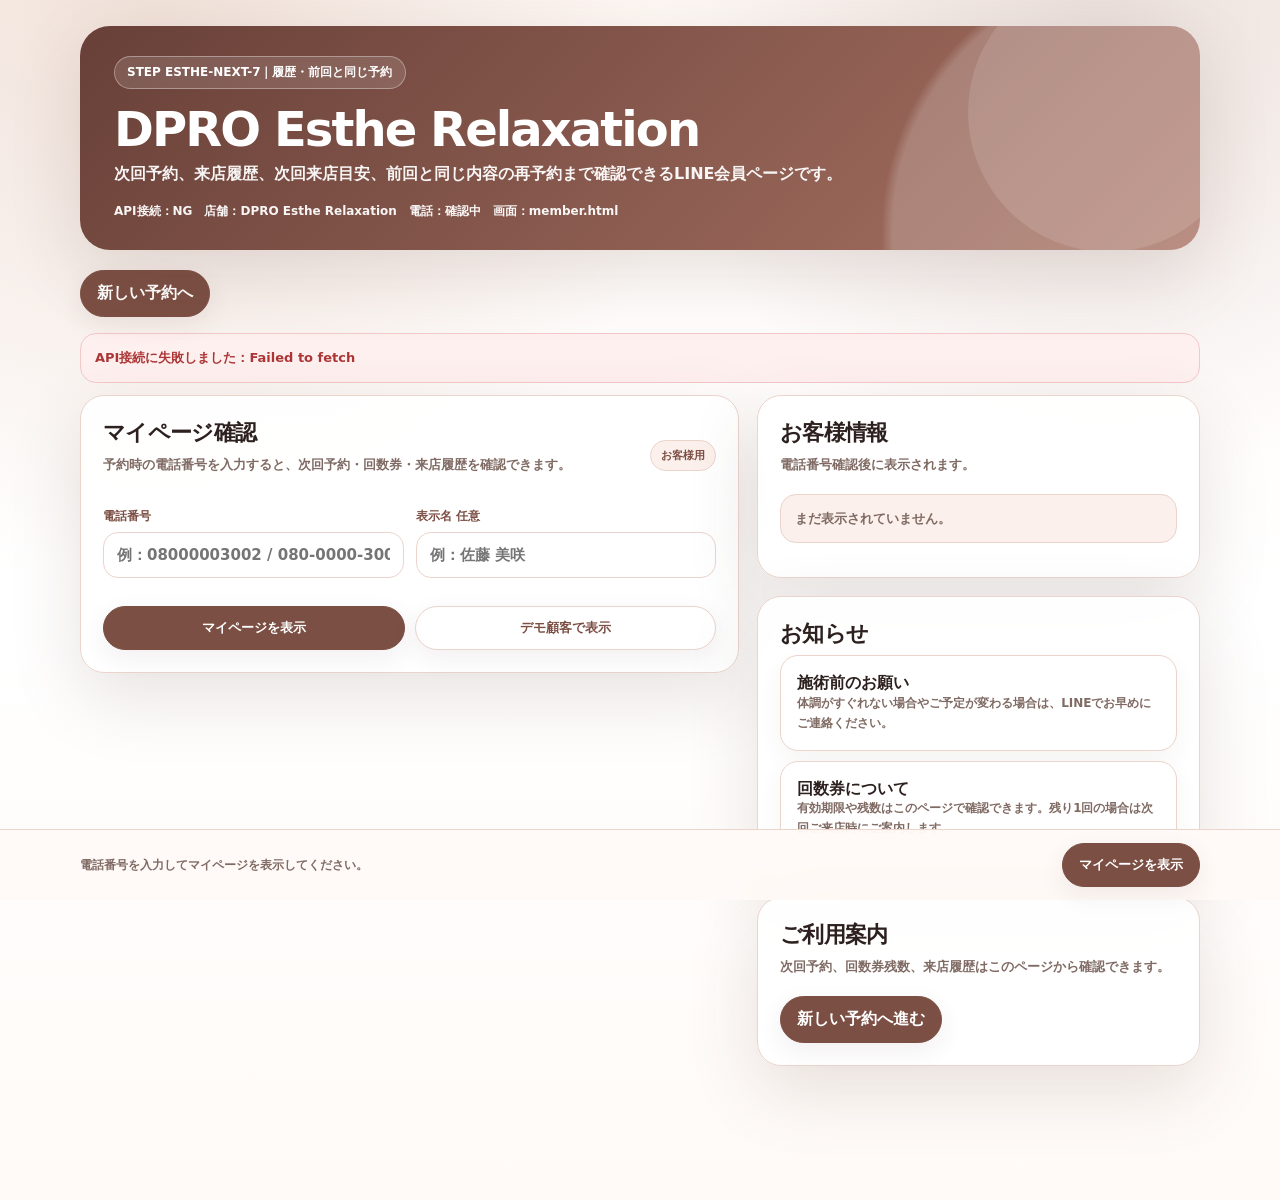
<file: member.html>
<!doctype html>
<!-- STEP ESTHE-NEXT-7 -->
<html lang="ja">
<head>
  <meta charset="utf-8" />
  <meta name="viewport" content="width=device-width,initial-scale=1" />
  <title>DPRO Esthe Relaxation｜STEP ESTHE-NEXT-7｜member.html</title>
  <style>
    :root{
      --bg:#fffaf7;
      --card:#fff;
      --soft:#fbf0eb;
      --soft2:#f7e7df;
      --main:#7c4f44;
      --main2:#a46e5f;
      --gold:#b88647;
      --accent:#0f8a6a;
      --danger:#c94c4c;
      --text:#2d211f;
      --muted:#806b64;
      --line:#ead4cb;
      --shadow:0 24px 72px rgba(88,55,46,.14);
      --radius:24px;
    }
    *{box-sizing:border-box}
    body{
      margin:0;
      font-family:system-ui,-apple-system,BlinkMacSystemFont,"Segoe UI",sans-serif;
      color:var(--text);
      background:
        radial-gradient(circle at 12% 2%,rgba(190,142,117,.23),transparent 34%),
        radial-gradient(circle at 86% 3%,rgba(124,79,68,.16),transparent 28%),
        linear-gradient(180deg,#fffaf7 0%,#fff 52%,#fffaf7 100%);
      min-height:100vh;
    }
    a{color:inherit;text-decoration:none}
    button,input,select,textarea{font-family:inherit}
    .wrap{width:min(1120px,calc(100% - 28px));margin:26px auto 116px}
    .hero{
      position:relative;overflow:hidden;border-radius:30px;color:#fff;padding:30px 34px;
      background:
        radial-gradient(circle at 96% 92%,rgba(255,255,255,.20) 0 24%,transparent 25%),
        linear-gradient(135deg,#684038,#a87263);
      box-shadow:var(--shadow);
    }
    .hero::after{
      content:"";position:absolute;right:-48px;top:-54px;width:280px;height:280px;border-radius:999px;
      background:rgba(255,255,255,.12)
    }
    .badge{
      display:inline-flex;align-items:center;gap:8px;padding:7px 12px;border-radius:999px;
      border:1px solid rgba(255,255,255,.35);background:rgba(255,255,255,.13);color:#fff;
      font-size:12px;font-weight:900;backdrop-filter:blur(8px);
    }
    .hero h1{position:relative;z-index:1;margin:16px 0 8px;font-size:clamp(30px,4vw,48px);line-height:1;letter-spacing:-.04em}
    .hero p{position:relative;z-index:1;margin:0;max-width:820px;font-weight:750;line-height:1.65;color:rgba(255,255,255,.94)}
    .hero-meta{position:relative;z-index:1;display:flex;gap:12px;flex-wrap:wrap;margin-top:16px;font-size:12px;font-weight:900;color:rgba(255,255,255,.95)}
    .topnav{display:flex;gap:10px;flex-wrap:wrap;margin:20px 0 16px}
    .btn{
      border:1px solid var(--line);background:#fff;color:var(--main);border-radius:999px;padding:12px 16px;
      font-weight:950;cursor:pointer;box-shadow:0 8px 24px rgba(88,55,46,.08);transition:.15s ease;
      display:inline-flex;align-items:center;justify-content:center;gap:6px;
    }
    .btn:hover{transform:translateY(-1px)}
    .btn.primary{background:var(--main);border-color:var(--main);color:#fff}
    .btn.gold{background:var(--gold);border-color:var(--gold);color:#fff}
    .btn.green{background:var(--accent);border-color:var(--accent);color:#fff}
    .btn.red{background:var(--danger);border-color:var(--danger);color:#fff}
    .btn:disabled{opacity:.55;cursor:not-allowed;transform:none}
    .grid{display:grid;grid-template-columns:1.28fr .86fr;gap:18px;align-items:start}
    .panel{background:rgba(255,255,255,.94);border:1px solid var(--line);border-radius:var(--radius);padding:22px;box-shadow:var(--shadow);margin-bottom:18px}
    .panel h2{margin:0 0 6px;font-size:22px;letter-spacing:-.03em}
    .sub{margin:0 0 18px;color:var(--muted);font-size:13px;line-height:1.7;font-weight:760}
    .section-title{display:flex;align-items:center;justify-content:space-between;gap:12px;margin-bottom:14px}
    .pill{display:inline-flex;align-items:center;gap:6px;border-radius:999px;padding:7px 10px;font-size:11px;font-weight:950;background:var(--soft);color:var(--main);border:1px solid var(--line);white-space:nowrap}
    .pill.ok{background:#e8f8f1;color:#087a59;border-color:#bce9d8}
    .pill.warn{background:#fff6df;color:#8d600d;border-color:#f0d9a8}
    .pill.red{background:#fff0f0;color:#ad3737;border-color:#f2c8c8}
    .form-grid{display:grid;grid-template-columns:1fr 1fr;gap:12px}
    .field{display:grid;gap:7px;margin-bottom:12px}
    label{font-size:12px;font-weight:950;color:var(--main)}
    input,select,textarea{width:100%;border:1px solid var(--line);background:#fff;color:var(--text);border-radius:15px;padding:13px 13px;font-size:15px;font-weight:850;outline:none}
    textarea{min-height:90px;resize:vertical;line-height:1.6}
    input:focus,select:focus,textarea:focus{border-color:var(--main);box-shadow:0 0 0 4px rgba(124,79,68,.1)}
    .dateField{position:relative;width:100%}
    .dateField input[type="date"]{position:absolute;inset:0;width:100%;height:100%;opacity:.01;z-index:2;cursor:pointer}
    .dateDisplay{width:100%;min-height:50px;border:1px solid var(--line);background:#fff;color:var(--text);border-radius:15px;padding:13px 42px 13px 13px;text-align:left;font-weight:950;cursor:pointer}
    .dateField::after{content:"📅";position:absolute;right:13px;top:50%;transform:translateY(-50%);z-index:1;opacity:.7;pointer-events:none}
    .notice{border:1px solid var(--line);border-radius:16px;padding:13px 14px;background:var(--soft);color:var(--muted);font-size:13px;font-weight:800;line-height:1.65;margin:12px 0}
    .notice.ok{background:#effaf5;color:#087a59;border-color:#bee8d9}
    .notice.warn{background:#fff8e8;color:#8b5c0b;border-color:#f0d6a4}
    .notice.ng{background:#fff0f0;color:#ad3737;border-color:#f2c8c8}
    .cards{display:grid;grid-template-columns:repeat(4,1fr);gap:10px;margin:0 0 18px}
    .metric{background:#fff;border:1px solid var(--line);border-radius:18px;padding:15px;box-shadow:0 10px 26px rgba(88,55,46,.07)}
    .metric strong{display:block;color:var(--main);font-size:28px;line-height:1;letter-spacing:-.04em}
    .metric span{display:block;color:var(--muted);margin-top:8px;font-size:12px;font-weight:850}
    .member-card{border:1px solid var(--line);border-radius:20px;background:#fff;padding:16px;margin-bottom:14px}
    .member-name{font-size:22px;font-weight:1000;letter-spacing:-.03em}
    .small{color:var(--muted);font-size:12px;line-height:1.65;font-weight:750}
    .list{display:grid;gap:10px}
    .reservation-card,.ticket-card,.history-card{
      border:1px solid var(--line);border-radius:18px;background:#fff;padding:16px;
      box-shadow:0 10px 26px rgba(88,55,46,.05)
    }
    .reservation-card.next{background:#fff8f3;border-color:#dfbfb2}
    .card-head{display:flex;justify-content:space-between;gap:12px;align-items:flex-start;margin-bottom:8px}
    .card-title{font-size:16px;font-weight:1000;line-height:1.35}
    .card-meta{color:var(--muted);font-size:12px;font-weight:850;line-height:1.6}
    .card-actions{display:flex;gap:8px;flex-wrap:wrap;margin-top:12px}
    .mini{border:1px solid var(--line);background:#fff;color:var(--main);border-radius:999px;padding:8px 11px;font-size:12px;font-weight:950;cursor:pointer}
    .mini.primary{background:var(--main);color:#fff;border-color:var(--main)}
    .mini.green{background:var(--accent);color:#fff;border-color:var(--accent)}
    .mini.red{background:var(--danger);color:#fff;border-color:var(--danger)}
    .summary-row{display:grid;grid-template-columns:130px 1fr;border:1px solid var(--line);border-radius:16px;overflow:hidden;margin-top:12px}
    .summary-row div{padding:12px;border-bottom:1px solid var(--line);font-weight:850;font-size:13px}
    .summary-row div:nth-child(odd){background:var(--soft);color:var(--muted)}
    .summary-row div:nth-child(even){background:#fff}
    .summary-row div:nth-last-child(-n+2){border-bottom:0}
    .tabs{display:flex;gap:8px;flex-wrap:wrap;margin-bottom:14px}
    .tab{border:1px solid var(--line);border-radius:999px;background:#fff;color:var(--main);font-weight:950;padding:10px 13px;cursor:pointer}
    .tab.on{background:var(--main);border-color:var(--main);color:#fff}
    .hidden{display:none!important}
    .slot-grid{display:grid;grid-template-columns:repeat(4,1fr);gap:8px;margin-top:12px}
    .slot{border:1px solid var(--line);background:#fff;border-radius:15px;padding:12px 8px;min-height:58px;cursor:pointer;text-align:center;font-weight:1000}
    .slot small{display:block;color:var(--muted);font-weight:800;margin-top:3px}
    .slot.on{background:var(--main);border-color:var(--main);color:#fff}
    .slot.on small{color:#fff}
    .slot.off{opacity:.45;background:#f7efeb;cursor:not-allowed}
    .bottom{position:fixed;left:0;right:0;bottom:0;z-index:50;background:rgba(255,250,247,.92);backdrop-filter:blur(16px);border-top:1px solid var(--line)}
    .bottom-inner{width:min(1120px,calc(100% - 28px));margin:0 auto;display:flex;align-items:center;justify-content:space-between;gap:12px;padding:13px 0}
    .bottom-text{color:var(--muted);font-size:12px;font-weight:850;white-space:nowrap;overflow:hidden;text-overflow:ellipsis}
    .modal-backdrop{position:fixed;inset:0;display:none;align-items:center;justify-content:center;background:rgba(45,33,31,.56);z-index:90;padding:16px}
    .modal-backdrop.show{display:flex}
    .modal{width:min(680px,100%);max-height:86vh;overflow:auto;background:#fff;border:1px solid var(--line);border-radius:24px;box-shadow:0 26px 100px rgba(0,0,0,.25);padding:22px}
    .modal h3{margin:0 0 8px;font-size:24px;letter-spacing:-.04em}
    .modal p{margin:0 0 16px;color:var(--muted);font-weight:750;line-height:1.7}
    .actions{display:grid;grid-template-columns:1fr 1fr;gap:10px;margin-top:16px}
    .toast{position:fixed;right:18px;bottom:86px;z-index:120;background:#2d211f;color:#fff;border-radius:16px;padding:13px 16px;display:none;font-weight:950;box-shadow:0 18px 44px rgba(0,0,0,.22);max-width:420px}
    .toast.show{display:block}
    @media(max-width:920px){
      .grid{grid-template-columns:1fr}
      .cards{grid-template-columns:repeat(2,1fr)}
      .slot-grid{grid-template-columns:repeat(3,1fr)}
    }
    @media(max-width:640px){
      .wrap{width:min(100% - 18px,1120px);margin-top:12px}
      .hero{padding:22px 20px;border-radius:22px}
      .hero h1{font-size:31px}
      .form-grid{grid-template-columns:1fr}
      .cards{grid-template-columns:1fr}
      .slot-grid{grid-template-columns:1fr 1fr}
      .summary-row{grid-template-columns:110px 1fr}
      .actions{grid-template-columns:1fr}
      .bottom-inner{flex-direction:column;align-items:stretch}
      .bottom-inner .btn{width:100%}
    }
  
    /* DPRO NEXT-7: 履歴・次回来店目安・前回と同じ予約 */
    .repeat-visit-panel{
      position:relative;
      overflow:hidden;
      margin-bottom:18px;
      padding:20px;
      border:1px solid var(--line);
      border-radius:24px;
      background:linear-gradient(135deg,#fff,#fff6ef);
      box-shadow:var(--shadow);
    }
    .repeat-visit-panel::after{
      content:"";
      position:absolute;
      right:-55px;
      bottom:-70px;
      width:190px;
      height:190px;
      border-radius:999px;
      background:rgba(184,134,71,.10);
      pointer-events:none;
    }
    .repeat-visit-grid{
      position:relative;
      z-index:1;
      display:grid;
      grid-template-columns:1.2fr .8fr;
      gap:14px;
      align-items:stretch;
    }
    .repeat-visit-main,
    .next-visit-estimate{
      border:1px solid var(--line);
      border-radius:18px;
      background:#fff;
      padding:16px;
    }
    .repeat-kicker{
      color:var(--muted);
      font-size:11px;
      font-weight:950;
      letter-spacing:.04em;
    }
    .repeat-title{
      margin-top:5px;
      color:var(--main);
      font-size:22px;
      font-weight:1000;
      line-height:1.3;
      letter-spacing:-.03em;
    }
    .repeat-meta{
      margin-top:7px;
      color:var(--muted);
      font-size:12px;
      font-weight:850;
      line-height:1.65;
    }
    .repeat-actions{
      display:flex;
      gap:8px;
      flex-wrap:wrap;
      margin-top:13px;
    }
    .repeat-actions .btn{min-height:46px}
    .estimate-date{
      display:block;
      margin-top:7px;
      color:var(--main);
      font-size:25px;
      font-weight:1000;
      letter-spacing:-.04em;
    }
    .estimate-note{
      display:block;
      margin-top:7px;
      color:var(--muted);
      font-size:11px;
      font-weight:800;
      line-height:1.6;
    }
    .history-card .card-actions{margin-top:11px}
    .history-more{
      width:100%;
      min-height:44px;
      margin-top:12px;
      border-radius:15px;
    }
    @media(max-width:720px){
      .repeat-visit-grid{grid-template-columns:1fr}
      .repeat-actions{display:grid;grid-template-columns:1fr}
      .repeat-actions .btn{width:100%}
    }

</style>
</head>
<body>
  <main class="wrap">
    <section class="hero">
      <div class="badge">STEP ESTHE-NEXT-7｜履歴・前回と同じ予約</div>
      <h1 id="shopTitle">DPRO Esthe Relaxation</h1>
      <p id="shopLead">次回予約、来店履歴、次回来店目安、前回と同じ内容の再予約まで確認できるLINE会員ページです。</p>
      <div class="hero-meta">
        <span>API接続：<span id="apiStatus">確認中</span></span>
        <span>店舗：<span id="shopName">DPRO Esthe Relaxation</span></span>
        <span>電話：<span id="shopPhone">確認中</span></span>
        <span>画面：member.html</span>
      </div>
    </section>

    <div class="topnav">
      <a class="btn primary" href="index-brush.html">新しい予約へ</a>
    </div>

    <div id="message" class="notice warn">電話番号を入力して、お客様マイページを表示してください。</div>

    <div class="grid">
      <section>
        <div class="panel">
          <div class="section-title">
            <div>
              <h2>マイページ確認</h2>
              <p class="sub">予約時の電話番号を入力すると、次回予約・回数券・来店履歴を確認できます。</p>
            </div>
            <span class="pill">お客様用</span>
          </div>
          <div class="form-grid">
            <div class="field">
              <label>電話番号</label>
              <input id="phoneInput" inputmode="tel" placeholder="例：08000003002 / 080-0000-3002" value="">
            </div>
            <div class="field">
              <label>表示名 任意</label>
              <input id="nameInput" placeholder="例：佐藤 美咲">
            </div>
          </div>
          <div class="actions">
            <button class="btn primary" id="loadBtn">マイページを表示</button>
            <button class="btn" id="demoBtn">デモ顧客で表示</button>
          </div>
        </div>

        <div id="memberArea" class="hidden">
          <div class="cards">
            <div class="metric"><strong id="metricNext">-</strong><span>次回予約</span></div>
            <div class="metric"><strong id="metricTickets">-</strong><span>有効回数券</span></div>
            <div class="metric"><strong id="metricHistory">-</strong><span>来店履歴</span></div>
            <div class="metric"><strong id="metricVisit">-</strong><span>来店回数</span></div>
          </div>

          <section class="repeat-visit-panel" id="repeatVisitPanel">
            <div id="repeatVisitContent" class="notice">来店履歴を確認中です。</div>
          </section>

          <div class="panel">
            <div class="section-title">
              <div>
                <h2>次回予約</h2>
                <p class="sub">予約内容の確認、日時変更、キャンセルができます。控えが必要な場合だけコピーできます。</p>
              </div>
              <span class="pill ok">予約確認</span>
            </div>
            <div id="reservationList" class="list"></div>
          </div>

          <div class="panel">
            <div class="section-title">
              <div>
                <h2>回数券</h2>
                <p class="sub">保有中の回数券・チケット残数を確認できます。</p>
              </div>
              <span class="pill">残数確認</span>
            </div>
            <div id="ticketList" class="list"></div>
          </div>

          <div class="panel">
            <div class="section-title">
              <div>
                <h2>来店履歴</h2>
                <p class="sub">最新5件を先に表示します。各履歴から同じメニュー・担当で新しい予約へ進めます。</p>
              </div>
              <span class="pill">履歴</span>
            </div>
            <div id="historyList" class="list"></div>
            <button class="btn history-more hidden" id="historyMoreBtn" type="button">履歴をもっと見る</button>
          </div>
        </div>
      </section>

      <aside>
        <div class="panel">
          <h2>お客様情報</h2>
          <p class="sub">電話番号確認後に表示されます。</p>
          <div id="customerBox" class="notice">まだ表示されていません。</div>
        </div>

        <div class="panel">
          <h2>お知らせ</h2>
          <div class="list">
            <div class="ticket-card">
              <div class="card-title">施術前のお願い</div>
              <div class="small">体調がすぐれない場合やご予定が変わる場合は、LINEでお早めにご連絡ください。</div>
            </div>
            <div class="ticket-card">
              <div class="card-title">回数券について</div>
              <div class="small">有効期限や残数はこのページで確認できます。残り1回の場合は次回ご来店時にご案内します。</div>
            </div>
          </div>
        </div>

        <div class="panel">
      <h2>ご利用案内</h2>
      <p class="sub">次回予約、回数券残数、来店履歴はこのページから確認できます。</p>
      <a class="btn primary" href="index-brush.html">新しい予約へ進む</a>
    </div>
      </aside>
    </div>
  </main>

  <div class="bottom">
    <div class="bottom-inner">
      <div class="bottom-text" id="bottomText">電話番号を入力してマイページを表示してください。</div>
      <button class="btn primary" id="bottomLoadBtn">マイページを表示</button>
    </div>
  </div>

  <div class="modal-backdrop" id="modalBackdrop">
    <div class="modal">
      <h3 id="modalTitle">確認</h3>
      <p id="modalText">内容を確認してください。</p>
      <div id="modalBody"></div>
      <div class="actions" id="modalActions">
        <button class="btn" id="modalCancel">戻る</button>
        <button class="btn primary" id="modalOk">実行する</button>
      </div>
    </div>
  </div>

  <div class="toast" id="toast"></div>

  <script>
    const VERSION = "ESTHE-NEXT-7-MEMBER-HISTORY-REBOOK-20260723";
    const API_BASE = "https://dpro-esthe-relax-line-api.dpromstk2000.workers.dev";
    const SHOP_CODE = "esthe_demo_default";

    const state = {
      member: null,
      customer: null,
      reservations: [],
      tickets: [],
      history: [],
      selectedReservation: null,
      changeDate: "",
      changeTime: "",
      slots: [],
      pendingAction: null,
      settings: null,
      shop: null,
      menus: [],
      historyShowAll: false
    };

    const $ = (id) => document.getElementById(id);
    const pad = (n) => String(n).padStart(2, "0");


    function yenText(value){
      const amount = Number(value);
      return Number.isFinite(amount) ? `${amount.toLocaleString("ja-JP")}円` : "当日確認";
    }

    function memberMenuForReservation(r){
      const menuId = String(r?.menu_id || r?.menu?.id || "");
      const menuName = String(r?.menu_name || r?.menu?.menu_name || "");
      return (state.menus || []).find(menu =>
        (menuId && String(menu.id || "") === menuId) ||
        (menuName && String(menu.menu_name || "") === menuName)
      ) || r?.menu || null;
    }

    function memberReservationPriceInfo(r){
      const menu = memberMenuForReservation(r) || {};
      const price = r?.price_yen ?? r?.menu_price_yen ?? menu.price_yen;
      const duration = r?.duration_minutes ?? r?.menu_duration_minutes ?? menu.duration_minutes;
      return {
        priceText:Number.isFinite(Number(price)) ? yenText(price) : "当日確認",
        durationText:Number.isFinite(Number(duration)) ? `${Number(duration)}分` : "当日確認"
      };
    }

              function escapeHtml(v){
      return String(v ?? "")
        .replaceAll("&","&amp;").replaceAll("<","&lt;").replaceAll(">","&gt;")
        .replaceAll('"',"&quot;").replaceAll("'","&#039;");
    }

    function jstDate(d = new Date()){
      const parts = new Intl.DateTimeFormat("ja-JP", {
        timeZone:"Asia/Tokyo", year:"numeric", month:"2-digit", day:"2-digit"
      }).formatToParts(d).reduce((a,p)=>{a[p.type]=p.value;return a;},{});
      return `${parts.year}-${parts.month}-${parts.day}`;
    }

    function addDays(dateStr, days){
      const [y,m,d] = dateStr.split("-").map(Number);
      const date = new Date(Date.UTC(y, m-1, d));
      date.setUTCDate(date.getUTCDate() + days);
      return `${date.getUTCFullYear()}-${pad(date.getUTCMonth()+1)}-${pad(date.getUTCDate())}`;
    }

    function weekday(dateStr){
      const [y,m,d] = String(dateStr || "").split("-").map(Number);
      if(!y || !m || !d) return "";
      return ["日","月","火","水","木","金","土"][new Date(Date.UTC(y,m-1,d)).getUTCDay()];
    }


    function normalizePhone(value){
      let s = String(value || "")
        .replace(/[０-９]/g, ch => String.fromCharCode(ch.charCodeAt(0) - 0xFEE0))
        .replace(/[＋]/g, "+")
        .trim();

      s = s.replace(/[ー－―‐‑‒–—ｰ]/g, "-");
      s = s.replace(/[^\d+]/g, "");

      if(s.startsWith("+81")){
        s = "0" + s.slice(3);
      }else if(s.startsWith("81") && s.length === 12){
        s = "0" + s.slice(2);
      }

      return s.replace(/\D/g, "");
    }

    function isPhoneLike(value){
      return normalizePhone(value).length >= 8;
    }

    function dateText(dateStr){
      if(!dateStr) return "-";
      const [y,m,d] = String(dateStr).split("-").map(Number);
      if(!y || !m || !d) return dateStr;
      return `${y}年${m}月${d}日（${weekday(dateStr)}）`;
    }

    function isoDateParts(value){
      if(!value) return {date:"", time:""};
      if(/^\d{4}-\d{2}-\d{2}$/.test(value)) return {date:value, time:""};
      const d = new Date(value);
      if(Number.isNaN(d.getTime())) return {date:"", time:""};
      const date = new Intl.DateTimeFormat("ja-JP", {timeZone:"Asia/Tokyo", year:"numeric", month:"2-digit", day:"2-digit"}).formatToParts(d).reduce((a,p)=>{a[p.type]=p.value;return a;},{});
      const time = new Intl.DateTimeFormat("ja-JP", {timeZone:"Asia/Tokyo", hour:"2-digit", minute:"2-digit", hour12:false}).formatToParts(d).reduce((a,p)=>{a[p.type]=p.value;return a;},{});
      return {date:`${date.year}-${date.month}-${date.day}`, time:`${time.hour}:${time.minute}`};
    }

    function reservationDateTime(r){
      const parts = isoDateParts(r.start_at || r.start_time || r.reservation_at || r.date);
      const date = r.date || r.reservation_date || parts.date;
      const time = r.time || r.reservation_time || parts.time;
      return {date, time};
    }

    function reservationId(r){
      return r.id || r.reservation_id || r.reservation_code || "";
    }

    function compareDate(a, b){ return String(a || "").localeCompare(String(b || "")); }
    function nowMinutesJst(){
      const parts = new Intl.DateTimeFormat("ja-JP", {timeZone:"Asia/Tokyo", hour:"2-digit", minute:"2-digit", hour12:false}).formatToParts(new Date()).reduce((a,p)=>{a[p.type]=p.value;return a;},{});
      return Number(parts.hour || 0) * 60 + Number(parts.minute || 0);
    }
    function timeToMinutes(timeStr){
      const [h,m] = String(timeStr || "0:0").split(":").map(Number);
      return (Number(h) || 0) * 60 + (Number(m) || 0);
    }
    function isPastSlot(dateStr, timeStr){
      if(compareDate(dateStr, jstDate()) !== 0) return compareDate(dateStr, jstDate()) < 0;
      return timeToMinutes(timeStr) <= nowMinutesJst();
    }

    async function api(path, options = {}){
      const url = path.startsWith("http") ? path : `${API_BASE}${path}`;
      const res = await fetch(url, {
        method: options.method || "GET",
        headers: {"Accept":"application/json", "Content-Type":"application/json", ...(options.headers || {})},
        body: options.body ? JSON.stringify(options.body) : undefined
      });
      const text = await res.text();
      let data = {};
      try{ data = text ? JSON.parse(text) : {}; }catch(e){ data = {raw:text}; }
      if(!res.ok || data.ok === false){
        throw new Error(data.message || data.error || `HTTP ${res.status}`);
      }
      return data;
    }

    function setMessage(type, text){
      const el = $("message");
      el.className = `notice ${type || ""}`;
      el.textContent = text;
    }

    function showToast(text){
      const el = $("toast");
      el.textContent = text;
      el.classList.add("show");
      setTimeout(()=>el.classList.remove("show"), 2500);
    }

    function closeModal(){
      $("modalBackdrop").classList.remove("show");
      state.pendingAction = null;
    }

    function openModal(title, text, bodyHtml, okText, action, danger=false){
      $("modalTitle").textContent = title;
      $("modalText").textContent = text;
      $("modalBody").innerHTML = bodyHtml || "";
      $("modalOk").textContent = okText || "実行する";
      $("modalOk").className = danger ? "btn red" : "btn primary";
      state.pendingAction = action;
      $("modalBackdrop").classList.add("show");
    }

    function normalizeList(data, keys){
      for(const key of keys){
        if(Array.isArray(data?.[key])) return data[key];
      }
      return [];
    }

    async function loadMyPage(){
      const phone = normalizePhone($("phoneInput").value);
      $("phoneInput").value = phone;
      if(!phone){
        setMessage("ng", "電話番号を入力してください。");
        return;
      }
      setMessage("warn", "マイページを読み込み中です。");
      $("bottomText").textContent = "マイページを読み込み中です。";

      try{
        const data = await api(`/api/public/my-page?shop_code=${encodeURIComponent(SHOP_CODE)}&phone=${encodeURIComponent(phone)}`);
        state.member = data;
        state.customer = data.customer || null;
        state.reservations = normalizeList(data, ["next_reservations", "reservations", "upcoming_reservations", "active_reservations"]);
        state.tickets = normalizeList(data, ["tickets", "active_tickets", "customer_tickets"]);
        state.history = normalizeList(data, ["history", "visit_history", "treatments", "past_reservations"]);
        state.historyShowAll = false;

        if(!data.found){
          $("memberArea").classList.add("hidden");
          $("customerBox").className = "notice warn";
          $("customerBox").textContent = "登録済みのお客様情報は見つかりませんでした。予約画面から新規予約できます。";
          setMessage("warn", "登録済みのお客様情報は見つかりませんでした。");
          $("bottomText").textContent = "登録済みのお客様情報はありません。";
          return;
        }

        $("memberArea").classList.remove("hidden");
        $("nameInput").value = state.customer?.customer_name || $("nameInput").value || "";
        renderAll();
        setMessage("ok", "お客様マイページを表示しました。");
        $("bottomText").textContent = `${state.customer?.customer_name || "お客様"}様のマイページを表示中です。`;
      }catch(e){
        setMessage("ng", "読み込みに失敗しました：" + e.message);
        $("bottomText").textContent = "読み込みに失敗しました。";
      }
    }


    function historyTimestamp(item){
      const raw = item?.start_at || item?.treatment_at || item?.treatment_date || item?.date || item?.created_at;
      const parsed = raw ? new Date(raw) : null;
      return parsed && !Number.isNaN(parsed.getTime()) ? parsed.getTime() : 0;
    }

    function memberHistoryList(){
      const source = state.history.length
        ? state.history
        : state.reservations.filter(r => ["completed","cancelled","no_show"].includes(r.status));
      return source.slice().sort((a,b) => historyTimestamp(b) - historyTimestamp(a));
    }

    function isRepeatableVisit(item){
      if(!item) return false;
      if(["cancelled","no_show"].includes(item.status)) return false;
      return Boolean(item.menu_id || item.menu?.id || item.menu_name || item.treatment_name);
    }

    function latestRepeatableVisit(){
      return memberHistoryList().find(isRepeatableVisit) || null;
    }

    function historyMenu(item){
      const menuId = String(item?.menu_id || item?.menu?.id || "");
      const menuName = String(item?.menu_name || item?.treatment_name || item?.menu?.menu_name || "");
      return (state.menus || []).find(menu =>
        (menuId && String(menu.id || "") === menuId) ||
        (menuName && String(menu.menu_name || "") === menuName)
      ) || item?.menu || null;
    }

    function recommendedIntervalDays(item){
      const menu = historyMenu(item) || {};
      const explicit = Number(
        item?.next_visit_days ??
        item?.recommended_interval_days ??
        menu.next_visit_days ??
        menu.recommended_interval_days ??
        menu.repeat_interval_days
      );
      if(Number.isFinite(explicit) && explicit >= 7 && explicit <= 180) return explicit;

      const name = String(item?.menu_name || item?.treatment_name || menu.menu_name || "");
      if(/脱毛/.test(name)) return 42;
      if(/リンパ|ボディ|整体|マッサージ|リラク|むくみ/.test(name)) return 21;
      if(/フェイシャル|小顔|肌|毛穴|美顔/.test(name)) return 28;
      return 28;
    }

    function visitDateString(item){
      const dt = reservationDateTime(item || {});
      if(dt.date) return dt.date;
      const raw = item?.treatment_date || item?.created_at || "";
      const match = String(raw).match(/^\d{4}-\d{2}-\d{2}/);
      return match ? match[0] : "";
    }

    function nextVisitEstimate(item){
      const base = visitDateString(item);
      if(!base) return {date:"", days:recommendedIntervalDays(item)};
      const days = recommendedIntervalDays(item);
      return {date:addDays(base, days), days};
    }

    function buildRepeatBookingPayload(item){
      const menu = historyMenu(item) || {};
      return {
        version:VERSION,
        created_at:Date.now(),
        expires_at:Date.now() + 30 * 60 * 1000,
        customer_name:state.customer?.customer_name || $("nameInput").value.trim() || "",
        customer_phone:normalizePhone(state.customer?.phone || $("phoneInput").value),
        menu_id:item?.menu_id || item?.menu?.id || menu.id || "",
        menu_name:item?.menu_name || item?.treatment_name || menu.menu_name || "",
        staff_id:item?.staff_id || item?.staff?.id || "",
        staff_name:item?.staff_name || item?.staff?.staff_name || "",
        source_history_id:item?.id || item?.reservation_id || item?.reservation_code || ""
      };
    }

    function repeatBooking(item){
      if(!isRepeatableVisit(item)){
        showToast("同じ内容で予約できる施術履歴がありません。");
        return;
      }
      try{
        const payload = buildRepeatBookingPayload(item);
        sessionStorage.setItem("dpro_esthe_repeat_booking", JSON.stringify(payload));
        location.href = "index-brush.html?repeat=1";
      }catch(error){
        showToast("再予約情報を準備できませんでした。新しい予約から進んでください。");
      }
    }

    function renderRepeatVisitPanel(){
      const item = latestRepeatableVisit();
      const box = $("repeatVisitContent");
      if(!item){
        box.className = "";
        box.innerHTML = `
          <div class="repeat-visit-grid">
            <div class="repeat-visit-main">
              <div class="repeat-kicker">NEXT ACTION</div>
              <div class="repeat-title">新しい予約へ進む</div>
              <div class="repeat-meta">来店履歴ができると、前回のメニューと担当を引き継いで予約できます。</div>
              <div class="repeat-actions">
                <a class="btn primary" href="index-brush.html">新しい予約をする</a>
              </div>
            </div>
            <div class="next-visit-estimate">
              <div class="repeat-kicker">次回来店目安</div>
              <span class="estimate-date">来店後に表示</span>
              <span class="estimate-note">施術履歴をもとに目安を表示します。</span>
            </div>
          </div>
        `;
        return;
      }

      const dt = reservationDateTime(item);
      const estimate = nextVisitEstimate(item);
      box.className = "";
      box.innerHTML = `
        <div class="repeat-visit-grid">
          <div class="repeat-visit-main">
            <div class="repeat-kicker">前回の施術</div>
            <div class="repeat-title">${escapeHtml(item.menu_name || item.treatment_name || "前回の施術")}</div>
            <div class="repeat-meta">
              ${escapeHtml(dt.date ? dateText(dt.date) : visitDateString(item) || "-")} /
              担当：${escapeHtml(item.staff_name || "指名なし")}
            </div>
            <div class="repeat-actions">
              <button class="btn primary" type="button" data-repeat-latest="1">前回と同じ内容で予約</button>
              <a class="btn" href="index-brush.html">別の内容で予約</a>
            </div>
          </div>
          <div class="next-visit-estimate">
            <div class="repeat-kicker">次回来店目安</div>
            <span class="estimate-date">${escapeHtml(estimate.date ? dateText(estimate.date) : "店舗でご相談")}</span>
            <span class="estimate-note">前回施術から約${escapeHtml(estimate.days)}日後の目安です。肌・体調・施術内容により変わります。</span>
          </div>
        </div>
      `;
    }

    function renderAll(){
      renderMetrics();
      renderCustomer();
      renderRepeatVisitPanel();
      renderReservations();
      renderTickets();
      renderHistory();
    }

    function renderMetrics(){
      $("metricNext").textContent = state.reservations.length;
      $("metricTickets").textContent = state.tickets.length;
      $("metricHistory").textContent = state.history.length;
      $("metricVisit").textContent = state.customer?.visit_count ?? 0;
    }

    function renderCustomer(){
      const c = state.customer || {};
      $("apiStatus").textContent = "OK";
      applyShopInfo();
      $("customerBox").className = "member-card";
      $("customerBox").innerHTML = `
        <div class="member-name">${escapeHtml(c.customer_name || "お客様")}</div>
        <div class="small">電話：${escapeHtml(c.phone || $("phoneInput").value.trim() || "-")}</div>
        <div class="small">来店回数：${c.visit_count ?? 0}回 / 最終来店：${escapeHtml(c.last_visit_date || "-")}</div>
      `;
    }

    function statusLabel(s){
      const map = {
        reserved:"予約済み", checked_in:"来店済み", in_treatment:"施術中",
        waiting_payment:"会計待ち", completed:"完了", cancelled:"キャンセル", no_show:"無断キャンセル"
      };
      return map[s] || s || "予約済み";
    }

    function renderReservations(){
      const el = $("reservationList");
      if(!state.reservations.length){
        el.innerHTML = `<div class="notice">次回予約はありません。<br><a class="btn primary" href="index-brush.html" style="margin-top:10px;">新しく予約する</a></div>`;
        return;
      }

      el.innerHTML = state.reservations.map((r, idx) => {
        const dt = reservationDateTime(r);
        const priceInfo = memberReservationPriceInfo(r);
        return `
          <div class="reservation-card next">
            <div class="card-head">
              <div>
                <div class="card-title">${escapeHtml(dt.date ? `${dateText(dt.date)} ${dt.time || ""}` : "日時未設定")}</div>
                <div class="card-meta">${escapeHtml(r.menu_name || r.menu?.menu_name || "-")} / ${escapeHtml(r.staff_name || r.staff?.staff_name || "指名なし")}</div>
              </div>
              <span class="pill ${r.status === "cancelled" ? "red" : "ok"}">${escapeHtml(statusLabel(r.status))}</span>
            </div>
            <div class="small">予約番号：${escapeHtml(r.reservation_code || "-")}</div>
            <div class="small">料金目安：${escapeHtml(priceInfo.priceText)} / 所要時間目安：${escapeHtml(priceInfo.durationText)}</div>
            <div class="small">ご要望：${escapeHtml(r.request_note || r.note || "-")}</div>
            <div class="notice warn">体調・肌状態、回数券、追加内容、当日の変更により、内容や最終金額が変わる場合があります。</div>
            <div class="card-actions">
              <button class="mini green" data-change-reservation="${idx}">日時を変更</button>
              <button class="mini red" data-cancel-reservation="${idx}">キャンセル</button>
              <button class="mini" data-copy-reservation="${idx}">予約内容を控える</button>
            </div>
          </div>
        `;
      }).join("");
    }

    function renderTickets(){
      const el = $("ticketList");
      if(!state.tickets.length){
        el.innerHTML = `<div class="notice">有効な回数券はありません。</div>`;
        return;
      }
      el.innerHTML = state.tickets.map(t => {
        const remain = t.remaining_count ?? t.remaining ?? "-";
        const total = t.total_count ?? t.total ?? "-";
        const near = Number(remain) <= 1;
        return `
          <div class="ticket-card">
            <div class="card-head">
              <div>
                <div class="card-title">${escapeHtml(t.ticket_name || t.plan_name || "回数券")}</div>
                <div class="card-meta">残り ${escapeHtml(remain)}/${escapeHtml(total)} 回 / 有効期限 ${escapeHtml(t.expires_at || t.expire_date || "-")}</div>
              </div>
              <span class="pill ${near ? "warn" : "ok"}">${near ? "残りわずか" : "利用可"}</span>
            </div>
            <div class="small">対象：${escapeHtml(t.menu_name || t.target_menu_name || "対象メニュー")}</div>
          </div>
        `;
      }).join("");
    }

    function renderHistory(){
      const el = $("historyList");
      const list = memberHistoryList();
      if(!list.length){
        el.innerHTML = `<div class="notice">表示できる来店履歴はまだありません。</div>`;
        $("historyMoreBtn").classList.add("hidden");
        return;
      }

      const visible = state.historyShowAll ? list : list.slice(0,5);
      el.innerHTML = visible.map((h,index) => {
        const dt = reservationDateTime(h);
        const priceInfo = memberReservationPriceInfo(h);
        const repeatable = isRepeatableVisit(h);
        return `
          <div class="history-card">
            <div class="card-head">
              <div>
                <div class="card-title">${escapeHtml(h.menu_name || h.treatment_name || "施術履歴")}</div>
                <div class="card-meta">${escapeHtml(dt.date ? dateText(dt.date) : (h.treatment_date || h.created_at || "-"))} ${escapeHtml(dt.time || "")}</div>
              </div>
              <span class="pill ${["cancelled","no_show"].includes(h.status) ? "red" : "ok"}">${escapeHtml(statusLabel(h.status || "completed"))}</span>
            </div>
            <div class="small">担当：${escapeHtml(h.staff_name || "指名なし")}</div>
            <div class="small">料金目安：${escapeHtml(priceInfo.priceText)} / 所要時間目安：${escapeHtml(priceInfo.durationText)}</div>
            ${repeatable ? `<div class="card-actions"><button class="mini primary" type="button" data-repeat-history="${index}">前回と同じ内容で予約</button></div>` : ""}
          </div>
        `;
      }).join("");

      if(list.length > 5){
        $("historyMoreBtn").classList.remove("hidden");
        $("historyMoreBtn").textContent = state.historyShowAll ? "最新5件だけ表示" : `履歴をもっと見る（全${list.length}件）`;
      }else{
        $("historyMoreBtn").classList.add("hidden");
      }
    }

    function copyReservation(idx){
      const r = state.reservations[idx];
      if(!r) return;
      const dt = reservationDateTime(r);
      const c = state.customer || {};
      const priceInfo = memberReservationPriceInfo(r);
      const text = [
        `${c.customer_name || "お客様"}様`,
        "",
        "ご予約内容の控えです。",
        `日時：${dt.date ? dateText(dt.date) : "-"} ${dt.time || ""}`,
        `メニュー：${r.menu_name || "-"}`,
        `料金目安：${priceInfo.priceText}`,
        `所要時間目安：${priceInfo.durationText}`,
        `スタッフ：${r.staff_name || "指名なし"}`,
        `予約番号：${r.reservation_code || "-"}`,
        "",
        "当日の体調・肌状態や回数券利用、追加内容により、内容や最終金額が変わる場合があります。",
        "変更やキャンセルがある場合は、LINEでお早めにご連絡ください。"
      ].join("\n");
      navigator.clipboard?.writeText(text).then(()=>showToast("予約内容を控えとしてコピーしました。")).catch(()=>showToast(text));
    }

    function openCancel(idx){
      const r = state.reservations[idx];
      if(!r) return;
      const dt = reservationDateTime(r);
      openModal(
        "予約をキャンセルしますか？",
        "キャンセルすると予約一覧からキャンセル扱いになります。内容を確認してください。",
        `<div class="summary-row">
          <div>お客様</div><div>${escapeHtml(state.customer?.customer_name || "-")}</div>
          <div>日時</div><div>${escapeHtml(dt.date ? `${dateText(dt.date)} ${dt.time || ""}` : "-")}</div>
          <div>メニュー</div><div>${escapeHtml(r.menu_name || "-")}</div>
          <div>予約番号</div><div>${escapeHtml(r.reservation_code || "-")}</div>
        </div>`,
        "キャンセルする",
        async () => cancelReservation(r),
        true
      );
    }

    async function cancelReservation(r){
      closeModal();
      setMessage("warn", "予約をキャンセル中です。");
      try{
        await api(`/api/public/reservation/cancel?shop_code=${encodeURIComponent(SHOP_CODE)}`, {
          method:"POST",
          body:{
            reservation_id: reservationId(r),
            reservation_code: r.reservation_code,
            phone: normalizePhone(state.customer?.phone || $("phoneInput").value),
            customer_phone: normalizePhone(state.customer?.phone || $("phoneInput").value),
            reason: "member_page_cancel",
            source: "member"
          }
        });
        showToast("予約をキャンセルしました。");
        setMessage("ok", "予約をキャンセルしました。");
        await loadMyPage();
      }catch(e){
        setMessage("ng", "キャンセルに失敗しました：" + e.message);
      }
    }

    function openChange(idx){
      const r = state.reservations[idx];
      if(!r) return;
      state.selectedReservation = r;
      const dt = reservationDateTime(r);
      state.changeDate = addDays(jstDate(), 1);
      state.changeTime = "";
      const body = `
        <div class="summary-row">
          <div>現在の日時</div><div>${escapeHtml(dt.date ? `${dateText(dt.date)} ${dt.time || ""}` : "-")}</div>
          <div>メニュー</div><div>${escapeHtml(r.menu_name || "-")}</div>
          <div>スタッフ</div><div>${escapeHtml(r.staff_name || "指名なし")}</div>
        </div>
        <div class="field" style="margin-top:14px;">
          <label>変更後の日付</label>
          <div class="dateField">
            <button class="dateDisplay" id="changeDateDisplay" type="button">${dateText(state.changeDate)}</button>
            <input id="changeDateInput" type="date" min="${jstDate()}" value="${state.changeDate}">
          </div>
        </div>
        <div id="changeSlotNotice" class="notice warn">空き時間を確認してください。</div>
        <div class="slot-grid" id="changeSlotList"></div>
      `;
      openModal("予約日時を変更しますか？", "変更後の日付と時間を選択してください。次の画面で、変更前と変更後を確認してから反映します。", body, "変更内容を確認する", async () => openChangeConfirm(r), false);

      setTimeout(() => {
        $("changeDateDisplay").addEventListener("click", () => {
          const input = $("changeDateInput");
          if(typeof input.showPicker === "function") input.showPicker();
          else input.focus();
        });
        $("changeDateInput").addEventListener("change", async () => {
          state.changeDate = $("changeDateInput").value;
          state.changeTime = "";
          $("changeDateDisplay").textContent = dateText(state.changeDate);
          await loadChangeSlots();
        });
        loadChangeSlots();
      }, 30);
    }

    async function loadChangeSlots(){
      const r = state.selectedReservation;
      if(!r || !state.changeDate) return;
      $("changeSlotNotice").className = "notice warn";
      $("changeSlotNotice").textContent = "空き時間を確認中です。";
      $("changeSlotList").innerHTML = "";
      try{
        const menuId = r.menu_id || r.menu?.id || "";
        const staffId = r.staff_id || r.staff?.id || "";
        const staffParam = staffId ? `&staff_id=${encodeURIComponent(staffId)}` : "";
        const data = await api(`/api/public/slots?shop_code=${encodeURIComponent(SHOP_CODE)}&date=${encodeURIComponent(state.changeDate)}&menu_id=${encodeURIComponent(menuId)}${staffParam}`);
        state.slots = (data.slots || []).map(s => {
          const past = isPastSlot(state.changeDate, s.time);
          return {...s, available: s.available && !past, reasons: past ? ["過去時間"] : (s.reasons || [])};
        });
        const available = state.slots.filter(s => s.available).length;
        $("changeSlotNotice").className = available ? "notice ok" : "notice warn";
        $("changeSlotNotice").textContent = `${dateText(state.changeDate)} は ${available} 枠変更できます。`;
        $("changeSlotList").innerHTML = state.slots.map(s => `
          <button class="slot ${!s.available ? "off" : ""} ${state.changeTime === s.time ? "on" : ""}" data-change-time="${escapeHtml(s.time)}" ${!s.available ? "disabled" : ""}>
            ${escapeHtml(s.time)}<small>${s.available ? "変更可" : (s.reasons?.[0] || "不可")}</small>
          </button>
        `).join("");
      }catch(e){
        $("changeSlotNotice").className = "notice ng";
        $("changeSlotNotice").textContent = e.message;
      }
    }

    async function openChangeConfirm(r){
      if(!state.changeDate || !state.changeTime){
        showToast("変更後の時間を選択してください。");
        return;
      }

      const current = reservationDateTime(r);
      const beforeText = current.date ? `${dateText(current.date)} ${current.time || ""}` : "-";
      const afterText = `${dateText(state.changeDate)} ${state.changeTime}`;

      $("modalTitle").textContent = "この日時に変更しますか？";
      $("modalText").textContent = "変更前と変更後を確認してから反映します。";
      $("modalBody").innerHTML = `
        <div class="summary-row">
          <div>お客様</div><div>${escapeHtml(state.customer?.customer_name || "-")}</div>
          <div>メニュー</div><div>${escapeHtml(r.menu_name || "-")}</div>
          <div>スタッフ</div><div>${escapeHtml(r.staff_name || "指名なし")}</div>
          <div>変更前</div><div>${escapeHtml(beforeText)}</div>
          <div>変更後</div><div>${escapeHtml(afterText)}</div>
          <div>予約番号</div><div>${escapeHtml(r.reservation_code || "-")}</div>
        </div>
        <div class="notice warn">
          この内容でよろしければ「この日時に変更する」を押してください。
        </div>
      `;
      $("modalOk").textContent = "この日時に変更する";
      $("modalOk").className = "btn primary";
      state.pendingAction = async () => changeReservation(r);
    }

    async function changeReservation(r){
      if(!state.changeDate || !state.changeTime){
        showToast("変更後の時間を選択してください。");
        return;
      }
      const afterText = `${dateText(state.changeDate)} ${state.changeTime}`;
      closeModal();
      setMessage("warn", "予約日時を変更中です。");
      try{
        await api(`/api/public/reservation/change?shop_code=${encodeURIComponent(SHOP_CODE)}`, {
          method:"POST",
          body:{
            reservation_id: reservationId(r),
            reservation_code: r.reservation_code,
            phone: normalizePhone(state.customer?.phone || $("phoneInput").value),
            customer_phone: normalizePhone(state.customer?.phone || $("phoneInput").value),
            date: state.changeDate,
            time: state.changeTime,
            source: "member"
          }
        });
        showToast(`予約日時を ${afterText} に変更しました。`);
        setMessage("ok", `予約日時を ${afterText} に変更しました。`);
        await loadMyPage();
      }catch(e){
        setMessage("ng", "予約変更に失敗しました：" + e.message);
      }
    }

    document.addEventListener("click", (e) => {
      const repeatLatest = e.target.closest("[data-repeat-latest]");
      if(repeatLatest){ repeatBooking(latestRepeatableVisit()); return; }

      const repeatHistory = e.target.closest("[data-repeat-history]");
      if(repeatHistory){
        repeatBooking(memberHistoryList()[Number(repeatHistory.dataset.repeatHistory)]);
        return;
      }

      const copy = e.target.closest("[data-copy-reservation]");
      if(copy){ copyReservation(Number(copy.dataset.copyReservation)); return; }

      const cancel = e.target.closest("[data-cancel-reservation]");
      if(cancel){ openCancel(Number(cancel.dataset.cancelReservation)); return; }

      const change = e.target.closest("[data-change-reservation]");
      if(change){ openChange(Number(change.dataset.changeReservation)); return; }

      const time = e.target.closest("[data-change-time]");
      if(time && !time.disabled){
        state.changeTime = time.dataset.changeTime;
        document.querySelectorAll("[data-change-time]").forEach(b => b.classList.toggle("on", b.dataset.changeTime === state.changeTime));
        const notice = $("changeSlotNotice");
        if(notice){
          notice.className = "notice ok";
          notice.textContent = `${dateText(state.changeDate)} ${state.changeTime} を選択中です。次に「変更内容を確認する」を押してください。`;
        }
      }
    });

    $("historyMoreBtn").addEventListener("click", () => {
      state.historyShowAll = !state.historyShowAll;
      renderHistory();
    });

    $("phoneInput").addEventListener("blur", () => {
      const normalized = normalizePhone($("phoneInput").value);
      if(normalized) $("phoneInput").value = normalized;
    });

    $("loadBtn").addEventListener("click", loadMyPage);
    $("bottomLoadBtn").addEventListener("click", loadMyPage);
    $("demoBtn").addEventListener("click", () => {
      $("phoneInput").value = "08000003002";
      $("nameInput").value = "佐藤 美咲";
      loadMyPage();
    });
    $("modalCancel").addEventListener("click", closeModal);
    $("modalBackdrop").addEventListener("click", (e) => { if(e.target.id === "modalBackdrop") closeModal(); });
    $("modalOk").addEventListener("click", async () => {
      if(typeof state.pendingAction === "function") await state.pendingAction();
    });

    function applyShopInfo(){
      const shop = state.shop || {};
      const displayName = shop.display_name || shop.shop_name || "DPRO Esthe Relaxation";
      $("shopTitle").textContent = displayName;
      $("shopName").textContent = displayName;
      $("shopLead").textContent = shop.description || "次回予約、来店履歴、次回来店目安、前回と同じ内容の再予約まで確認できるLINE会員ページです。";
      $("shopPhone").textContent = shop.phone || "未設定";
    }

    async function init(){
      try{
        const h = await api("/api/health");
        $("apiStatus").textContent = h.ok ? "OK" : "NG";

        try{
          const settings = await api(`/api/public/settings?shop_code=${encodeURIComponent(SHOP_CODE)}`);
          state.settings = settings;
          state.shop = settings.shop || {};
          state.menus = settings.menus || [];
          applyShopInfo();
        }catch(settingsError){
          state.shop = { shop_name: h.shop_name || "DPRO Esthe Relaxation" };
          applyShopInfo();
        }

        setMessage("ok", "API接続OKです。電話番号を入力してマイページを表示できます。");
      }catch(e){
        $("apiStatus").textContent = "NG";
        setMessage("ng", "API接続に失敗しました：" + e.message);
      }

      const params = new URLSearchParams(location.search);
      const phone = params.get("phone") || params.get("tel");
      if(phone){
        $("phoneInput").value = normalizePhone(phone);
        loadMyPage();
      }
    }

    init();
  </script>
</body>
</html>
</file>
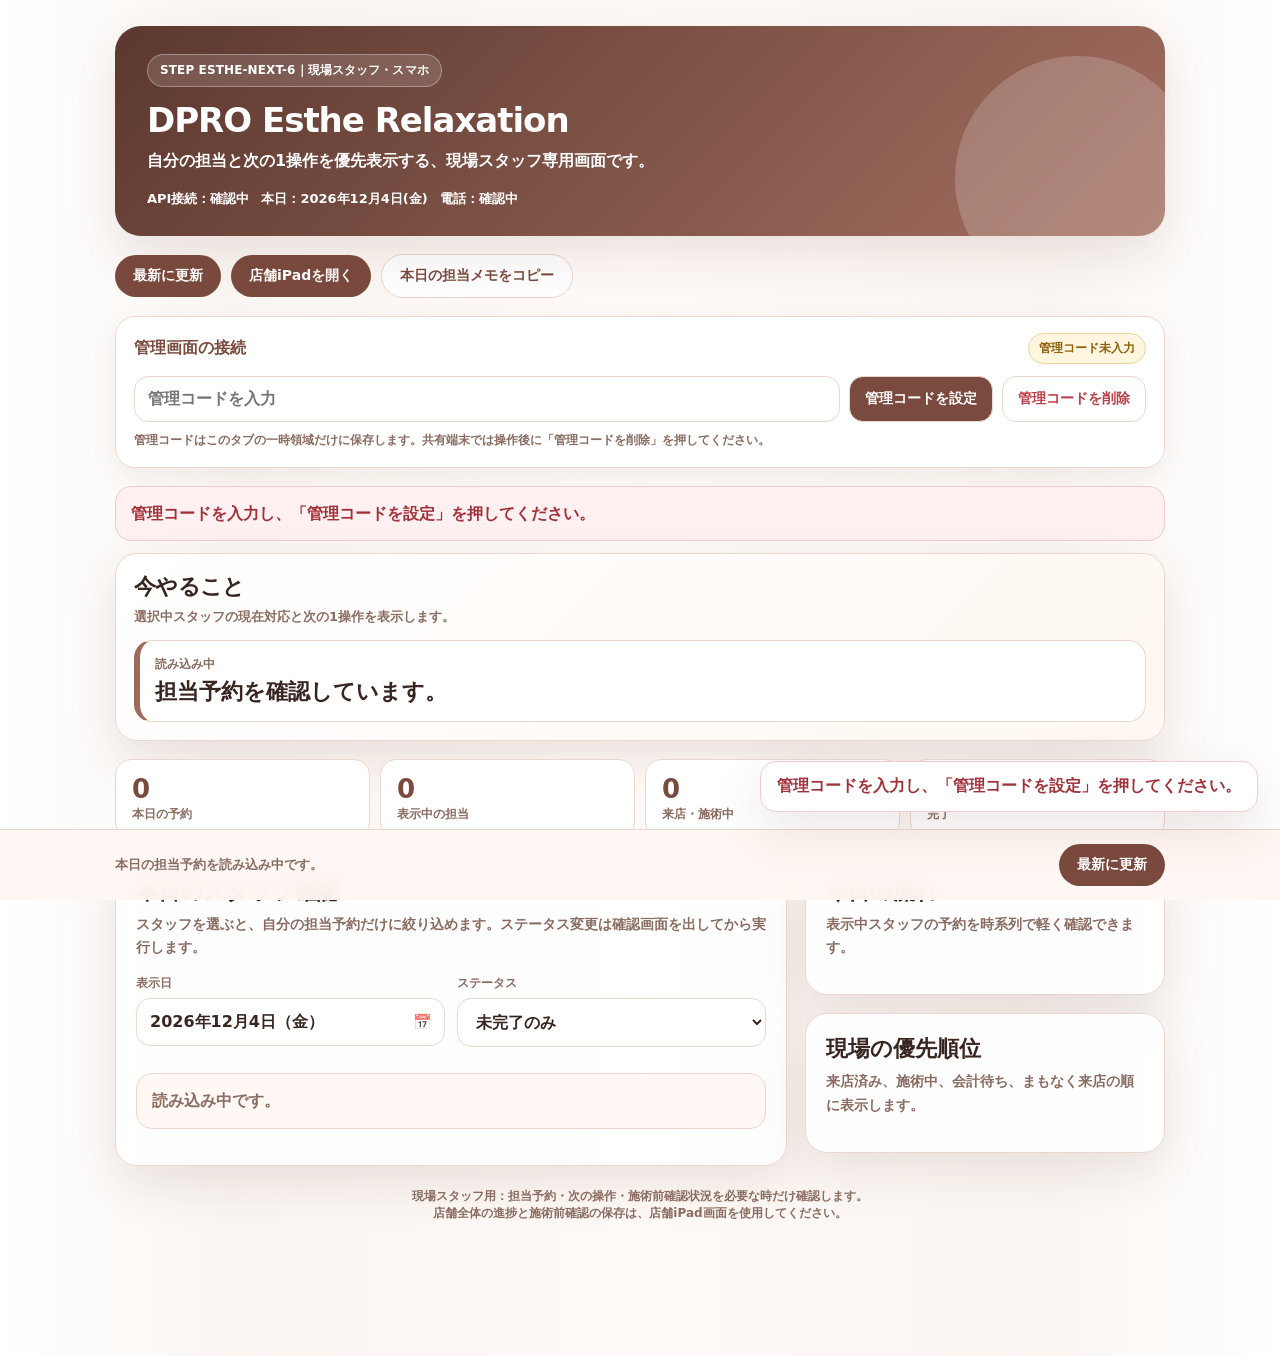
<file: staff.html>
<!doctype html>
<!-- STEP ESTHE-NEXT-6 -->
<html lang="ja">
<head>
  <meta charset="utf-8" />
  <meta name="viewport" content="width=device-width, initial-scale=1" />
  <title>DPRO Esthe Relaxation｜STEP ESTHE-NEXT-6｜staff.html</title>
  <style>
    :root{
      --bg:#fbf6f2; --card:#fffdfb; --ink:#39251f; --muted:#8a6c61;
      --line:#ead8cf; --main:#7b4a3e; --main2:#9d6a5b; --soft:#f4e7df;
      --ok:#0f8a67; --okBg:#e8f7f1; --warn:#b87b16; --warnBg:#fff3d8;
      --bad:#bb3f46; --badBg:#fff0f1; --shadow:0 18px 50px rgba(88,52,39,.12);
      --radius:22px;
    }
    *{box-sizing:border-box}
    html,body{margin:0;padding:0;background:linear-gradient(90deg,#fff 0%,var(--bg) 18%,#fffaf7 50%,var(--bg) 82%,#fff 100%);color:var(--ink);font-family:system-ui,-apple-system,BlinkMacSystemFont,"Segoe UI",sans-serif;}
    body{padding-bottom:88px}
    .wrap{width:min(1050px,94vw);margin:26px auto 46px}
    .hero{position:relative;overflow:hidden;background:linear-gradient(135deg,#5c382f,#a36f60);color:#fff;border-radius:26px;padding:28px 32px;box-shadow:var(--shadow)}
    .hero:after{content:"";position:absolute;right:-35px;bottom:-65px;width:245px;height:245px;border-radius:50%;background:rgba(255,255,255,.18)}
    .badge{display:inline-flex;gap:6px;align-items:center;border:1px solid rgba(255,255,255,.32);background:rgba(255,255,255,.14);border-radius:999px;padding:7px 12px;font-weight:800;font-size:12px;letter-spacing:.01em}
    h1{margin:16px 0 8px;font-size:34px;line-height:1.05;letter-spacing:-.03em}
    .hero p{margin:0;font-weight:700;line-height:1.7}
    .meta{margin-top:16px;display:flex;flex-wrap:wrap;gap:12px;font-size:13px;font-weight:800}
    .toolbar{display:flex;gap:10px;flex-wrap:wrap;align-items:center;margin:18px 0}
    button,a.btn{appearance:none;border:0;border-radius:999px;background:var(--main);color:#fff;padding:12px 18px;font-weight:900;cursor:pointer;text-decoration:none;box-shadow:none;font-size:14px;display:inline-flex;align-items:center;justify-content:center;gap:7px;min-height:42px}
    button:hover,a.btn:hover{filter:brightness(.98)}
    button:disabled{opacity:.5;cursor:not-allowed}
    .btnSoft{background:var(--soft);color:var(--main);border:1px solid var(--line)}
    .btnSub{background:#fff;color:var(--main);border:1px solid var(--line)}
    .btnOk{background:var(--ok);color:#fff}.btnWarn{background:var(--warn);color:#fff}.btnBad{background:var(--bad);color:#fff}
    .btnTiny{padding:8px 11px;min-height:34px;font-size:12px;border-radius:12px}
    .grid{display:grid;grid-template-columns:1fr 360px;gap:18px;align-items:start}
    .card{background:rgba(255,255,255,.92);border:1px solid var(--line);border-radius:var(--radius);padding:20px;box-shadow:var(--shadow)}
    .card h2{margin:0 0 6px;font-size:22px}.card p{margin:0;color:var(--muted);line-height:1.7;font-weight:700;font-size:14px}
    .stats{display:grid;grid-template-columns:repeat(4,1fr);gap:10px;margin:12px 0 18px}.stat{background:#fff;border:1px solid var(--line);border-radius:16px;padding:14px 16px}.stat b{font-size:26px;color:var(--main)}.stat span{display:block;color:var(--muted);font-weight:800;font-size:12px;margin-top:2px}
    .filters{display:grid;grid-template-columns:1fr 1fr;gap:12px;margin-top:15px}.field label{display:block;font-weight:900;font-size:12px;margin:0 0 6px;color:var(--muted)}
    input,select,textarea{width:100%;border:1px solid var(--line);background:#fff;border-radius:14px;padding:13px 14px;font:inherit;font-weight:800;color:var(--ink);outline:none} input:focus,select:focus,textarea:focus{border-color:var(--main);box-shadow:0 0 0 3px rgba(123,74,62,.12)}
    .staffTabs{display:flex;flex-wrap:wrap;gap:8px;margin:14px 0 4px}.staffTab{background:#fff;color:var(--main);border:1px solid var(--line);padding:10px 14px;border-radius:999px;font-weight:900}.staffTab.active{background:var(--main);color:#fff;border-color:var(--main)}
    .list{display:flex;flex-direction:column;gap:12px;margin-top:16px}.resCard{background:#fff;border:1px solid var(--line);border-radius:18px;padding:16px;position:relative;overflow:hidden}.resCard.now{border-color:#d8a58e;box-shadow:0 10px 28px rgba(157,106,91,.12)}
    .resTop{display:flex;justify-content:space-between;gap:12px;align-items:flex-start}.time{font-size:24px;font-weight:950;color:var(--main);letter-spacing:-.02em}.date{font-size:12px;color:var(--muted);font-weight:900}.name{font-size:21px;font-weight:950;margin-top:3px}.menu{font-size:14px;font-weight:900;margin-top:5px}.small{font-size:12px;color:var(--muted);font-weight:800}.note{margin-top:12px;padding:12px;border-radius:14px;background:#fff8f4;border:1px solid #f1ddd4;color:#5d4139;line-height:1.7;font-weight:800;font-size:13px}.pill{display:inline-flex;align-items:center;justify-content:center;border-radius:999px;padding:8px 11px;font-size:12px;font-weight:950;white-space:nowrap}.pill.reserved{background:#fff4e5;color:#8f560f}.pill.checked_in,.pill.in_treatment,.pill.waiting_payment{background:#eaf7f3;color:#0f775d}.pill.completed{background:#e8f4ea;color:#166d3d}.pill.cancelled,.pill.no_show{background:#fff0f1;color:#a02b34}.actions{display:flex;flex-wrap:wrap;gap:8px;margin-top:12px}.actionTitle{font-weight:950;color:var(--main);font-size:12px;margin-top:12px}
    .empty{padding:22px;background:#fff8f4;border:1px dashed var(--line);border-radius:18px;color:var(--muted);font-weight:900;text-align:center}.sideList{display:flex;flex-direction:column;gap:10px;margin-top:14px}.todo{border-bottom:1px solid var(--line);padding:0 0 10px}.todo:last-child{border-bottom:0}.todo b{display:block;font-size:14px}.todo span{display:block;color:var(--muted);font-weight:800;font-size:12px;margin-top:3px}.notice{border-radius:16px;padding:14px 15px;font-weight:850;line-height:1.6;margin:12px 0}.notice.ok{background:var(--okBg);color:#0f6c53;border:1px solid #bde6d8}.notice.bad{background:var(--badBg);color:#a2323a;border:1px solid #f2cbd0}.notice.info{background:#fff8f4;color:var(--muted);border:1px solid var(--line)}
    .footer{margin:22px 0 0;text-align:center;color:var(--muted);font-size:12px;font-weight:800}.bottomBar{position:fixed;left:0;right:0;bottom:0;background:rgba(255,247,243,.94);border-top:1px solid var(--line);backdrop-filter:blur(10px);z-index:20}.bottomInner{width:min(1050px,94vw);margin:0 auto;display:flex;justify-content:space-between;gap:12px;align-items:center;padding:14px 0}.bottomText{color:var(--muted);font-weight:900;font-size:13px;white-space:nowrap;overflow:hidden;text-overflow:ellipsis}.toast{position:fixed;right:22px;bottom:88px;z-index:50;min-width:min(380px,90vw);background:#fff;border:1px solid var(--line);border-radius:16px;padding:14px 16px;box-shadow:var(--shadow);font-weight:900}.toast.ok{border-color:#bde6d8;color:#0f6c53}.toast.bad{border-color:#f2cbd0;color:#a2323a}.toast.hidden{display:none}.modalLayer{position:fixed;inset:0;background:rgba(44,25,20,.42);display:none;align-items:center;justify-content:center;z-index:80;padding:20px}.modal{width:min(560px,94vw);background:#fff;border-radius:24px;border:1px solid var(--line);box-shadow:0 30px 80px rgba(35,18,14,.28);padding:22px}.modal h3{margin:0 0 8px;font-size:22px}.modal p{margin:0 0 14px;color:var(--muted);font-weight:800;line-height:1.7}.confirmRows{border:1px solid var(--line);border-radius:16px;overflow:hidden;margin:12px 0}.confirmRow{display:grid;grid-template-columns:120px 1fr;border-bottom:1px solid var(--line)}.confirmRow:last-child{border-bottom:0}.confirmRow span{padding:12px;font-size:13px}.confirmRow span:first-child{background:#fff8f4;color:var(--muted);font-weight:950}.confirmRow span:last-child{font-weight:950}.modalActions{display:grid;grid-template-columns:1fr 1fr;gap:10px;margin-top:14px}
    @media(max-width:850px){.wrap{width:min(640px,94vw);margin-top:14px}.hero{padding:24px 22px}h1{font-size:30px}.grid{grid-template-columns:1fr}.stats{grid-template-columns:repeat(2,1fr)}.filters{grid-template-columns:1fr}.bottomInner{padding:10px 0}.bottomText{font-size:11px}.bottomInner .btn{padding:10px 13px;font-size:12px}.confirmRow{grid-template-columns:96px 1fr}.modalActions{grid-template-columns:1fr}}
  
/* STEP ESTHE-7: Windows/Chromeのdate入力で曜日が空欄表示になる対策 */
.dateFieldV7{
  position:relative;
  width:100%;
}
.dateFieldV7 > input[type="date"]{
  position:absolute !important;
  inset:0 !important;
  width:100% !important;
  height:100% !important;
  opacity:0.01 !important;
  z-index:2 !important;
  cursor:pointer !important;
}
.dateFieldV7 > .dateDisplayV7{
  width:100% !important;
  min-height:48px !important;
  border:1px solid var(--line) !important;
  background:#fff !important;
  color:var(--text, var(--ink, #2d2522)) !important;
  border-radius:14px !important;
  padding:12px 42px 12px 13px !important;
  text-align:left !important;
  font:inherit !important;
  font-weight:900 !important;
  box-shadow:none !important;
  cursor:pointer !important;
  justify-content:flex-start !important;
}
.dateFieldV7 > .dateDisplayV7:focus{
  outline:none !important;
  border-color:var(--main) !important;
  box-shadow:0 0 0 4px rgba(123,75,62,.10) !important;
}
.dateFieldV7::after{
  content:"📅";
  position:absolute;
  right:13px;
  top:50%;
  transform:translateY(-50%);
  z-index:1;
  pointer-events:none;
  opacity:.72;
  font-size:15px;
}

  
/* DPRO NEXT-2: 管理コード入力・削除 */
.dpro-admin-access{
  margin:0 0 18px;
  padding:16px 18px;
  border:1px solid var(--line);
  border-radius:20px;
  background:rgba(255,255,255,.96);
  box-shadow:0 10px 28px rgba(88,55,46,.07);
}
.dpro-admin-head{
  display:flex;
  align-items:center;
  justify-content:space-between;
  gap:12px;
  flex-wrap:wrap;
}
.dpro-admin-title{font-size:16px;font-weight:1000;color:var(--main)}
.dpro-admin-status{
  display:inline-flex;
  align-items:center;
  min-height:30px;
  padding:6px 10px;
  border-radius:999px;
  background:#fff6df;
  border:1px solid #efd49e;
  color:#8d600d;
  font-size:12px;
  font-weight:950;
}
.dpro-admin-status.ok{
  background:#e8f8f1;
  border-color:#bce9d8;
  color:#087a59;
}
.dpro-admin-controls{
  display:grid;
  grid-template-columns:minmax(180px,1fr) auto auto;
  gap:9px;
  margin-top:12px;
}
.dpro-admin-controls input{
  width:100%;
  min-height:46px;
  border:1px solid var(--line);
  border-radius:14px;
  background:#fff;
  color:var(--text,var(--ink,#2d211f));
  padding:11px 13px;
  font-size:16px;
  font-weight:900;
}
.dpro-admin-button{
  min-height:46px;
  border:1px solid var(--line);
  border-radius:14px;
  padding:10px 15px;
  background:var(--main);
  color:#fff;
  font-weight:950;
  cursor:pointer;
}
.dpro-admin-button.clear{
  background:#fff;
  color:var(--danger,var(--bad,#b33a3a));
}
.dpro-admin-help{
  margin:9px 0 0;
  color:var(--muted);
  font-size:12px;
  line-height:1.65;
  font-weight:750;
}
@media(max-width:680px){
  .dpro-admin-controls{grid-template-columns:1fr}
  .dpro-admin-button{width:100%}
}


/* DPRO NEXT-6: 現場スタッフ・タッチ操作最適化 */
.field-command-center{
  margin:0 0 18px;
  padding:18px;
  border:1px solid var(--line);
  border-radius:22px;
  background:linear-gradient(135deg,#fff,#fff7f1);
  box-shadow:var(--shadow);
}
.field-command-head{
  display:flex;
  align-items:flex-start;
  justify-content:space-between;
  gap:12px;
  margin-bottom:12px;
}
.field-command-head h2{margin:0;font-size:22px;letter-spacing:-.03em}
.field-command-head p{margin:5px 0 0;color:var(--muted);font-size:13px;font-weight:800;line-height:1.6}
.field-quick-counts{display:flex;gap:7px;flex-wrap:wrap;justify-content:flex-end}
.field-count{
  display:inline-flex;align-items:center;gap:5px;min-height:34px;padding:7px 10px;
  border:1px solid var(--line);border-radius:999px;background:#fff;
  color:var(--main);font-size:11px;font-weight:950;white-space:nowrap;
}
.field-count.attention{background:var(--warnBg);border-color:#efd49e;color:#8d600d}
.field-now-card{
  border:1px solid var(--line);border-left:6px solid var(--main2);
  border-radius:18px;padding:15px;background:#fff;
}
.field-now-card.urgent{border-left-color:var(--bad);background:#fff7f7}
.field-now-card.active{border-left-color:var(--ok);background:#f4fbf8}
.field-now-label{font-size:12px;font-weight:1000;color:var(--muted)}
.field-now-title{margin-top:5px;font-size:22px;font-weight:1000;line-height:1.25}
.field-now-meta{margin-top:6px;color:var(--muted);font-size:13px;font-weight:850;line-height:1.6}
.field-now-actions{display:grid;grid-template-columns:1fr 1fr;gap:8px;margin-top:13px}
.field-now-actions button,.field-now-actions a{width:100%;min-height:50px;border-radius:15px}
.staff-primary-action{flex:1 1 190px;min-height:48px!important;border-radius:15px!important;font-size:14px!important}
.staff-detail-action{min-height:48px!important;border-radius:15px!important}
.staff-more{width:100%;margin-top:5px;border:1px solid var(--line);border-radius:14px;background:var(--soft)}
.staff-more summary{cursor:pointer;padding:11px 12px;color:var(--main);font-size:12px;font-weight:950}
.staff-more .actions{padding:0 10px 10px;margin-top:0}
.staff-priority-item{
  padding:10px 0;border-bottom:1px solid var(--line);
}
.staff-priority-item:last-child{border-bottom:0}
.staff-priority-item b{display:block;font-size:14px;line-height:1.45}
.staff-priority-item span{display:block;margin-top:3px;color:var(--muted);font-size:11px;font-weight:850;line-height:1.55}
.staff-guard{display:inline-flex;margin-top:7px;padding:5px 8px;border-radius:999px;background:#fff4dc;color:#8d600d;font-size:10px;font-weight:950}
.resCard{scroll-margin-top:12px}
.resCard .actions button{min-height:46px}
@media(max-width:680px){
  .wrap{width:min(100% - 18px,640px)}
  .hero{padding:21px 18px}
  h1{font-size:28px}
  .field-command-center{padding:14px}
  .field-command-head{display:grid}
  .field-quick-counts{justify-content:flex-start}
  .field-now-actions{grid-template-columns:1fr}
  .resTop{display:grid}
  .time{font-size:27px}
  .name{font-size:22px}
  .toolbar{display:grid;grid-template-columns:1fr 1fr}
  .toolbar > *{width:100%;min-height:48px}
  .toolbar #copyTodayBtn{grid-column:1 / -1}
}

</style>
</head>
<body>
  <div class="wrap">
    <section class="hero">
      <span class="badge">STEP ESTHE-NEXT-6｜現場スタッフ・スマホ</span>
      <h1 id="shopTitle">DPRO Esthe Relaxation</h1>
      <p id="shopLead">自分の担当と次の1操作を優先表示する、現場スタッフ専用画面です。</p>
      <div class="meta">
        <span id="apiMeta">API接続：確認中</span>
        <span id="todayMeta">本日：-</span>
        <span id="shopPhoneMeta">電話：確認中</span>
      </div>
    </section>

    <div class="toolbar">
      <button id="refreshBtn">最新に更新</button>
      <a class="btn btnSoft" href="owner-ipad.html">店舗iPadを開く</a>
      <button class="btnSub" id="copyTodayBtn">本日の担当メモをコピー</button>
    </div>

<section class="dpro-admin-access" id="dproAdminAccess" aria-label="管理コード">
  <div class="dpro-admin-head">
    <div class="dpro-admin-title">管理画面の接続</div>
    <span class="dpro-admin-status" id="dproAdminStatus">管理コード未入力</span>
  </div>
  <div class="dpro-admin-controls">
    <!-- ESTHE-NEXT-HF1-R2-ADMIN-CODE-CLEAR -->
    <input id="dproAdminCode" type="password" inputmode="numeric"
      name="dpro_esthe_admin_code_entry"
      autocomplete="new-password" autocapitalize="off" spellcheck="false"
      aria-autocomplete="none" data-lpignore="true" data-1p-ignore="true"
      placeholder="管理コードを入力">
    <button class="dpro-admin-button" id="dproAdminSave" type="button">管理コードを設定</button>
    <button class="dpro-admin-button clear" id="dproAdminClear" type="button">管理コードを削除</button>
  </div>
  <p class="dpro-admin-help">
    管理コードはこのタブの一時領域だけに保存します。共有端末では操作後に「管理コードを削除」を押してください。
  </p>
</section>


    <div id="message"></div>

    <section class="field-command-center" id="fieldCommandCenter">
      <div class="field-command-head">
        <div>
          <h2>今やること</h2>
          <p>選択中スタッフの現在対応と次の1操作を表示します。</p>
        </div>
        <div class="field-quick-counts" id="fieldQuickCounts"></div>
      </div>
      <div id="fieldNowMain" class="field-now-card">
        <div class="field-now-label">読み込み中</div>
        <div class="field-now-title">担当予約を確認しています。</div>
      </div>
    </section>

    <section class="stats">
      <div class="stat"><b id="statTotal">0</b><span>本日の予約</span></div>
      <div class="stat"><b id="statMine">0</b><span>表示中の担当</span></div>
      <div class="stat"><b id="statProgress">0</b><span>来店・施術中</span></div>
      <div class="stat"><b id="statDone">0</b><span>完了</span></div>
    </section>

    <div class="grid">
      <main class="card">
        <h2>本日のスタッフ確認</h2>
        <p>スタッフを選ぶと、自分の担当予約だけに絞り込めます。ステータス変更は確認画面を出してから実行します。</p>

        <div class="filters">
          <div class="field">
            <label>表示日</label>
            <input type="date" id="dayDate">
          </div>
          <div class="field">
            <label>ステータス</label>
            <select id="statusFilter">
              <option value="active">未完了のみ</option>
              <option value="all">すべて</option>
              <option value="reserved">予約済み</option>
              <option value="checked_in">来店済み</option>
              <option value="in_treatment">施術中</option>
              <option value="waiting_payment">会計待ち</option>
              <option value="completed">完了</option>
              <option value="cancelled">キャンセル</option>
            </select>
          </div>
        </div>

        <div class="staffTabs" id="staffTabs"></div>
        <div id="selectedSummary" class="notice info">読み込み中です。</div>
        <div class="list" id="reservationList"></div>
      </main>

      <aside>
        <section class="card">
          <h2>今日の流れ</h2>
          <p>表示中スタッフの予約を時系列で軽く確認できます。</p>
          <div class="sideList" id="timelineList"></div>
        </section>
        <section class="card" style="margin-top:18px">
          <h2>現場の優先順位</h2>
          <p>来店済み、施術中、会計待ち、まもなく来店の順に表示します。</p>
          <div class="sideList" id="staffPriorityList"></div>
        </section>
      </aside>
    </div>

    <div class="footer">
      現場スタッフ用：担当予約・次の操作・施術前確認状況を必要な時だけ確認します。<br>
      店舗全体の進捗と施術前確認の保存は、店舗iPad画面を使用してください。
    </div>
  </div>

  <div class="bottomBar">
    <div class="bottomInner">
      <div class="bottomText" id="bottomText">本日の担当予約を読み込み中です。</div>
      <button id="bottomRefresh" class="btn">最新に更新</button>
    </div>
  </div>

  <div class="modalLayer" id="modalLayer">
    <div class="modal">
      <h3 id="modalTitle">確認</h3>
      <p id="modalMessage">内容を確認してください。</p>
      <div class="confirmRows" id="modalRows"></div>
      <div class="modalActions">
        <button class="btnSub" id="modalCancel">戻る</button>
        <button id="modalOk">実行する</button>
      </div>
    </div>
  </div>

  <div id="toast" class="toast hidden"></div>

<script>
(() => {
  const VERSION = 'ESTHE-NEXT-6-STAFF-FIELD-20260723';
  const API_BASE = 'https://dpro-esthe-relax-line-api.dpromstk2000.workers.dev';
  const SHOP_CODE = 'esthe_demo_default';
  const ADMIN_STORAGE_KEY = "dpro_esthe_admin_secret";
const DEMO_ADMIN_CODE = "1234";
let ADMIN_KEY = sessionStorage.getItem(ADMIN_STORAGE_KEY) || "";
  const $ = (id) => document.getElementById(id);


function dproResetAdminCodeVisual(input){
  if(!input) return;
  input.value = "";
  input.defaultValue = "";
  input.removeAttribute("value");
  input.setAttribute("autocomplete", "new-password");
}

function dproAdminStatusMessage(message, ok=false){
  const status = document.getElementById("dproAdminStatus");
  if(!status) return;
  status.textContent = message;
  status.classList.toggle("ok", ok);
}

function dproRequireAdminCode(){
  if(!ADMIN_KEY){
    throw new Error("管理コードを入力し、「管理コードを設定」を押してください。");
  }
}

function dproInitAdminAccess(){
  const input = document.getElementById("dproAdminCode");
  const save = document.getElementById("dproAdminSave");
  const clear = document.getElementById("dproAdminClear");
  if(!input || !save || !clear) return;

  if(ADMIN_KEY && ADMIN_KEY !== DEMO_ADMIN_CODE){
    sessionStorage.removeItem(ADMIN_STORAGE_KEY);
    ADMIN_KEY = "";
  }

  dproResetAdminCodeVisual(input);
  if(ADMIN_KEY){
    input.placeholder = "管理コード設定済み";
    dproAdminStatusMessage("管理コード設定済み", true);
  }else{
    input.placeholder = "管理コードを入力";
    dproAdminStatusMessage("管理コード未入力", false);
  }

  save.addEventListener("click", () => {
    const value = String(input.value || "").trim();
    if(!value){
      dproAdminStatusMessage("管理コードを入力してください", false);
      input.focus();
      return;
    }
    if(value !== DEMO_ADMIN_CODE){
      dproAdminStatusMessage("管理コードが違います", false);
      input.select();
      return;
    }
    sessionStorage.setItem(ADMIN_STORAGE_KEY, value);
    ADMIN_KEY = value;
    dproAdminStatusMessage("管理コード設定済み", true);
    window.location.reload();
  });

  clear.addEventListener("click", (event) => {
    event.preventDefault();
    sessionStorage.removeItem(ADMIN_STORAGE_KEY);
    ADMIN_KEY = "";
    dproResetAdminCodeVisual(input);
    input.placeholder = "管理コードを入力";
    input.blur();
    dproAdminStatusMessage("管理コードを削除しました", false);

    // ブラウザやパスワード管理ツールの遅延再入力も画面へ残さない。
    [0, 100, 500, 1000].forEach((delay) => {
      window.setTimeout(() => {
        if(!ADMIN_KEY) dproResetAdminCodeVisual(input);
      }, delay);
    });
  });

  input.addEventListener("keydown", (event) => {
    if(event.key === "Enter") save.click();
  });
}

document.addEventListener("DOMContentLoaded", dproInitAdminAccess);

  const state = { settings:null, staff:[], reservations:[], selectedStaff:'all', date:'', filter:'active', detailCache:{} };

  document.addEventListener('DOMContentLoaded', init);

  function init(){
    state.date = todayLocal();
    $('dayDate').value = state.date;
    $('todayMeta').textContent = `本日：${formatDateLong(new Date(state.date + 'T00:00:00'))}`;
    $('refreshBtn').addEventListener('click', loadAll);
    $('bottomRefresh').addEventListener('click', loadAll);
    $('dayDate').addEventListener('change', () => { state.date = $('dayDate').value || todayLocal(); loadDay(); });
    $('statusFilter').addEventListener('change', () => { state.filter = $('statusFilter').value; renderAll(); });
    $('copyTodayBtn').addEventListener('click', copyTodayMemo);
    $('modalCancel').addEventListener('click', closeConfirm);
    $('modalLayer').addEventListener('click', (e)=>{ if(e.target === $('modalLayer')) closeConfirm(); });
    loadAll();
  }

  async function api(path, opts={}){
    const method = opts.method || 'GET';
    const admin = opts.admin !== false && path.startsWith('/api/admin/');
    const url = new URL(API_BASE + path);
    if(!url.searchParams.has('shop_code')) url.searchParams.set('shop_code', SHOP_CODE);
    if(admin) dproRequireAdminCode();
    const res = await fetch(url.toString(), {
      method,
      headers:{ 'Content-Type':'application/json', 'x-admin-secret': ADMIN_KEY },
      body: opts.body ? JSON.stringify(opts.body) : undefined,
    });
    const text = await res.text();
    let data = {};
    try{ data = text ? JSON.parse(text) : {}; }catch(e){ data = { ok:false, message:text }; }
    if(!res.ok || data.ok === false) throw new Error(data.message || data.error || `API error ${res.status}`);
    return data;
  }

  async function loadAll(){
    showMessage('読み込み中です。','info', false);
    try{
      await loadSettings();
      await loadDay();
      showMessage('最新情報に更新しました。','ok');
    }catch(e){
      console.error(e);
      showMessage(e.message || '読み込みに失敗しました。','bad');
    }
  }

  async function loadSettings(){
    const data = await api('/api/admin/settings', { admin:true });
    state.settings = data;
    state.staff = data.staff || [];
    $('apiMeta').textContent = data.ok ? 'API接続：OK' : 'API接続：確認が必要';

    const shop = data.shop || {};
    const displayName = shop.display_name || shop.shop_name || 'DPRO Esthe Relaxation';
    $('shopTitle').textContent = displayName;
    $('shopLead').textContent = shop.description || 'スタッフが本日の担当予約・お客様メモ・進行状況を確認するための画面です。';
    $('shopPhoneMeta').textContent = shop.phone ? '電話：' + shop.phone : '電話：未設定';

    renderStaffTabs();
  }

  async function loadDay(){
    state.date = $('dayDate').value || todayLocal();
    const data = await api(`/api/admin/day?date=${encodeURIComponent(state.date)}`, { admin:true });
    state.reservations = data.reservations || [];
    renderAll();
  }


  function reservationById(id){
    return (state.reservations || []).find(r => String(r.id || "") === String(id || "")) || null;
  }

  function nextStaffAction(r){
    const map = {
      reserved:{status:"checked_in", label:"来店受付", cls:"btnSoft"},
      checked_in:{status:"in_treatment", label:"施術開始", cls:"btnWarn"},
      in_treatment:{status:"waiting_payment", label:"会計待ちへ", cls:"btnSoft"},
      waiting_payment:{status:"completed", label:"完了にする", cls:"btnOk"}
    };
    return map[r?.status] || null;
  }

  function priorityRank(r){
    if(r.status === "waiting_payment") return 1;
    if(r.status === "checked_in") return 2;
    if(r.status === "in_treatment") return 3;
    if(r.status === "reserved"){
      const start = parseApiDate(r.start_at);
      const diff = (start.getTime() - Date.now()) / 60000;
      if(diff <= 30 && diff >= -30) return 4;
    }
    return 9;
  }

  function renderFieldCommandCenter(){
    const rows = filteredReservations().filter(r => !["completed","cancelled","no_show"].includes(r.status));
    const counts = {
      checked_in:rows.filter(r=>r.status==="checked_in").length,
      in_treatment:rows.filter(r=>r.status==="in_treatment").length,
      waiting_payment:rows.filter(r=>r.status==="waiting_payment").length,
      reserved:rows.filter(r=>r.status==="reserved").length
    };

    $("fieldQuickCounts").innerHTML = `
      <span class="field-count">来店待ち ${counts.reserved}</span>
      <span class="field-count ${counts.checked_in ? "attention" : ""}">施術待ち ${counts.checked_in}</span>
      <span class="field-count">施術中 ${counts.in_treatment}</span>
      <span class="field-count ${counts.waiting_payment ? "attention" : ""}">会計待ち ${counts.waiting_payment}</span>
    `;

    const target = rows.slice().sort((a,b) =>
      priorityRank(a) - priorityRank(b) ||
      new Date(a.start_at || 0) - new Date(b.start_at || 0)
    )[0];

    if(!target){
      $("fieldNowMain").className = "field-now-card active";
      $("fieldNowMain").innerHTML = `
        <div class="field-now-label">現在の対応</div>
        <div class="field-now-title">未完了の担当予約はありません。</div>
        <div class="field-now-meta">最新に更新して、次の予約を確認してください。</div>
      `;
      return;
    }

    const d = parseApiDate(target.start_at);
    const action = nextStaffAction(target);
    const urgent = ["waiting_payment","checked_in"].includes(target.status);
    $("fieldNowMain").className = `field-now-card ${urgent ? "urgent" : target.status === "in_treatment" ? "active" : ""}`;
    $("fieldNowMain").innerHTML = `
      <div class="field-now-label">${escapeHtml(statusInfo(target.status).label)}｜${escapeHtml(selectedStaffName())}</div>
      <div class="field-now-title">${escapeHtml(formatTime(d))} ${escapeHtml(target.customer_name || "お客様")}</div>
      <div class="field-now-meta">${escapeHtml(target.menu_name || "-")} / ${escapeHtml(target.staff_name || "指名なし")}</div>
      <div class="field-now-actions">
        ${action ? `<button class="${escapeHtml(action.cls)}" data-field-next="${escapeHtml(target.id)}:${escapeHtml(action.status)}">${escapeHtml(action.label)}</button>` : ""}
        <button class="btnSub" data-field-detail="${escapeHtml(target.id)}">予約詳細</button>
      </div>
    `;

    $("fieldNowMain").querySelector("[data-field-next]")?.addEventListener("click", (event) => {
      const [id,status] = event.currentTarget.dataset.fieldNext.split(":");
      confirmStatus(id,status,event.currentTarget);
    });
    $("fieldNowMain").querySelector("[data-field-detail]")?.addEventListener("click", (event) => {
      openStaffDetail(event.currentTarget.dataset.fieldDetail);
    });
  }

  function renderStaffPriority(){
    const rows = filteredReservations()
      .filter(r => !["completed","cancelled","no_show"].includes(r.status))
      .sort((a,b) => priorityRank(a) - priorityRank(b) || new Date(a.start_at) - new Date(b.start_at))
      .slice(0,8);

    $("staffPriorityList").innerHTML = rows.length ? rows.map(r => {
      const d = parseApiDate(r.start_at);
      return `<div class="staff-priority-item">
        <b>${escapeHtml(formatTime(d))} ${escapeHtml(r.customer_name || "お客様")}</b>
        <span>${escapeHtml(statusInfo(r.status).label)} / ${escapeHtml(r.menu_name || "-")}</span>
      </div>`;
    }).join("") : `<div class="empty">優先対応はありません。</div>`;
  }

  function openStaffDetail(id){
    const r = reservationById(id);
    if(!r) return;
    const d = parseApiDate(r.start_at);
    const end = parseApiDate(r.end_at);
    openConfirm({
      title:"予約・施術情報",
      message:"スタッフに必要な今回の予約情報だけを表示します。",
      rows:[
        ["お客様", r.customer_name || "-"],
        ["日時", `${formatDateLong(d)} ${formatTime(d)}〜${formatTime(end)}`],
        ["メニュー", r.menu_name || "-"],
        ["担当", r.staff_name || "指名なし"],
        ["電話", r.customer_phone || "-"],
        ["予約番号", r.reservation_code || "-"],
        ["ご要望", r.request_note || "-"],
        ["状態", statusInfo(r.status).label]
      ],
      okLabel:"閉じる",
      onOk:async()=>closeConfirm()
    });
  }

  function normalizeStaffPhone(value){
    let s = String(value || "").replace(/[０-９]/g, ch => String.fromCharCode(ch.charCodeAt(0) - 0xFEE0)).trim();
    s = s.replace(/[^\d+]/g, "");
    if(s.startsWith("+81")) s = "0" + s.slice(3);
    return s.replace(/\D/g, "");
  }

  async function loadStaffCustomerDetail(r){
    const cacheKey = String(r.customer_id || normalizeStaffPhone(r.customer_phone || ""));
    if(cacheKey && state.detailCache[cacheKey]) return state.detailCache[cacheKey];
    const query = r.customer_id
      ? `customer_id=${encodeURIComponent(r.customer_id)}`
      : `phone=${encodeURIComponent(normalizeStaffPhone(r.customer_phone || ""))}`;
    const detail = await api(`/api/admin/customers/detail?${query}`, {admin:true});
    if(cacheKey) state.detailCache[cacheKey] = detail;
    return detail;
  }

  function hasPreTreatmentConfirmation(detail,r){
    const key = String(r.reservation_code || r.id || "");
    return (detail?.notes || []).some(note => {
      if(String(note.note_title || "") === `施術前確認｜${key}`) return true;
      return String(note.note_type || "") === "pre_treatment_confirmation" &&
        key && String(note.note_body || "").includes(key);
    });
  }

  function renderAll(){
    renderStats();
    renderReservations();
    renderTimeline();
    renderFieldCommandCenter();
    renderStaffPriority();
    renderBottom();
  }

  function renderStaffTabs(){
    const tabs = [{id:'all', name:'全員'}, {id:'none', name:'指名なし'}, ...state.staff.map(s=>({id:s.id, name:s.staff_name}))];
    $('staffTabs').innerHTML = tabs.map(t=>`<button class="staffTab ${state.selectedStaff===t.id?'active':''}" data-staff="${escapeHtml(t.id)}">${escapeHtml(t.name)}</button>`).join('');
    $('staffTabs').querySelectorAll('[data-staff]').forEach(btn=>{
      btn.addEventListener('click', ()=>{
        state.selectedStaff = btn.dataset.staff;
        localStorage.setItem('esthe_staff_selected', state.selectedStaff);
        renderStaffTabs();
        renderAll();
      });
    });
    const saved = localStorage.getItem('esthe_staff_selected');
    if(saved && state.selectedStaff === 'all'){
      const exists = tabs.some(t=>t.id===saved);
      if(exists){ state.selectedStaff = saved; renderStaffTabs(); }
    }
  }

  function filteredReservations(){
    let rows = [...state.reservations];
    if(state.selectedStaff === 'none') rows = rows.filter(r => !r.staff_id || r.staff_name === '指名なし');
    else if(state.selectedStaff !== 'all') rows = rows.filter(r => String(r.staff_id || '') === String(state.selectedStaff));
    const f = state.filter;
    if(f === 'active') rows = rows.filter(r => !['completed','cancelled','no_show'].includes(r.status));
    else if(f !== 'all') rows = rows.filter(r => r.status === f);
    return rows.sort((a,b)=>new Date(a.start_at)-new Date(b.start_at));
  }

  function renderStats(){
    const all = state.reservations || [];
    const rows = filteredReservations();
    $('statTotal').textContent = all.length;
    $('statMine').textContent = rows.length;
    $('statProgress').textContent = all.filter(r=>['checked_in','in_treatment','waiting_payment'].includes(r.status)).length;
    $('statDone').textContent = all.filter(r=>r.status==='completed').length;
    const staffName = selectedStaffName();
    $('selectedSummary').innerHTML = `表示日：<b>${escapeHtml(formatDateLong(new Date(state.date + 'T00:00:00')))}</b>　表示：<b>${escapeHtml(staffName)}</b>　対象：<b>${rows.length}件</b>`;
  }

  function renderReservations(){
    const rows = filteredReservations();
    const box = $('reservationList');
    if(!rows.length){
      box.innerHTML = '<div class="empty">表示条件に合う予約はありません。</div>';
      return;
    }
    box.innerHTML = rows.map(renderCard).join('');
    bindCardActions(box);
  }

  function renderCard(r){
    const d = parseApiDate(r.start_at);
    const end = parseApiDate(r.end_at);
    const st = statusInfo(r.status);
    const detail = makeDetail(r);
    const nowClass = isNearNow(d, end) ? ' now' : '';
    const disabled = ['cancelled','no_show'].includes(r.status) ? 'disabled' : '';
    const next = nextStaffAction(r);
    return `
      <div class="resCard${nowClass}" data-id="${escapeHtml(r.id)}" data-detail="${escapeHtml(JSON.stringify(detail))}">
        <div class="resTop">
          <div>
            <div class="time">${escapeHtml(formatTime(d))} <span class="date">${escapeHtml(formatDateShort(d))}</span></div>
            <div class="name">${escapeHtml(r.customer_name || '')}</div>
            <div class="menu">${escapeHtml(r.menu_name || '')} / ${escapeHtml(r.staff_name || '指名なし')}</div>
          </div>
          <span class="pill ${escapeHtml(r.status || 'reserved')}">${escapeHtml(st.label)}</span>
        </div>
        <div class="note">
          <b>電話：</b>${escapeHtml(r.customer_phone || '-')}<br>
          <b>予約番号：</b>${escapeHtml(r.reservation_code || '-')}<br>
          <b>ご要望：</b>${escapeHtml(r.request_note || '-')}
        </div>
        <div class="actionTitle">次の操作</div>
        <div class="actions">
          ${next ? `<button class="${escapeHtml(next.cls)} btnTiny staff-primary-action" data-next-status="${escapeHtml(next.status)}" ${disabled}>${escapeHtml(next.label)}</button>` : ""}
          <button class="btnSub btnTiny staff-detail-action" data-staff-detail="true">予約詳細</button>
          <button class="btnSub btnTiny" data-copy="true">確認文コピー</button>
          <details class="staff-more">
            <summary>その他の状態変更</summary>
            <div class="actions">
              <button class="btnSoft btnTiny" data-status="checked_in" ${disabled}>来店済み</button>
              <button class="btnWarn btnTiny" data-status="in_treatment" ${disabled}>施術開始</button>
              <button class="btnSoft btnTiny" data-status="waiting_payment" ${disabled}>会計待ち</button>
              <button class="btnOk btnTiny" data-status="completed" ${disabled}>完了</button>
            </div>
          </details>
        </div>
      </div>`;
  }

  function bindCardActions(root){
    root.querySelectorAll('[data-next-status]').forEach(btn=>{
      btn.addEventListener('click', ()=>{
        const card = btn.closest('.resCard');
        confirmStatus(card.dataset.id, btn.dataset.nextStatus, card);
      });
    });
    root.querySelectorAll('[data-status]').forEach(btn=>{
      btn.addEventListener('click', ()=>{
        const card = btn.closest('.resCard');
        confirmStatus(card.dataset.id, btn.dataset.status, card);
      });
    });
    root.querySelectorAll('[data-staff-detail]').forEach(btn=>{
      btn.addEventListener('click', ()=>openStaffDetail(btn.closest('.resCard').dataset.id));
    });
    root.querySelectorAll('[data-copy]').forEach(btn=>{
      btn.addEventListener('click', ()=>copyMessage(btn.closest('.resCard')));
    });
  }

  async function confirmStatus(id, status, card){
    const reservation = reservationById(id);
    const detail = card?.classList?.contains("resCard")
      ? getCardDetail(card)
      : makeDetail(reservation || {});
    const label = statusInfo(status).label;

    if(status === "in_treatment"){
      if(!reservation){
        showMessage("予約情報を確認できませんでした。",'bad');
        return;
      }
      showMessage("施術前確認の記録を確認中です。",'info',false);
      try{
        const customerDetail = await loadStaffCustomerDetail(reservation);
        if(!hasPreTreatmentConfirmation(customerDetail,reservation)){
          openConfirm({
            title:"施術前確認が未保存です",
            message:"店舗iPadで施術内容・料金・注意事項・お客様同意を確認し、記録を保存してください。",
            rows:[
              ["お客様", reservation.customer_name || "-"],
              ["メニュー", reservation.menu_name || "-"],
              ["状態", "施術開始前"],
              ["必要操作", "店舗iPadで施術前確認を保存"]
            ],
            okLabel:"店舗iPadを開く",
            onOk:async()=>{
              closeConfirm();
              window.location.href = "owner-ipad.html";
            }
          });
          showMessage("施術前確認が未保存のため、施術開始を停止しました。",'bad');
          return;
        }
      }catch(error){
        showMessage("施術前確認を取得できないため、施術開始を停止しました。",'bad');
        return;
      }
    }

    openConfirm({
      title:`「${label}」に変更しますか？`,
      message:'押し間違い防止のため、内容を確認してから反映します。',
      rows:[
        ['お客様', detail.customer_name || '-'],
        ['日時', `${detail.date || '-'} ${detail.time || ''}`],
        ['メニュー', detail.menu_name || '-'],
        ['スタッフ', detail.staff_name || '指名なし'],
        ['変更後', label]
      ],
      okLabel:`${label}に変更する`,
      onOk: async()=> updateStatus(id, status, label)
    });
  }

  async function updateStatus(id, status, label){
    try{
      await api('/api/admin/reservations/status', { admin:true, method:'PATCH', body:{ reservation_id:id, status, reason:'スタッフ画面で変更' } });
      showMessage(`ステータスを「${label}」に変更しました。`,'ok');
      await loadDay();
    }catch(e){ showMessage(e.message || 'ステータス変更に失敗しました。','bad'); }
  }

  function renderTimeline(){
    const rows = filteredReservations();
    const box = $('timelineList');
    if(!rows.length){ box.innerHTML = '<div class="empty">表示中の予約はありません。</div>'; return; }
    box.innerHTML = rows.map(r=>{
      const d = parseApiDate(r.start_at); const st = statusInfo(r.status);
      return `<div class="todo"><b>${escapeHtml(formatTime(d))} ${escapeHtml(r.customer_name || '')}</b><span>${escapeHtml(r.menu_name || '')} / ${escapeHtml(st.label)}</span></div>`;
    }).join('');
  }

  function renderBottom(){
    const rows = filteredReservations();
    const next = rows.find(r=>!['completed','cancelled','no_show'].includes(r.status));
    if(!next){ $('bottomText').textContent = `${selectedStaffName()}：未完了の予約はありません。`; return; }
    const d = parseApiDate(next.start_at);
    $('bottomText').textContent = `${selectedStaffName()}：次は ${formatTime(d)} ${next.customer_name || ''} / ${next.menu_name || ''}`;
  }

  function copyMessage(card){
    const d = getCardDetail(card);
    const msg = `${d.customer_name}様\n\n本日のご予約確認です。\n日時：${d.date} ${d.time}\nメニュー：${d.menu_name}\n担当：${d.staff_name || '指名なし'}\n\nお気をつけてお越しください。`;
    navigator.clipboard.writeText(msg).then(()=>showMessage('予約確認文をコピーしました。','ok')).catch(()=>showMessage('コピーに失敗しました。','bad'));
  }

  function copyTodayMemo(){
    const rows = filteredReservations();
    if(!rows.length){ showMessage('コピーする予約がありません。','bad'); return; }
    const lines = rows.map(r=>{
      const d = parseApiDate(r.start_at);
      return `${formatTime(d)} ${r.customer_name || ''}｜${r.menu_name || ''}｜${r.staff_name || '指名なし'}｜${statusInfo(r.status).label}`;
    });
    const text = `本日の担当予約 ${formatDateLong(new Date(state.date + 'T00:00:00'))}\n表示：${selectedStaffName()}\n\n${lines.join('\n')}`;
    navigator.clipboard.writeText(text).then(()=>showMessage('本日の担当メモをコピーしました。','ok')).catch(()=>showMessage('コピーに失敗しました。','bad'));
  }

  function openConfirm({title,message,rows,okLabel,onOk}){
    $('modalTitle').textContent = title;
    $('modalMessage').textContent = message;
    $('modalRows').innerHTML = rows.map(([k,v])=>`<div class="confirmRow"><span>${escapeHtml(k)}</span><span>${escapeHtml(v)}</span></div>`).join('');
    $('modalOk').textContent = okLabel || '実行する';
    $('modalOk').onclick = async()=>{ closeConfirm(); await onOk(); };
    $('modalLayer').style.display = 'flex';
  }
  function closeConfirm(){ $('modalLayer').style.display = 'none'; }

  function showMessage(text, type='ok', auto=true){
    const cls = type==='bad' ? 'bad' : type==='info' ? 'info' : 'ok';
    $('message').innerHTML = `<div class="notice ${cls}">${escapeHtml(text)}</div>`;
    showToast(text, cls);
    if(auto && cls !== 'bad') setTimeout(()=>{ if($('message').innerText === text) $('message').innerHTML=''; }, 4200);
  }
  function showToast(text,type='ok'){
    const t = $('toast');
    t.textContent = text; t.className = `toast ${type}`;
    clearTimeout(showToast.timer); showToast.timer = setTimeout(()=>t.classList.add('hidden'), 3200);
  }

  function selectedStaffName(){
    if(state.selectedStaff === 'all') return '全員';
    if(state.selectedStaff === 'none') return '指名なし';
    const s = state.staff.find(x=>String(x.id)===String(state.selectedStaff));
    return s ? s.staff_name : 'スタッフ';
  }
  function makeDetail(r){
    const d = parseApiDate(r.start_at);
    return { customer_name:r.customer_name||'', customer_phone:r.customer_phone||'', menu_name:r.menu_name||'', staff_name:r.staff_name||'指名なし', date:formatDateLong(d), time:formatTime(d), status_label:statusInfo(r.status).label };
  }
  function getCardDetail(card){ try{return JSON.parse(card.dataset.detail || '{}')}catch(e){return {}} }
  function statusInfo(s){
    return ({reserved:{label:'予約済み'}, checked_in:{label:'来店済み'}, in_treatment:{label:'施術中'}, waiting_payment:{label:'会計待ち'}, completed:{label:'完了'}, cancelled:{label:'キャンセル'}, no_show:{label:'無断キャンセル'}})[s] || {label:s || '予約済み'};
  }
  function isNearNow(start,end){ const now = new Date(); return now >= new Date(start.getTime()-30*60000) && now <= new Date(end.getTime()+15*60000); }
  function todayLocal(){ const d = new Date(); d.setMinutes(d.getMinutes()-d.getTimezoneOffset()); return d.toISOString().slice(0,10); }
  function parseApiDate(v){ return new Date(v); }
  function formatTime(d){ return d.toLocaleTimeString('ja-JP',{hour:'2-digit',minute:'2-digit',hour12:false}); }
  function formatDateShort(d){ return d.toLocaleDateString('ja-JP',{month:'numeric',day:'numeric',weekday:'short'}); }
  function formatDateLong(d){ return d.toLocaleDateString('ja-JP',{year:'numeric',month:'long',day:'numeric',weekday:'short'}); }
  function escapeHtml(v){ return String(v ?? '').replace(/[&<>'"]/g, c=>({'&':'&amp;','<':'&lt;','>':'&gt;',"'":'&#39;','"':'&quot;'}[c])); }
})();


/* STEP ESTHE-7: date入力の曜日表示ブラッシュアップ */
(function(){
  function weekdayLabelV7(yyyyMmDd){
    const parts = String(yyyyMmDd || "").split("-").map(Number);
    if(parts.length !== 3 || parts.some(Number.isNaN)) return "";
    const day = new Date(Date.UTC(parts[0], parts[1] - 1, parts[2])).getUTCDay();
    return ["日","月","火","水","木","金","土"][day] || "";
  }

  function dateDisplayTextV7(value){
    if(!value) return "日付を選択";
    const parts = String(value).split("-");
    if(parts.length !== 3) return value;
    const y = Number(parts[0]);
    const m = Number(parts[1]);
    const d = Number(parts[2]);
    const w = weekdayLabelV7(value);
    return `${y}年${m}月${d}日（${w}）`;
  }

  function updateDateDisplaysV7(){
    document.querySelectorAll(".dateFieldV7").forEach((wrap) => {
      const input = wrap.querySelector('input[type="date"]');
      const display = wrap.querySelector(".dateDisplayV7");
      if(input && display) display.textContent = dateDisplayTextV7(input.value);
    });
  }

  function enhanceDateInputsV7(){
    document.querySelectorAll('input[type="date"]:not([data-esthe-v7-date])').forEach((input) => {
      input.setAttribute("data-esthe-v7-date", "1");
      const wrap = document.createElement("div");
      wrap.className = "dateFieldV7";
      input.parentNode.insertBefore(wrap, input);
      wrap.appendChild(input);

      const display = document.createElement("button");
      display.type = "button";
      display.className = "dateDisplayV7";
      wrap.insertBefore(display, input);

      display.addEventListener("click", () => {
        if(typeof input.showPicker === "function"){
          input.showPicker();
        }else{
          input.focus();
          input.click();
        }
      });

      input.addEventListener("change", updateDateDisplaysV7);
      updateDateDisplaysV7();
    });
  }

  document.addEventListener("DOMContentLoaded", () => {
    setTimeout(enhanceDateInputsV7, 80);
    setTimeout(updateDateDisplaysV7, 160);
  });
  document.addEventListener("click", () => setTimeout(updateDateDisplaysV7, 60), true);
  document.addEventListener("change", () => setTimeout(updateDateDisplaysV7, 30), true);
  window.dproEstheUpdateDateDisplaysV7 = updateDateDisplaysV7;
})();

</script>
</body>
</html>
</file>
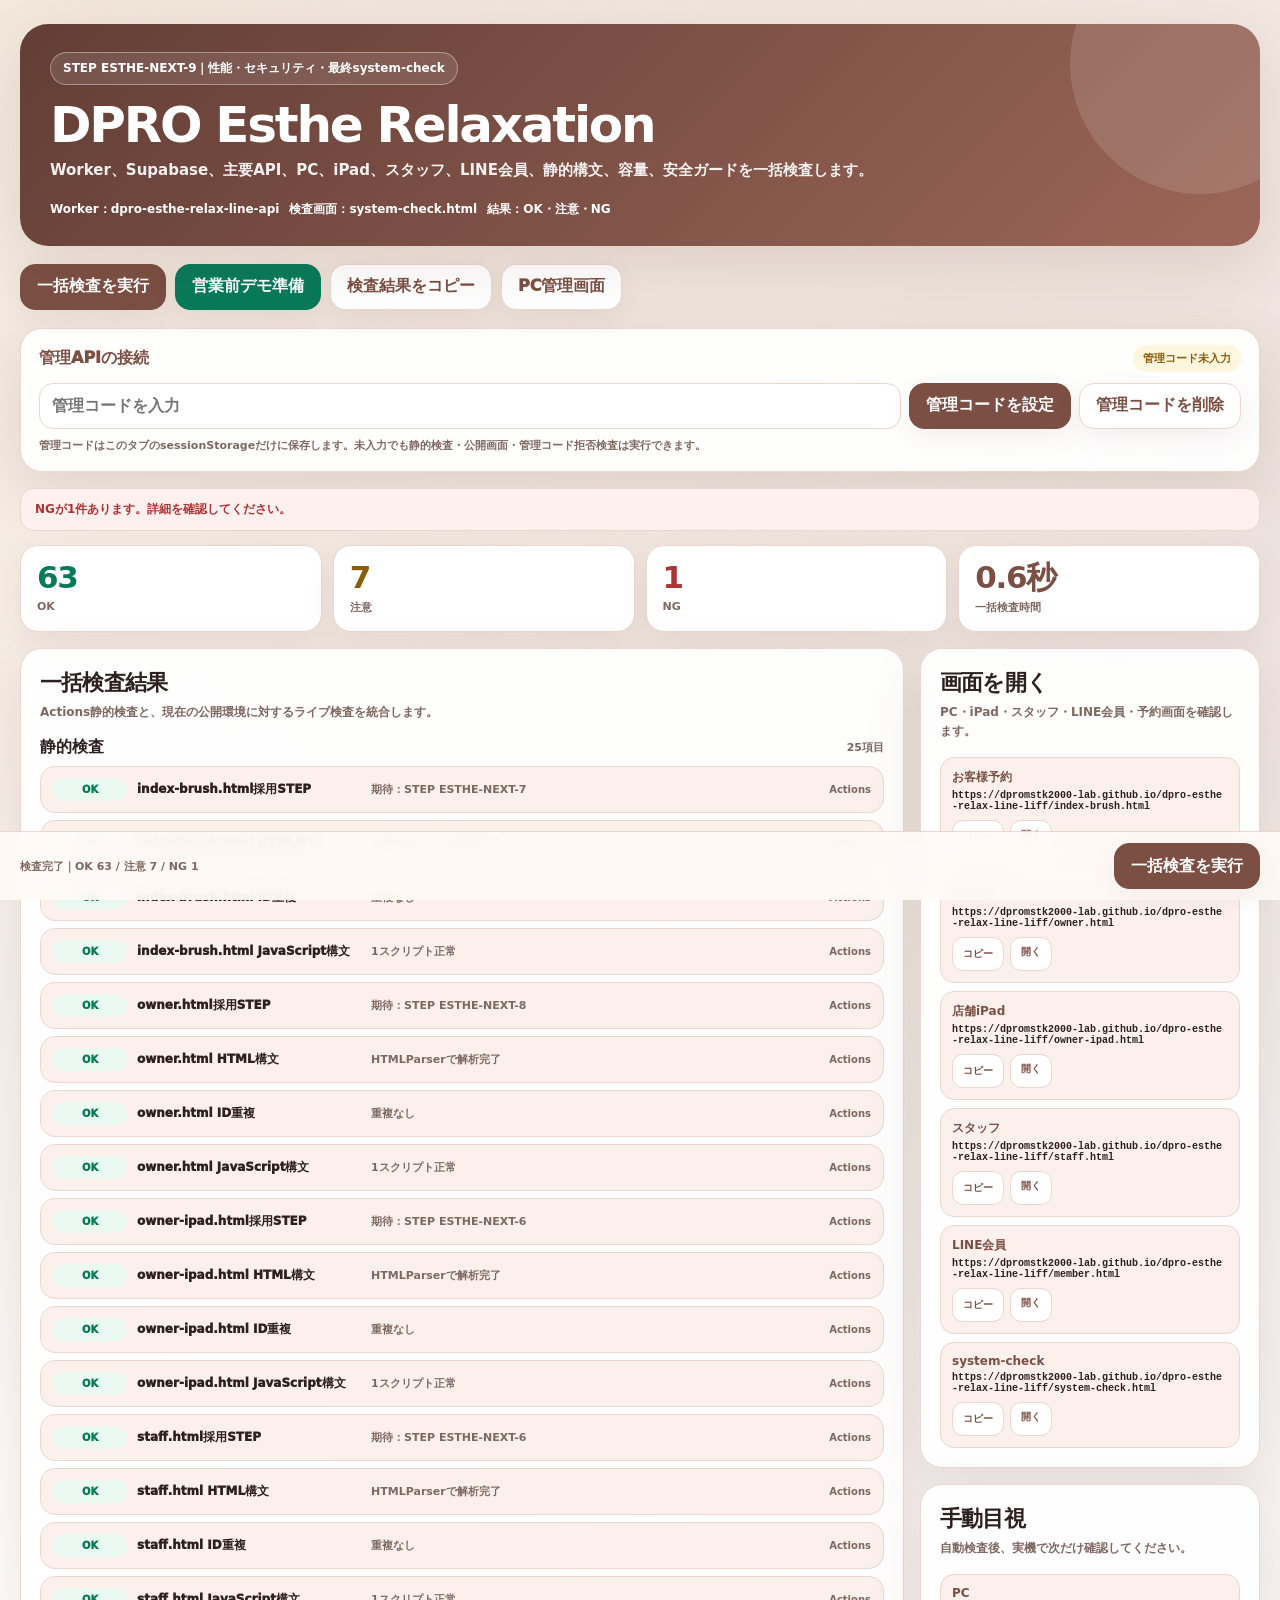
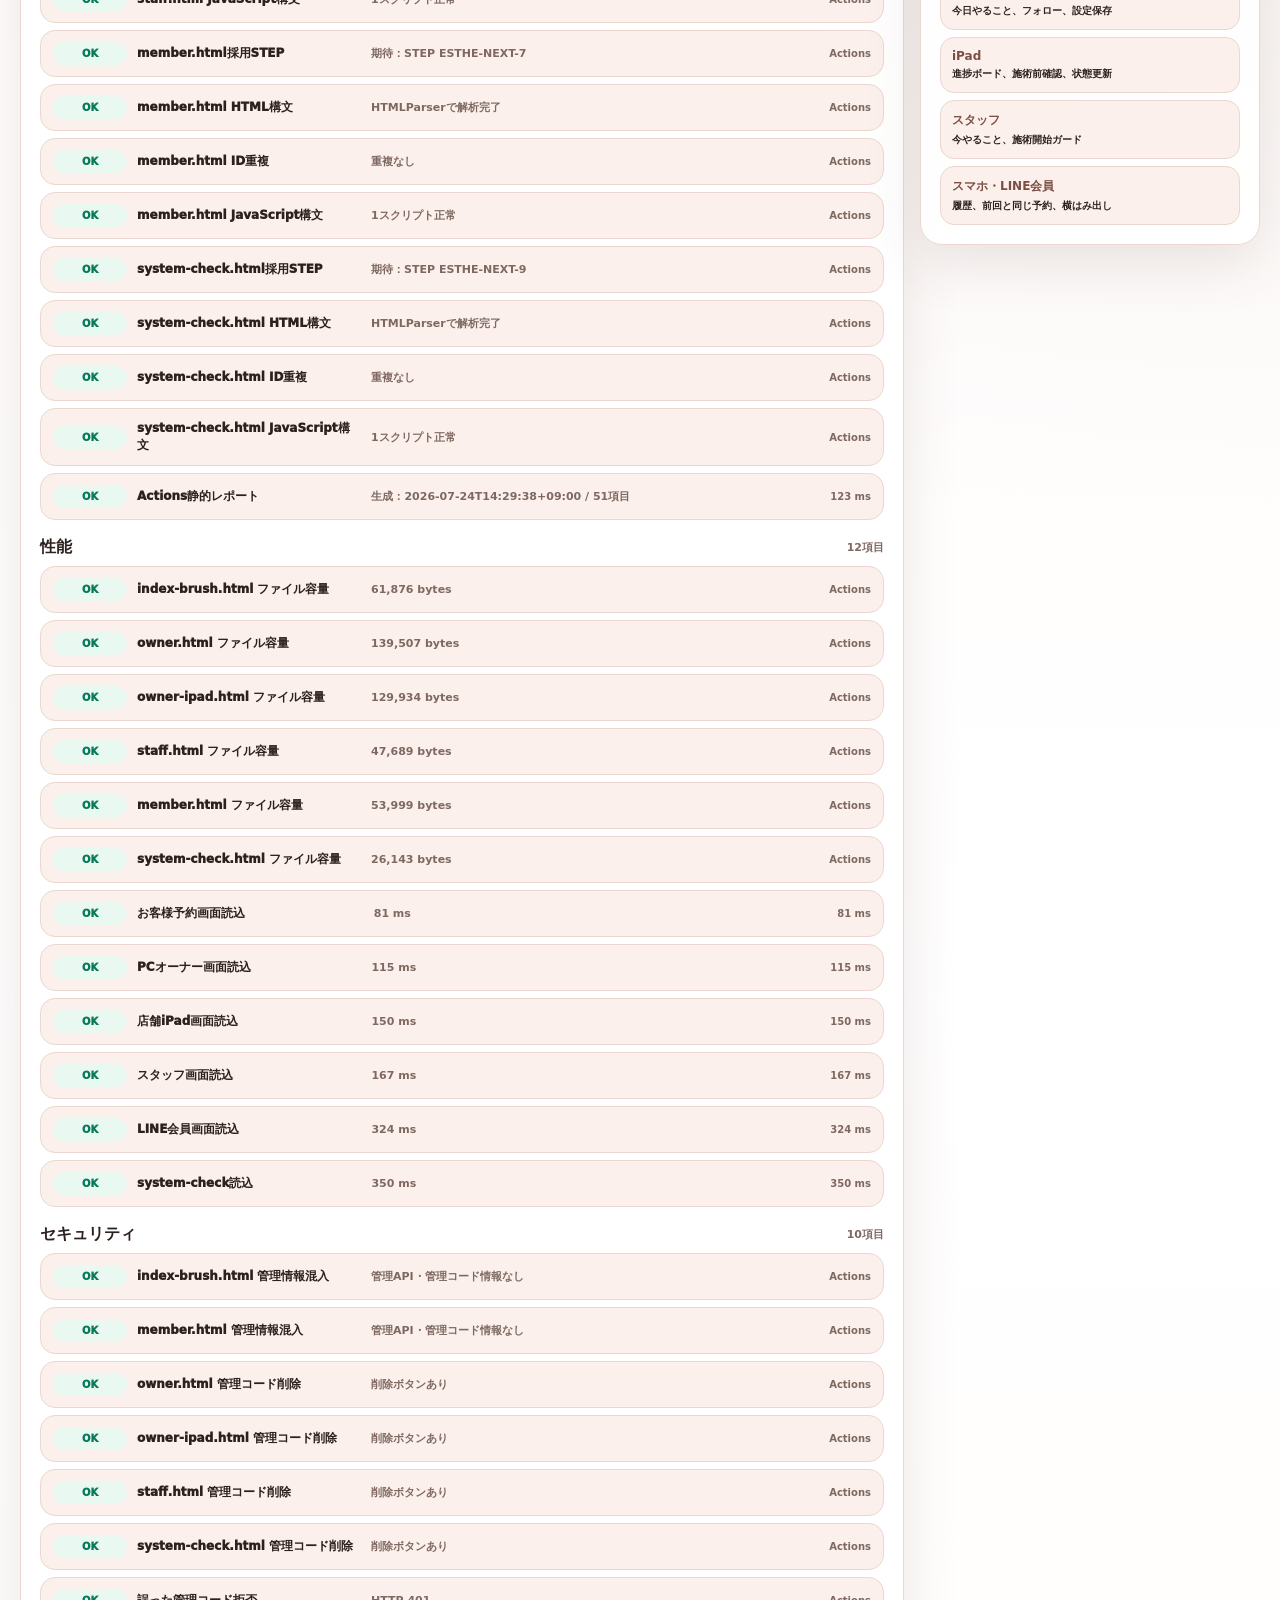
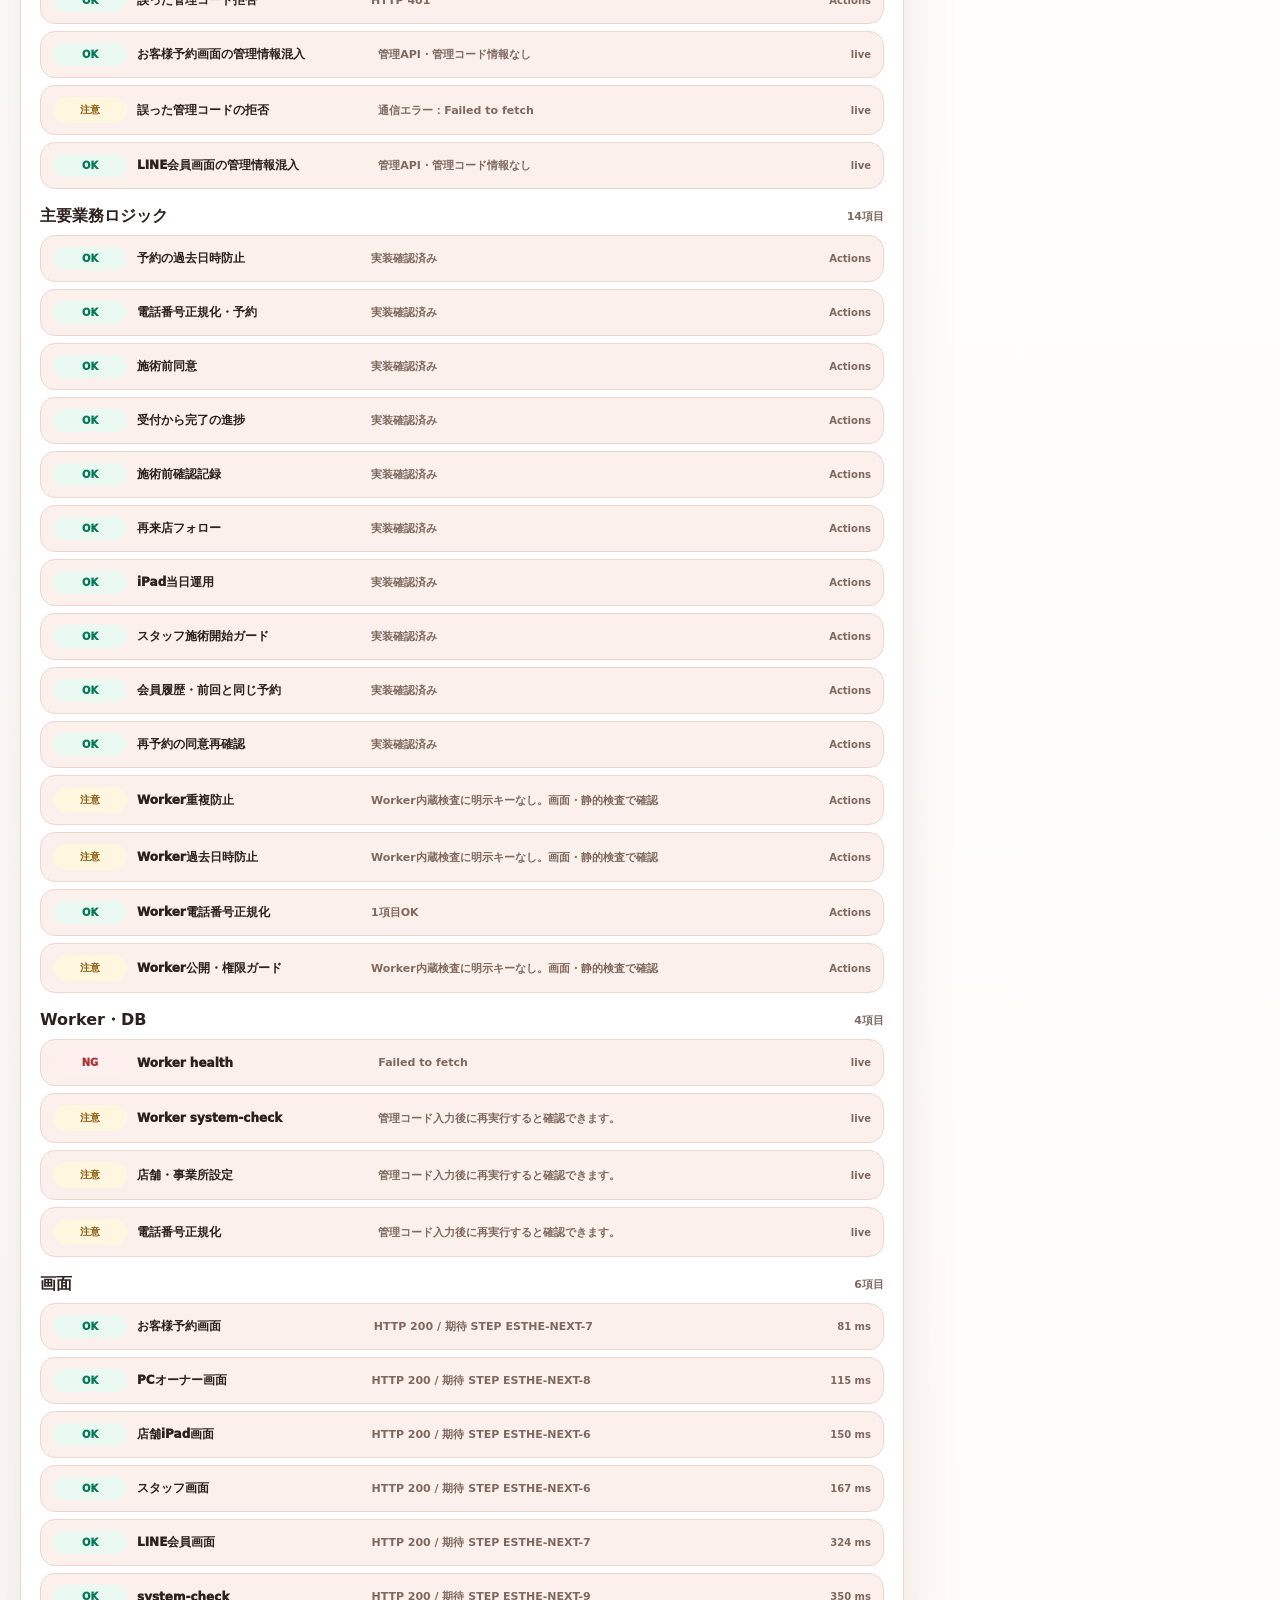
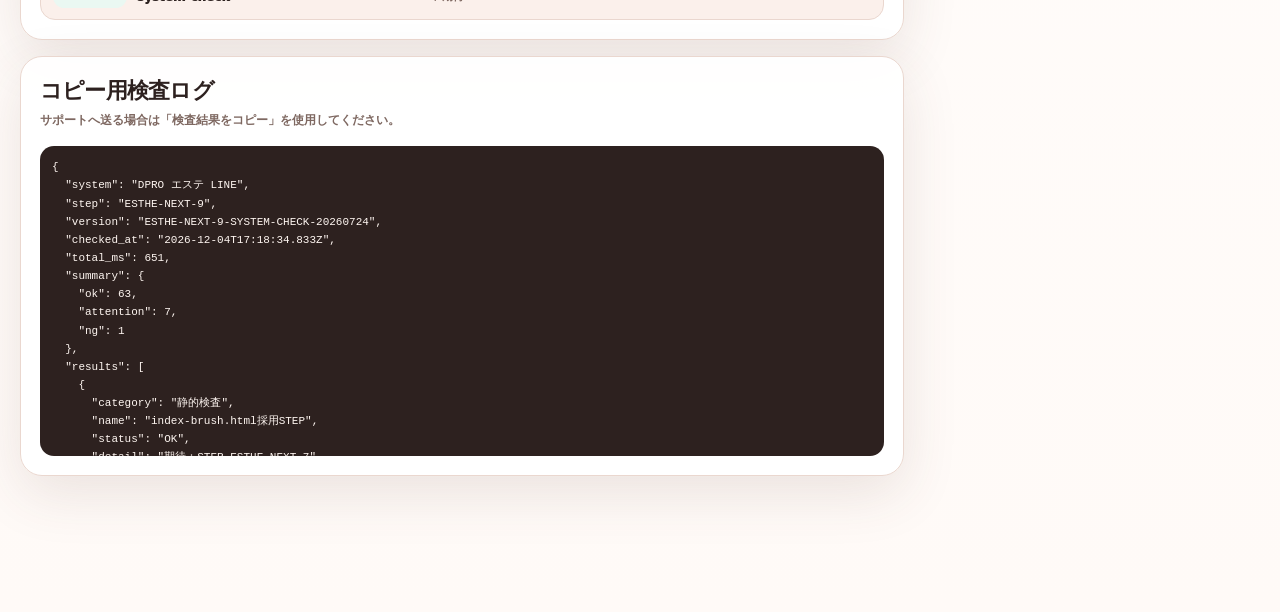
<file: system-check.html>
<!doctype html>
<!-- STEP ESTHE-NEXT-9 -->
<html lang="ja">
<head>
  <meta charset="utf-8">
  <meta name="viewport" content="width=device-width,initial-scale=1">
  <title>DPRO Esthe Relaxation｜STEP ESTHE-NEXT-9｜system-check</title>
  <style>
    :root{
      --bg:#fffaf7;--card:#fff;--soft:#fbf0eb;--soft2:#f5e2d8;
      --main:#7c4f44;--main2:#a46e5f;--gold:#b88647;
      --ok:#087a59;--ok-bg:#eaf8f2;--warn:#8b5c0b;--warn-bg:#fff6df;
      --ng:#ad3434;--ng-bg:#fff0f0;--text:#2d211f;--muted:#7e6861;
      --line:#ead7cf;--shadow:0 18px 56px rgba(91,61,52,.12);--radius:22px;
    }
    *{box-sizing:border-box}
    html,body{margin:0;min-height:100%;font-family:system-ui,-apple-system,BlinkMacSystemFont,"Segoe UI",sans-serif;color:var(--text)}
    body{
      background:
        radial-gradient(circle at 8% 0,rgba(184,134,71,.14),transparent 30%),
        radial-gradient(circle at 98% 10%,rgba(124,79,68,.13),transparent 32%),
        linear-gradient(180deg,var(--bg),#fff 48%,var(--bg));
      padding-bottom:96px;
    }
    button,input{font:inherit}
    button,a{touch-action:manipulation}
    a{text-decoration:none;color:inherit}
    .wrap{width:min(1240px,calc(100% - 28px));margin:24px auto}
    .hero{
      position:relative;overflow:hidden;padding:28px 30px;border-radius:28px;
      color:#fff;background:linear-gradient(135deg,#633e36,#9b6658);
      box-shadow:var(--shadow)
    }
    .hero:after{
      content:"";position:absolute;width:260px;height:260px;border-radius:999px;
      right:-70px;top:-90px;background:rgba(255,255,255,.12)
    }
    .badge{
      position:relative;z-index:1;display:inline-flex;padding:7px 12px;
      border:1px solid rgba(255,255,255,.36);border-radius:999px;
      background:rgba(255,255,255,.11);font-size:12px;font-weight:900
    }
    h1{position:relative;z-index:1;margin:15px 0 8px;font-size:clamp(31px,5vw,50px);line-height:1;letter-spacing:-.045em}
    .hero p{position:relative;z-index:1;margin:0;max-width:900px;color:rgba(255,255,255,.92);font-size:15px;font-weight:750;line-height:1.7}
    .hero-meta{position:relative;z-index:1;display:flex;gap:10px;flex-wrap:wrap;margin-top:17px;font-size:12px;font-weight:850}
    .toolbar{display:flex;gap:9px;flex-wrap:wrap;margin:18px 0}
    .btn{
      min-height:46px;padding:11px 16px;border:1px solid var(--line);border-radius:15px;
      background:#fff;color:var(--main);font-weight:950;cursor:pointer;
      box-shadow:0 8px 24px rgba(91,61,52,.07)
    }
    .btn.primary{background:var(--main);border-color:var(--main);color:#fff}
    .btn.success{background:var(--ok);border-color:var(--ok);color:#fff}
    .btn.warn{background:var(--warn-bg);border-color:#e8ce96;color:var(--warn)}
    .btn:disabled{opacity:.55;cursor:wait}
    .admin-access,.panel{
      border:1px solid var(--line);border-radius:var(--radius);background:rgba(255,255,255,.95);
      box-shadow:var(--shadow)
    }
    .admin-access{padding:16px 18px;margin-bottom:16px}
    .admin-head{display:flex;align-items:center;justify-content:space-between;gap:10px;flex-wrap:wrap}
    .admin-title{font-size:16px;font-weight:1000;color:var(--main)}
    .admin-status{padding:6px 10px;border-radius:999px;background:var(--warn-bg);color:var(--warn);font-size:11px;font-weight:950}
    .admin-status.ok{background:var(--ok-bg);color:var(--ok)}
    .admin-controls{display:grid;grid-template-columns:minmax(180px,1fr) auto auto;gap:8px;margin-top:11px}
    .admin-controls input{min-height:46px;padding:10px 12px;border:1px solid var(--line);border-radius:14px;font-size:16px;font-weight:900}
    .help{margin:8px 0 0;color:var(--muted);font-size:11px;font-weight:800;line-height:1.65}
    .summary{display:grid;grid-template-columns:repeat(4,1fr);gap:11px;margin-bottom:16px}
    .metric{padding:16px;border:1px solid var(--line);border-radius:18px;background:#fff;box-shadow:0 10px 30px rgba(91,61,52,.07)}
    .metric strong{display:block;font-size:31px;line-height:1;color:var(--main);letter-spacing:-.04em}
    .metric span{display:block;margin-top:7px;color:var(--muted);font-size:11px;font-weight:900}
    .metric.ok strong{color:var(--ok)}.metric.warn strong{color:var(--warn)}.metric.ng strong{color:var(--ng)}
    .layout{display:grid;grid-template-columns:1fr 340px;gap:16px;align-items:start}
    .panel{padding:19px;margin-bottom:16px}
    .panel h2{margin:0;font-size:22px;letter-spacing:-.035em}
    .sub{margin:5px 0 15px;color:var(--muted);font-size:12px;font-weight:800;line-height:1.65}
    .group{margin-top:17px}
    .group:first-child{margin-top:0}
    .group-title{display:flex;align-items:center;justify-content:space-between;gap:8px;margin-bottom:8px}
    .group-title h3{margin:0;font-size:16px}
    .group-count{font-size:11px;font-weight:900;color:var(--muted)}
    .result-list{display:grid;gap:7px}
    .result{
      display:grid;grid-template-columns:74px minmax(150px,.75fr) 1.5fr auto;
      gap:10px;align-items:center;padding:11px 12px;border:1px solid var(--line);
      border-radius:15px;background:var(--soft)
    }
    .status{display:inline-flex;justify-content:center;padding:6px 8px;border-radius:999px;font-size:10px;font-weight:1000}
    .status.OK{background:var(--ok-bg);color:var(--ok)}
    .status.注意{background:var(--warn-bg);color:var(--warn)}
    .status.NG{background:var(--ng-bg);color:var(--ng)}
    .result-name{font-size:12px;font-weight:1000}
    .result-detail{color:var(--muted);font-size:11px;font-weight:800;line-height:1.55;word-break:break-word}
    .result-ms{color:var(--muted);font-size:10px;font-weight:900;white-space:nowrap}
    .url-list{display:grid;gap:8px}
    .url-card{padding:11px;border:1px solid var(--line);border-radius:14px;background:var(--soft)}
    .url-card b{display:block;font-size:12px;color:var(--main)}
    .url-card code{display:block;margin-top:4px;font-size:10px;font-weight:800;word-break:break-all}
    .url-actions{display:flex;gap:6px;margin-top:8px}
    .mini{min-height:34px;padding:7px 10px;border:1px solid var(--line);border-radius:11px;background:#fff;color:var(--main);font-size:10px;font-weight:950;cursor:pointer}
    .log{max-height:310px;overflow:auto;padding:12px;border-radius:14px;background:#2d211f;color:#fff7f2;white-space:pre-wrap;font:11px/1.65 ui-monospace,SFMono-Regular,Menlo,Consolas,monospace}
    .notice{display:none;margin-bottom:14px;padding:12px 14px;border:1px solid var(--line);border-radius:14px;font-size:12px;font-weight:900}
    .notice.show{display:block}.notice.ok{background:var(--ok-bg);color:var(--ok)}.notice.warn{background:var(--warn-bg);color:var(--warn)}.notice.ng{background:var(--ng-bg);color:var(--ng)}
    .bottom{
      position:fixed;left:0;right:0;bottom:0;z-index:30;border-top:1px solid var(--line);
      background:rgba(255,250,247,.93);backdrop-filter:blur(14px)
    }
    .bottom-inner{width:min(1240px,calc(100% - 28px));margin:auto;display:flex;align-items:center;justify-content:space-between;gap:10px;padding:11px 0}
    .bottom-text{overflow:hidden;text-overflow:ellipsis;white-space:nowrap;color:var(--muted);font-size:11px;font-weight:900}
    @media(max-width:960px){.layout{grid-template-columns:1fr}.summary{grid-template-columns:repeat(2,1fr)}}
    @media(max-width:700px){
      .wrap{width:min(100% - 18px,1240px);margin-top:10px}.hero{padding:21px 18px;border-radius:22px}
      .admin-controls{grid-template-columns:1fr}.summary{grid-template-columns:1fr 1fr}
      .result{grid-template-columns:65px 1fr}.result-detail,.result-ms{grid-column:2}
      .toolbar{display:grid;grid-template-columns:1fr 1fr}.toolbar .btn{width:100%}
      .bottom-inner{align-items:stretch;flex-direction:column}.bottom .btn{width:100%}
    }
  </style>
</head>
<body>
  <main class="wrap">
    <section class="hero">
      <div class="badge">STEP ESTHE-NEXT-9｜性能・セキュリティ・最終system-check</div>
      <h1>DPRO Esthe Relaxation</h1>
      <p>Worker、Supabase、主要API、PC、iPad、スタッフ、LINE会員、静的構文、容量、安全ガードを一括検査します。</p>
      <div class="hero-meta">
        <span>Worker：dpro-esthe-relax-line-api</span>
        <span>検査画面：system-check.html</span>
        <span>結果：OK・注意・NG</span>
      </div>
    </section>

    <div class="toolbar">
      <button class="btn primary" id="runAllBtn" type="button">一括検査を実行</button>
      <button class="btn success" id="prepareBtn" type="button">営業前デモ準備</button>
      <button class="btn" id="copyBtn" type="button">検査結果をコピー</button>
      <a class="btn" href="owner.html" target="_blank" rel="noopener">PC管理画面</a>
    </div>

    <section class="admin-access" aria-label="管理コード">
      <div class="admin-head">
        <div class="admin-title">管理APIの接続</div>
        <span class="admin-status" id="adminStatus">管理コード未入力</span>
      </div>
      <div class="admin-controls">
        <!-- ESTHE-NEXT-HF1-R2-SYSTEM-CHECK-CLEAR -->
        <input id="adminCode" type="password" inputmode="numeric"
          name="dpro_esthe_system_check_admin_code"
          autocomplete="new-password" autocapitalize="off" spellcheck="false"
          aria-autocomplete="none" data-lpignore="true" data-1p-ignore="true"
          placeholder="管理コードを入力">
        <button class="btn primary" id="adminSave" type="button">管理コードを設定</button>
        <button class="btn" id="dproAdminClear" type="button">管理コードを削除</button>
      </div>
      <p class="help">管理コードはこのタブのsessionStorageだけに保存します。未入力でも静的検査・公開画面・管理コード拒否検査は実行できます。</p>
    </section>

    <div class="notice" id="notice"></div>

    <section class="summary">
      <div class="metric ok"><strong id="okCount">0</strong><span>OK</span></div>
      <div class="metric warn"><strong id="warnCount">0</strong><span>注意</span></div>
      <div class="metric ng"><strong id="ngCount">0</strong><span>NG</span></div>
      <div class="metric"><strong id="totalTime">-</strong><span>一括検査時間</span></div>
    </section>

    <div class="layout">
      <section>
        <div class="panel">
          <h2>一括検査結果</h2>
          <p class="sub">Actions静的検査と、現在の公開環境に対するライブ検査を統合します。</p>
          <div id="resultGroups"></div>
        </div>
        <div class="panel">
          <h2>コピー用検査ログ</h2>
          <p class="sub">サポートへ送る場合は「検査結果をコピー」を使用してください。</p>
          <div class="log" id="log">未実行です。</div>
        </div>
      </section>

      <aside>
        <div class="panel">
          <h2>画面を開く</h2>
          <p class="sub">PC・iPad・スタッフ・LINE会員・予約画面を確認します。</p>
          <div class="url-list" id="urlList"></div>
        </div>
        <div class="panel">
          <h2>手動目視</h2>
          <p class="sub">自動検査後、実機で次だけ確認してください。</p>
          <div class="result-list">
            <div class="url-card"><b>PC</b><code>今日やること、フォロー、設定保存</code></div>
            <div class="url-card"><b>iPad</b><code>進捗ボード、施術前確認、状態更新</code></div>
            <div class="url-card"><b>スタッフ</b><code>今やること、施術開始ガード</code></div>
            <div class="url-card"><b>スマホ・LINE会員</b><code>履歴、前回と同じ予約、横はみ出し</code></div>
          </div>
        </div>
      </aside>
    </div>
  </main>

  <div class="bottom">
    <div class="bottom-inner">
      <div class="bottom-text" id="bottomText">一括検査を実行してください。</div>
      <button class="btn primary" id="bottomRunBtn" type="button">一括検査を実行</button>
    </div>
  </div>

  <script>
    const STEP = "ESTHE-NEXT-9";
    const VERSION = "ESTHE-NEXT-9-SYSTEM-CHECK-20260724";
    const API_BASE = "https://dpro-esthe-relax-line-api.dpromstk2000.workers.dev";
    const FRONT_BASE = "https://dpromstk2000-lab.github.io/dpro-esthe-relax-line-liff";
    const STATIC_REPORT_URL = `${FRONT_BASE}/esthe-next9-static-report.json`;
    const ADMIN_STORAGE_KEY = "dpro_esthe_admin_secret";
    let ADMIN_KEY = sessionStorage.getItem(ADMIN_STORAGE_KEY) || "";
    let RUNNING = false;
    let RESULTS = [];
    let STARTED_AT = 0;

    const PAGES = [
      {key:"booking", category:"画面", name:"お客様予約画面", file:"index-brush.html", marker:"STEP ESTHE-NEXT-7", public:true},
      {key:"owner", category:"画面", name:"PCオーナー画面", file:"owner.html", marker:"STEP ESTHE-NEXT-8"},
      {key:"ipad", category:"画面", name:"店舗iPad画面", file:"owner-ipad.html", marker:"STEP ESTHE-NEXT-6"},
      {key:"staff", category:"画面", name:"スタッフ画面", file:"staff.html", marker:"STEP ESTHE-NEXT-6"},
      {key:"member", category:"画面", name:"LINE会員画面", file:"member.html", marker:"STEP ESTHE-NEXT-7", public:true},
      {key:"system", category:"画面", name:"system-check", file:"system-check.html", marker:"STEP ESTHE-NEXT-9"}
    ];

    const URLS = [
      ["お客様予約",`${FRONT_BASE}/index-brush.html`],
      ["PC管理",`${FRONT_BASE}/owner.html`],
      ["店舗iPad",`${FRONT_BASE}/owner-ipad.html`],
      ["スタッフ",`${FRONT_BASE}/staff.html`],
      ["LINE会員",`${FRONT_BASE}/member.html`],
      ["system-check",`${FRONT_BASE}/system-check.html`]
    ];

    const $ = id => document.getElementById(id);
    const escapeHtml = value => String(value ?? "")
      .replaceAll("&","&amp;").replaceAll("<","&lt;").replaceAll(">","&gt;")
      .replaceAll('"',"&quot;").replaceAll("'","&#039;");

    function setNotice(type,message){
      const el=$("notice");
      el.className=`notice show ${type}`;
      el.textContent=message;
    }

    function resetAdminCodeVisual(){
      const input=$("adminCode");
      if(!input)return;
      input.value="";
      input.defaultValue="";
      input.removeAttribute("value");
      input.setAttribute("autocomplete","new-password");
    }

    function setAdminStatus(){
      $("adminStatus").textContent=ADMIN_KEY ? "管理コード設定済み" : "管理コード未入力";
      $("adminStatus").classList.toggle("ok",Boolean(ADMIN_KEY));
      $("adminCode").placeholder=ADMIN_KEY ? "管理コード設定済み" : "管理コードを入力";
      resetAdminCodeVisual();
    }

    function addResult(category,name,status,detail="",ms=null,source="live"){
      const normalized=["OK","注意","NG"].includes(status)?status:"注意";
      RESULTS.push({category,name,status:normalized,detail,ms,source,checked_at:new Date().toISOString()});
      renderResults();
    }

    function renderResults(){
      const groups={};
      RESULTS.forEach(item=>(groups[item.category]??=[]).push(item));
      $("resultGroups").innerHTML=Object.entries(groups).map(([category,items])=>`
        <section class="group">
          <div class="group-title"><h3>${escapeHtml(category)}</h3><span class="group-count">${items.length}項目</span></div>
          <div class="result-list">
            ${items.map(item=>`
              <div class="result">
                <span class="status ${escapeHtml(item.status)}">${escapeHtml(item.status)}</span>
                <div class="result-name">${escapeHtml(item.name)}</div>
                <div class="result-detail">${escapeHtml(item.detail || "-")}</div>
                <div class="result-ms">${item.ms == null ? escapeHtml(item.source) : `${Math.round(item.ms)} ms`}</div>
              </div>
            `).join("")}
          </div>
        </section>
      `).join("");

      const ok=RESULTS.filter(x=>x.status==="OK").length;
      const warn=RESULTS.filter(x=>x.status==="注意").length;
      const ng=RESULTS.filter(x=>x.status==="NG").length;
      $("okCount").textContent=ok;
      $("warnCount").textContent=warn;
      $("ngCount").textContent=ng;
      $("bottomText").textContent=RUNNING
        ? `検査中｜OK ${ok} / 注意 ${warn} / NG ${ng}`
        : `検査完了｜OK ${ok} / 注意 ${warn} / NG ${ng}`;
      $("log").textContent=JSON.stringify(buildReport(),null,2);
    }

    function buildReport(){
      return {
        system:"DPRO エステ LINE",
        step:STEP,
        version:VERSION,
        checked_at:new Date().toISOString(),
        total_ms:STARTED_AT ? Math.round(performance.now()-STARTED_AT) : null,
        summary:{
          ok:RESULTS.filter(x=>x.status==="OK").length,
          attention:RESULTS.filter(x=>x.status==="注意").length,
          ng:RESULTS.filter(x=>x.status==="NG").length
        },
        results:RESULTS
      };
    }

    async function timedFetch(url,options={}){
      const start=performance.now();
      const response=await fetch(url,{cache:"no-store",...options});
      const text=await response.text();
      let data=null;
      try{data=text?JSON.parse(text):null}catch(error){data={raw:text}}
      return {response,data,text,ms:performance.now()-start};
    }

    async function loadStaticReport(){
      try{
        const {response,data,ms}=await timedFetch(`${STATIC_REPORT_URL}?t=${Date.now()}`);
        if(!response.ok || !data?.items) throw new Error(`HTTP ${response.status}`);
        data.items.forEach(item=>addResult(
          item.category || "静的検査",
          item.name || item.key || "検査",
          item.status || "注意",
          item.detail || "",
          item.ms ?? null,
          "Actions"
        ));
        addResult("静的検査","Actions静的レポート","OK",`生成：${data.generated_at_jst || "-"} / ${data.items.length}項目`,ms);
      }catch(error){
        addResult("静的検査","Actions静的レポート","NG",error.message);
      }
    }

    async function checkHealth(){
      try{
        const {response,data,ms}=await timedFetch(`${API_BASE}/api/health?t=${Date.now()}`);
        const ok=response.ok && data?.ok===true;
        addResult("Worker・DB","Worker health",ok?"OK":"NG",`HTTP ${response.status} / version ${data?.version || "-"}`,ms);
      }catch(error){
        addResult("Worker・DB","Worker health","NG",error.message);
      }
    }

    async function checkAdminRejection(){
      try{
        const {response,data,ms}=await timedFetch(`${API_BASE}/api/admin/system-check?t=${Date.now()}`,{
          headers:{"Accept":"application/json","x-admin-secret":"DPRO-NEXT-WRONG-CODE"}
        });
        const rejected=[400,401,403].includes(response.status) || data?.ok===false;
        addResult("セキュリティ","誤った管理コードの拒否",rejected?"OK":"NG",`HTTP ${response.status}`,ms);
      }catch(error){
        addResult("セキュリティ","誤った管理コードの拒否","注意",`通信エラー：${error.message}`);
      }
    }

    async function adminJson(path,name){
      if(!ADMIN_KEY){
        addResult("Worker・DB",name,"注意","管理コード入力後に再実行すると確認できます。");
        return null;
      }
      try{
        const {response,data,ms}=await timedFetch(`${API_BASE}${path}${path.includes("?")?"&":"?"}t=${Date.now()}`,{
          headers:{"Accept":"application/json","x-admin-secret":ADMIN_KEY}
        });
        const ok=response.ok && data?.ok!==false;
        addResult("Worker・DB",name,ok?"OK":"NG",`HTTP ${response.status}`,ms);
        return ok?data:null;
      }catch(error){
        addResult("Worker・DB",name,"NG",error.message);
        return null;
      }
    }

    function flattenBooleanChecks(value,prefix="",out=[]){
      if(!value || typeof value!=="object") return out;
      Object.entries(value).forEach(([key,item])=>{
        const path=prefix?`${prefix}.${key}`:key;
        if(typeof item==="boolean") out.push([path,item]);
        else if(item && typeof item==="object") flattenBooleanChecks(item,path,out);
      });
      return out;
    }

    function appendWorkerChecks(system){
      if(!system) return;
      const checks=flattenBooleanChecks(system.checks || system.tests || {});
      if(!checks.length){
        addResult("主要業務ロジック","Worker内蔵検査","注意","boolean形式の内蔵検査項目を取得できませんでした。");
        return;
      }
      checks.slice(0,40).forEach(([key,value])=>{
        addResult("主要業務ロジック",key,value?"OK":"NG",value?"Worker判定OK":"Worker判定NG",null,"Worker");
      });
    }

    async function checkPages(){
      await Promise.all(PAGES.map(async page=>{
        try{
          const {response,text,ms}=await timedFetch(`${FRONT_BASE}/${page.file}?next9=${Date.now()}`);
          const markerOk=response.ok && text.includes(page.marker);
          const speedStatus=ms<=1200?"OK":ms<=2500?"注意":"NG";
          addResult("画面",page.name,markerOk?"OK":"NG",`HTTP ${response.status} / 期待 ${page.marker}`,ms);
          addResult("性能",`${page.name}読込`,speedStatus,`${Math.round(ms)} ms`,ms);
          if(page.public){
            const leaks=["x-admin-secret","DEMO_ADMIN_CODE","ADMIN_STORAGE_KEY","/api/admin/"].filter(token=>text.includes(token));
            addResult("セキュリティ",`${page.name}の管理情報混入`,leaks.length?"NG":"OK",leaks.length?leaks.join(", "):"管理API・管理コード情報なし");
          }
        }catch(error){
          addResult("画面",page.name,"NG",error.message);
        }
      }));
    }

    async function checkLive(){
      await Promise.all([checkHealth(),checkAdminRejection(),checkPages()]);
      const [system,settings,phone]=await Promise.all([
        adminJson("/api/admin/system-check","Worker system-check"),
        adminJson("/api/admin/settings","店舗・事業所設定"),
        adminJson("/api/admin/phone-normalize-check","電話番号正規化")
      ]);
      appendWorkerChecks(system);
      if(settings){
        const menuCount=(settings.menus||[]).length;
        const staffCount=(settings.staff||[]).length;
        addResult("主要業務ロジック","有効メニュー・スタッフ",menuCount&&staffCount?"OK":"注意",`メニュー ${menuCount} / スタッフ ${staffCount}`);
      }
      if(phone){
        addResult("主要業務ロジック","電話番号正規化結果",phone.ok===true?"OK":"NG",`${(phone.samples||[]).length}サンプル`);
      }
    }

    async function runAll(){
      if(RUNNING)return;
      RUNNING=true;RESULTS=[];STARTED_AT=performance.now();
      ["runAllBtn","bottomRunBtn","prepareBtn"].forEach(id=>$(id).disabled=true);
      setNotice("warn","静的検査と公開環境のライブ検査を実行中です。");
      renderResults();
      await loadStaticReport();
      await checkLive();
      RUNNING=false;
      const report=buildReport();
      $("totalTime").textContent=`${(report.total_ms/1000).toFixed(1)}秒`;
      ["runAllBtn","bottomRunBtn","prepareBtn"].forEach(id=>$(id).disabled=false);
      const type=report.summary.ng?"ng":report.summary.attention?"warn":"ok";
      setNotice(type,report.summary.ng
        ?`NGが${report.summary.ng}件あります。詳細を確認してください。`
        :report.summary.attention
          ?`自動検査は完了しました。注意が${report.summary.attention}件あります。`
          :"全自動検査がOKです。");
      renderResults();
    }

    async function prepareDemo(){
      if(!ADMIN_KEY){setNotice("warn","管理コードを設定してから営業前デモ準備を実行してください。");return}
      if(!confirm("本日基準のデモデータを準備しますか？"))return;
      $("prepareBtn").disabled=true;
      try{
        const {response,data}=await timedFetch(`${API_BASE}/api/admin/demo/prepare?t=${Date.now()}`,{
          headers:{"Accept":"application/json","x-admin-secret":ADMIN_KEY}
        });
        if(!response.ok || data?.ok===false)throw new Error(data?.message||data?.error||`HTTP ${response.status}`);
        setNotice("ok","営業前デモ準備が完了しました。一括検査を再実行します。");
        await runAll();
      }catch(error){
        setNotice("ng",`営業前デモ準備に失敗しました：${error.message}`);
      }finally{$("prepareBtn").disabled=false}
    }

    async function copyReport(){
      const text=JSON.stringify(buildReport(),null,2);
      try{await navigator.clipboard.writeText(text);setNotice("ok","検査結果をコピーしました。")}
      catch(error){
        const ta=document.createElement("textarea");ta.value=text;document.body.appendChild(ta);ta.select();document.execCommand("copy");ta.remove();
        setNotice("ok","検査結果をコピーしました。");
      }
    }

    function renderUrls(){
      $("urlList").innerHTML=URLS.map(([name,url])=>`
        <div class="url-card">
          <b>${escapeHtml(name)}</b><code>${escapeHtml(url)}</code>
          <div class="url-actions">
            <button class="mini" type="button" data-copy-url="${escapeHtml(url)}">コピー</button>
            <a class="mini" href="${escapeHtml(url)}" target="_blank" rel="noopener">開く</a>
          </div>
        </div>
      `).join("");
    }

    $("adminSave").addEventListener("click",()=>{
      const value=$("adminCode").value.trim();
      if(!value){setNotice("warn","管理コードを入力してください。");return}
      sessionStorage.setItem(ADMIN_STORAGE_KEY,value);ADMIN_KEY=value;setAdminStatus();
      setNotice("ok","管理コードをこのタブへ設定しました。");
    });
    $("dproAdminClear").addEventListener("click",event=>{
      event.preventDefault();
      sessionStorage.removeItem(ADMIN_STORAGE_KEY);
      ADMIN_KEY="";
      setAdminStatus();
      $("adminCode").blur();
      setNotice("warn","管理コードを削除しました。");
      [0,100,500,1000].forEach(delay=>{
        window.setTimeout(()=>{
          if(!ADMIN_KEY)resetAdminCodeVisual();
        },delay);
      });
    });
    $("adminCode").addEventListener("keydown",event=>{if(event.key==="Enter")$("adminSave").click()});
    $("runAllBtn").addEventListener("click",runAll);
    $("bottomRunBtn").addEventListener("click",runAll);
    $("prepareBtn").addEventListener("click",prepareDemo);
    $("copyBtn").addEventListener("click",copyReport);
    document.addEventListener("click",event=>{
      const button=event.target.closest("[data-copy-url]");
      if(button)navigator.clipboard.writeText(button.dataset.copyUrl).then(()=>setNotice("ok","URLをコピーしました。"));
    });

    renderUrls();
    setAdminStatus();
    runAll();
  </script>
</body>
</html>
</file>
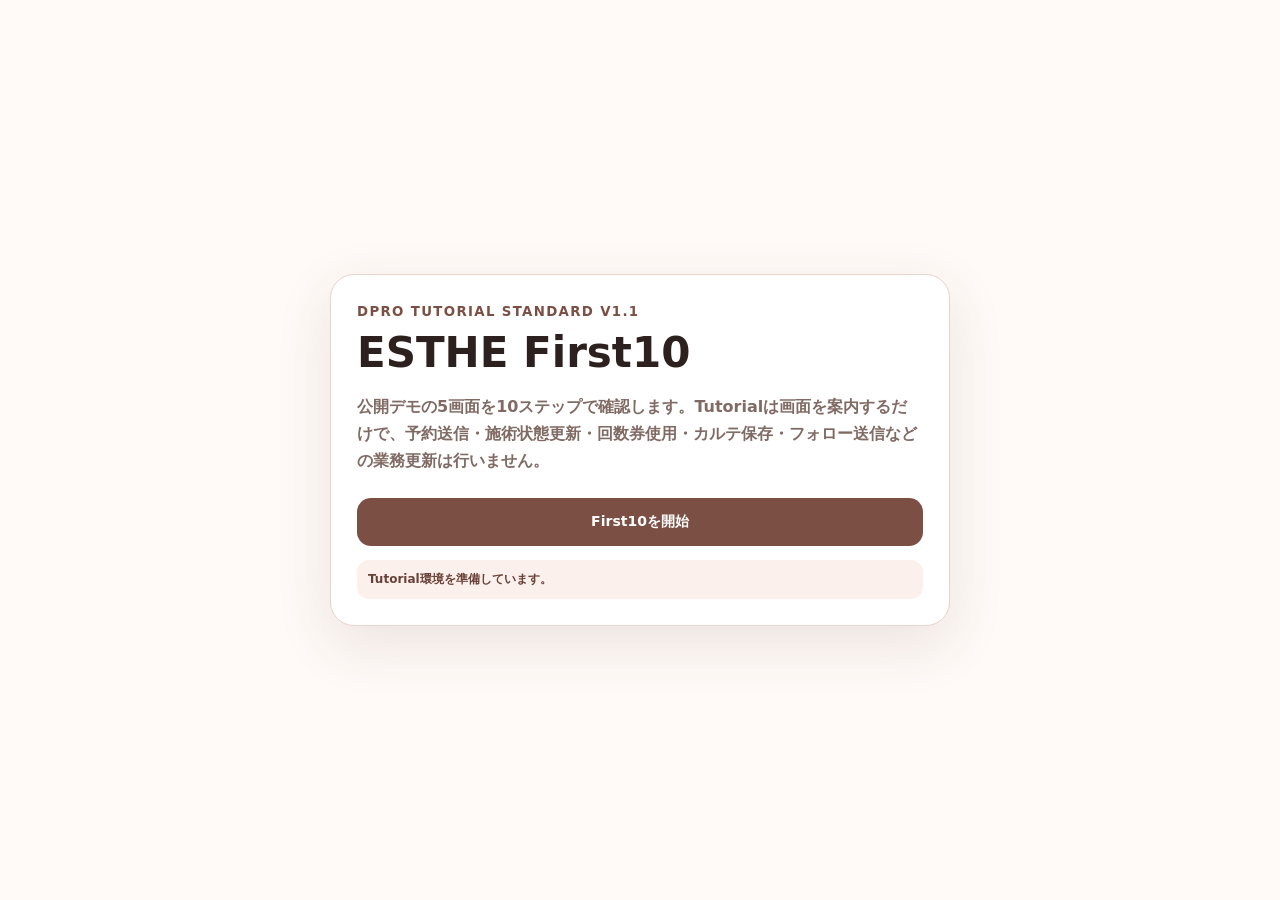
<file: tutorial-start.html>
<!doctype html>
<html lang="ja">
<head>
<meta charset="utf-8">
<meta name="viewport" content="width=device-width,initial-scale=1,viewport-fit=cover">
<meta name="robots" content="noindex,nofollow,noarchive">
<title>DPRO ESTHE Tutorial Start</title>
<style>
*{box-sizing:border-box}body{margin:0;min-height:100vh;display:grid;place-items:center;padding:20px;background:#fffaf7;color:#2d211f;font-family:system-ui,-apple-system,BlinkMacSystemFont,"Segoe UI","Noto Sans JP",sans-serif}
main{width:min(620px,100%);padding:26px;border:1px solid #ead4cb;border-radius:24px;background:#fff;box-shadow:0 18px 56px rgba(91,61,52,.12)}
small{color:#7c4f44;font-weight:900;letter-spacing:.1em}h1{margin:8px 0 7px;font-size:clamp(27px,6vw,42px)}p{color:#806b64;line-height:1.7;font-weight:700}
button{width:100%;min-height:48px;margin-top:8px;border:0;border-radius:14px;background:#7c4f44;color:#fff;font:900 14px system-ui;cursor:pointer}
button:focus-visible{outline:3px solid #0f8a6a;outline-offset:3px}#status{margin-top:14px;padding:11px;border-radius:12px;background:#fbf0eb;color:#684038;font-size:12px;font-weight:800}
</style>
</head>
<body>
<main>
<small>DPRO TUTORIAL STANDARD V1.1</small>
<h1>ESTHE First10</h1>
<p>公開デモの5画面を10ステップで確認します。Tutorialは画面を案内するだけで、予約送信・施術状態更新・回数券使用・カルテ保存・フォロー送信などの業務更新は行いません。</p>
<button id="start" type="button">First10を開始</button>
<div id="status" role="status">Tutorial環境を準備しています。</div>
</main>
<script>
const SW='./tutorial-sw.js?v=ESTHE-R3-SW-20260828';
const TARGET='./demo-guide.html?dpro_tutorial=1';
async function ensureServiceWorker(){
  if(!('serviceWorker' in navigator)) throw new Error('このブラウザはService Workerに対応していません。');
  const reg=await navigator.serviceWorker.register(SW,{scope:'./'});
  await navigator.serviceWorker.ready;
  if(!navigator.serviceWorker.controller){
    await new Promise(resolve=>{
      const done=()=>{navigator.serviceWorker.removeEventListener('controllerchange',done);resolve();};
      navigator.serviceWorker.addEventListener('controllerchange',done);
      setTimeout(resolve,3000);
    });
  }
  return reg;
}
async function go(){
  const status=document.getElementById('status');
  status.textContent='Tutorialを開始します。';
  try{
    await ensureServiceWorker();
    location.href=TARGET;
  }catch(error){
    status.textContent='Tutorialを開始できません：'+error.message;
  }
}
document.getElementById('start').addEventListener('click',go);
(async()=>{
  try{
    await ensureServiceWorker();
    document.getElementById('status').textContent='準備完了。First10を開始できます。';
    const p=new URLSearchParams(location.search);
    if(p.get('auto')==='1') go();
  }catch(error){
    document.getElementById('status').textContent='準備エラー：'+error.message;
  }
})();
</script>
</body>
</html>
</file>
